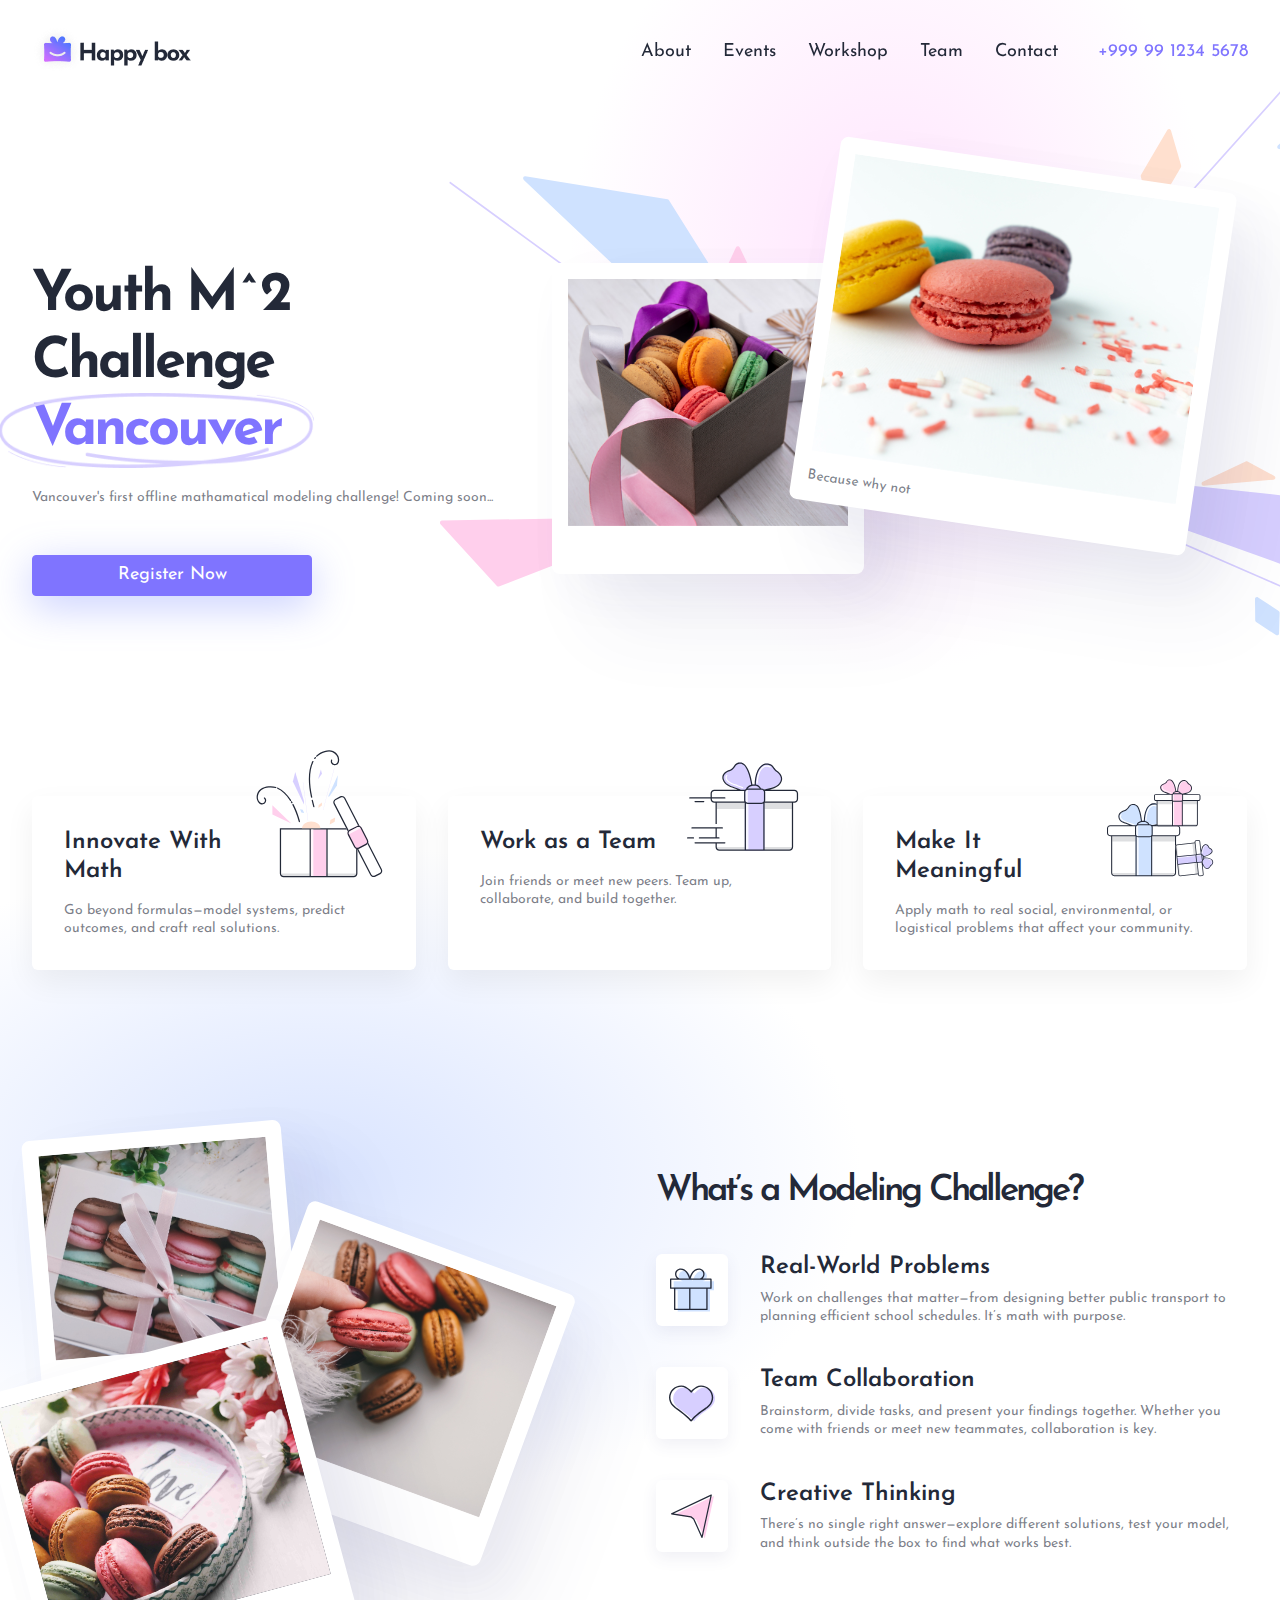
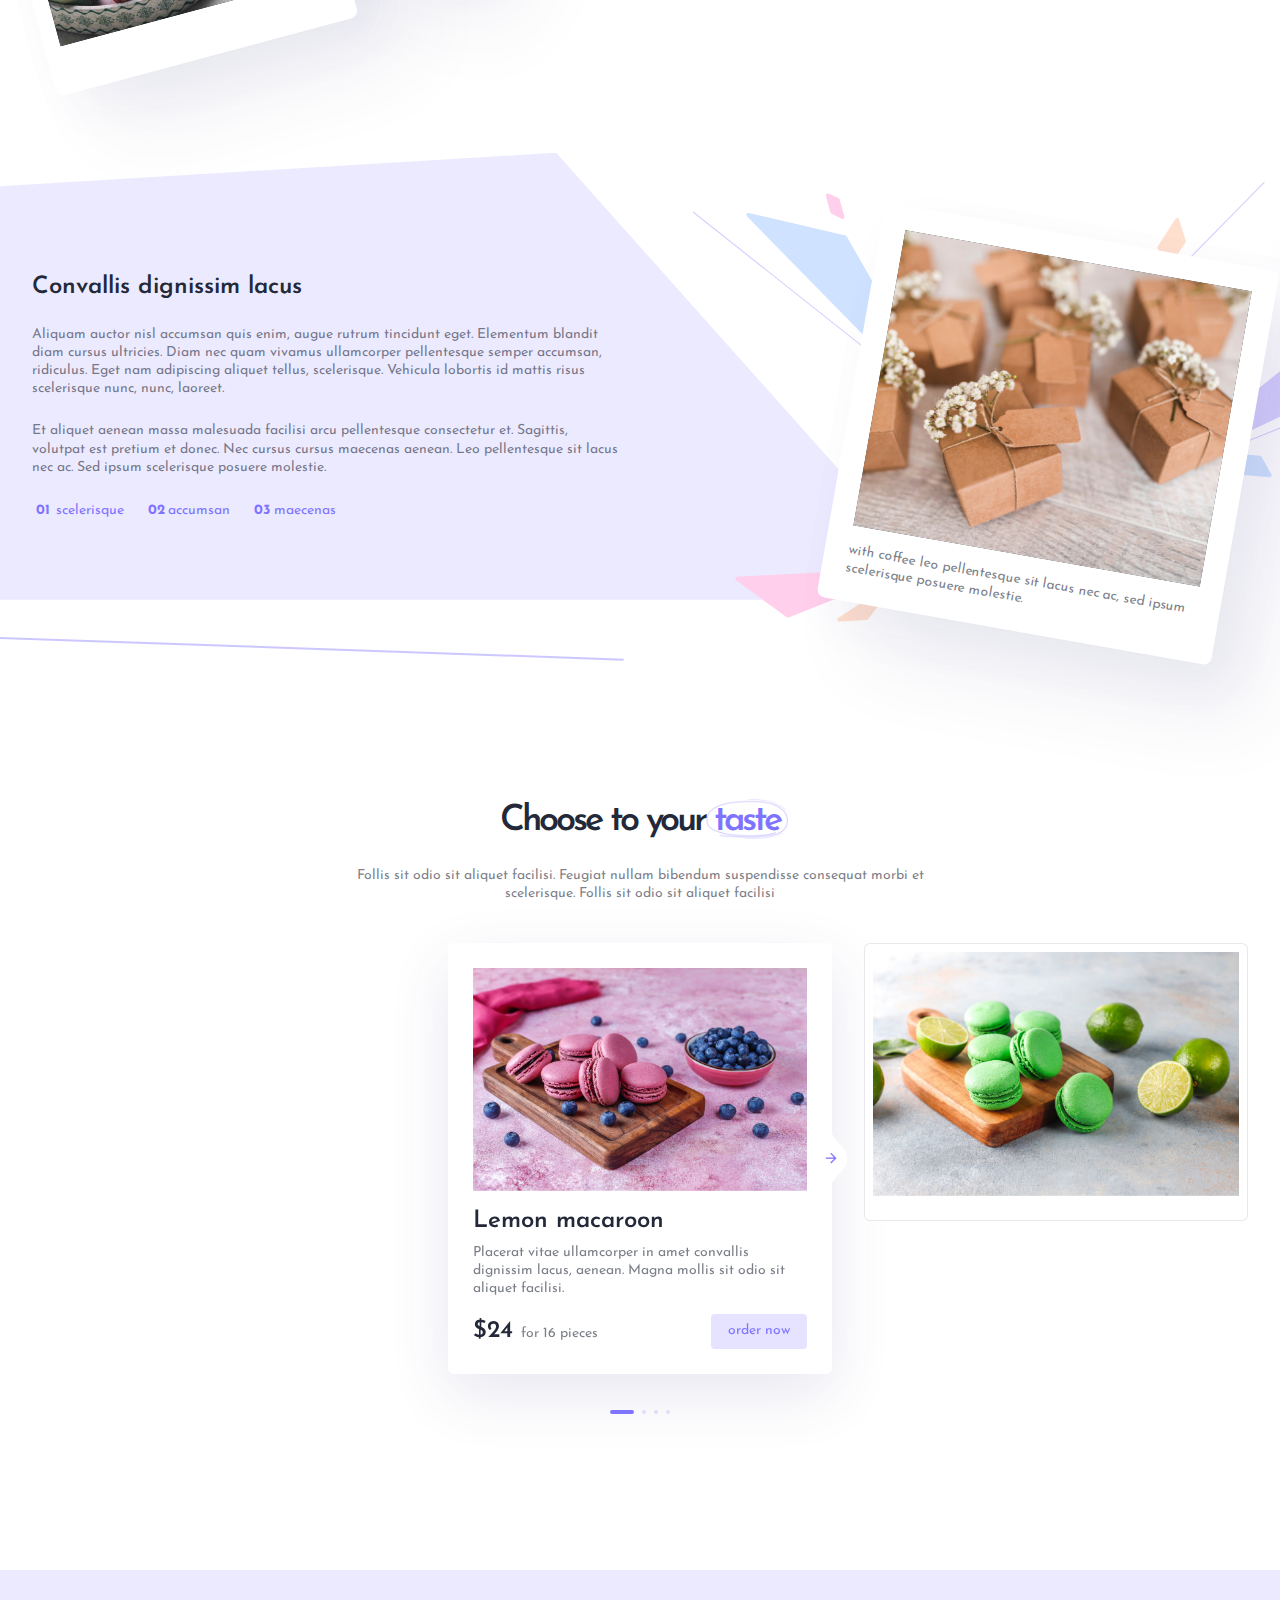
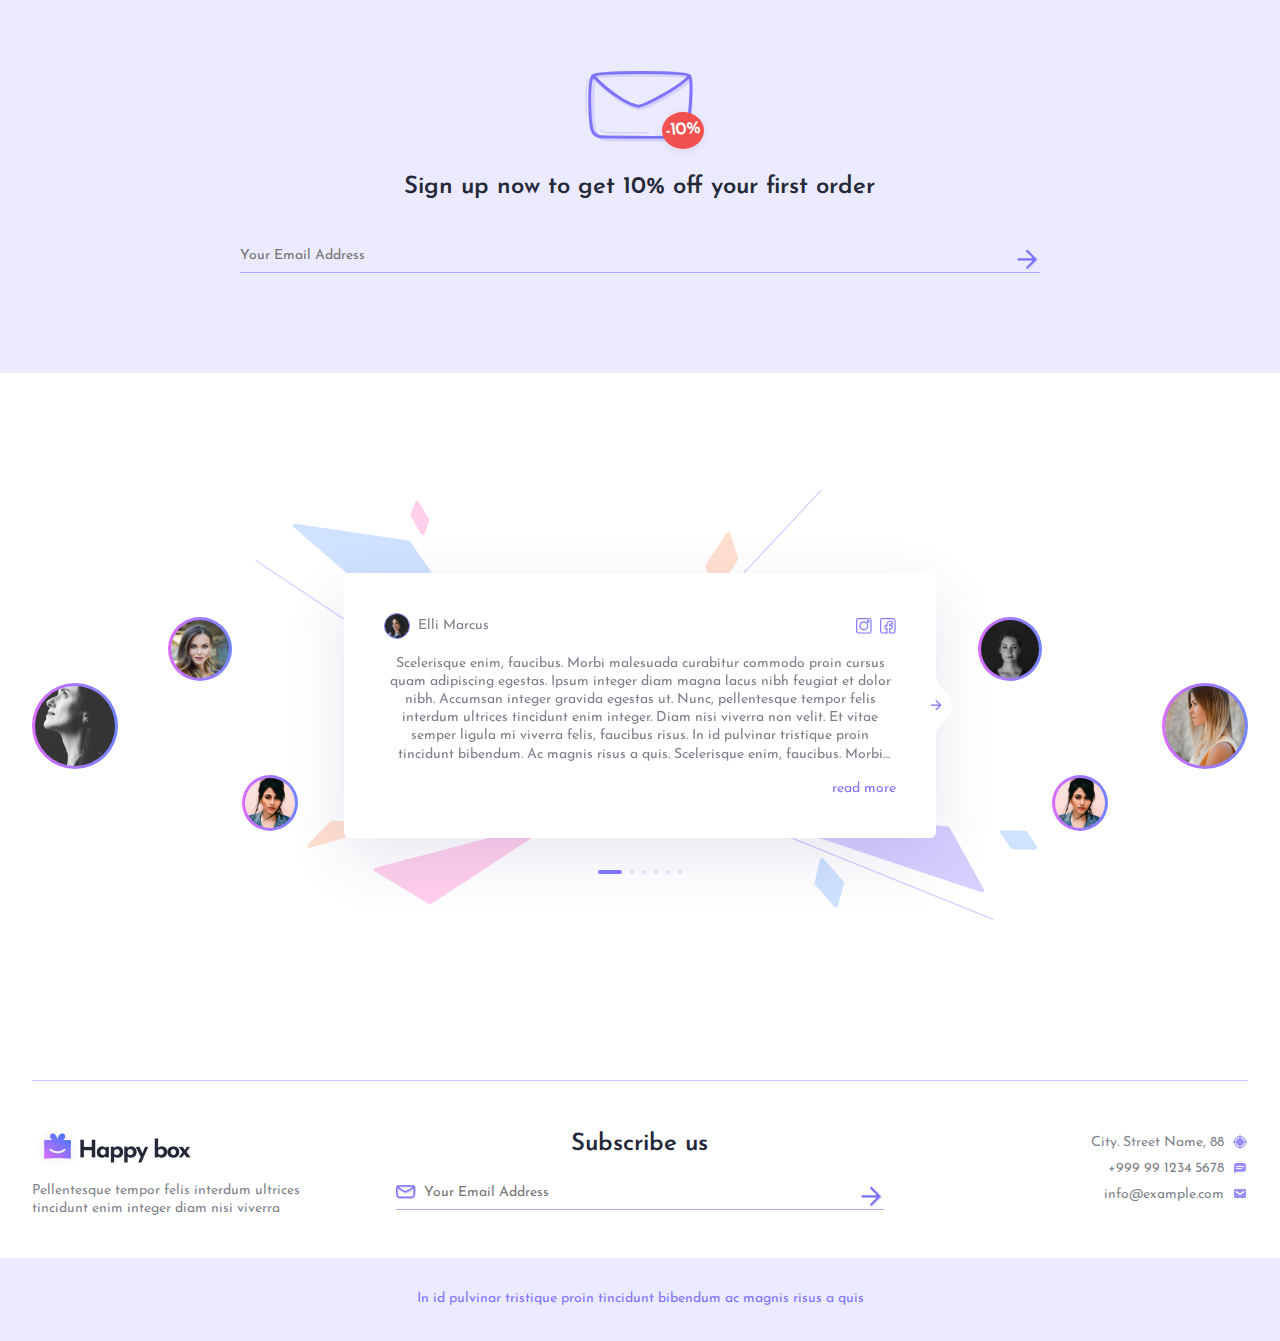
<file: HappyBox_LP_HTML/index.html>
<!DOCTYPE html>
<html lang="ru">

<head>
    <!-- partial:parts/_head.html -->
    <meta charset="utf-8">
    <title>Happy Box</title>
    <meta name="viewport" content="width=device-width, initial-scale=1 , maximum-scale=1, user-scalable=0">
    <meta http-equiv="x-ua-compatible" content="ie=edge">
    <link rel="stylesheet" href="css/libs.min.css" />
    <link rel="stylesheet" href="css/main.css" />
    <link href="images/favicon.ico" rel="shortcut icon" type="image/x-icon" />
    <link href="https://fonts.googleapis.com/css2?family=Josefin+Sans:wght@400;600;700&display=swap" rel="stylesheet">
    <!-- partial -->
</head>

<body>
    <div id="wrapper" class="wrapper">
        <!-- partial:parts/_header.html -->
        <header id="header" class="header">
            <div class="container">
                <!-- logo -->
                <div class="site-logo">
                    <a href="index.html" class="site-logo__link">
                        <picture>
                            <source media="(max-width: 767px)" srcset="images/logo-mob.png">
                            <source srcset="images/logo.png">
                            <img class="site-logo__img" src="images/logo.png" alt="logo" />
                        </picture>
                    </a>
                </div>
                <div class="header-mobile">

                    <div class="header-nav">
                        <div class="nav-toggle"><span class="nav-toggle__link"></span><span
                                class="nav-toggle__link"></span><span class="nav-toggle__link"></span></div>
                        <div class="header-nav__container">
                            <div class="header-nav__menu">
                                <nav class="nav">
                                    <ul class="nav__list">
                                        <li class="nav__item"><a href="#advantage" class="nav__link">About</a></li>
                                        <li class="nav__item"><a href="#experiences" class="nav__link">Events</a>
                                        </li>
                                        <li class="nav__item"><a href="#delivery" class="nav__link">Workshop</a></li>
                                        <li class="nav__item"><a href="#tastes" class="nav__link">Team</a></li>
                                        <li class="nav__item"><a href="#reviews" class="nav__link">Contact</a></li>
                                    </ul><!-- //nav__list -->
                                </nav><!-- //nav -->
                            </div>
                            <div class="header-nav__info">
                                <a href="tel:9999912345678">+999 99 1234 5678</a>
                            </div>
                        </div>
                    </div>
                </div>


            </div><!-- //container -->
        </header><!-- //site-header -->

        <!-- partial -->
        <main id="main" class="main">
            <section class="section main-section">
                <div class="container">
                    <div class="row">
                        <div class="col col_7 col_desktop-12 order-desktop-2">
                            <div class="photo-list main-photo">
                                <div class="main-photo__fon">
                                    <svg class="main-photo__fon_icon" width="927" height="615" viewBox="0 0 927 615"
                                        fill="none" xmlns="http://www.w3.org/2000/svg">
                                        <path
                                            d="M64.9452 549.713L9.1822 488.577C7.99173 487.272 8.81637 485.039 10.4997 485.01L233.372 481.131C235.53 481.094 236.074 484.399 234.04 485.19L66.9304 550.204C66.2376 550.474 65.4651 550.282 64.9452 549.713Z"
                                            fill="#FFCFEC" />
                                        <path
                                            d="M857.306 461.85L632.955 438.033C631.065 437.833 629.872 440.001 631.146 441.32L648.217 458.999C648.425 459.215 648.683 459.38 648.972 459.484L892.449 546.734C894.136 547.338 895.809 545.674 895.104 544.093L858.907 462.981C858.628 462.355 858.02 461.926 857.306 461.85Z"
                                            fill="#D7CFFF" />
                                        <path
                                            d="M235.062 168.41L349.396 350.256C349.674 350.699 349.789 351.23 349.716 351.743L345.101 384.316C344.877 385.901 343.09 386.533 341.932 385.436L91.5545 148.212C90.0978 146.832 91.1195 144.354 93.0183 144.662L233.677 167.467C234.237 167.558 234.742 167.902 235.062 168.41Z"
                                            fill="#CFE2FF" />
                                        <path fill-rule="evenodd" clip-rule="evenodd"
                                            d="M306.693 361.45C306.95 361.064 306.847 360.514 306.465 360.235L19.2685 150.296C18.9017 150.028 18.4132 150.11 18.1665 150.481C17.9097 150.867 18.0128 151.416 18.3945 151.695L305.591 361.634C305.958 361.903 306.447 361.821 306.693 361.45Z"
                                            fill="#D7CFFF" />
                                        <path fill-rule="evenodd" clip-rule="evenodd"
                                            d="M627.65 297.936C627.952 298.289 628.458 298.302 628.76 297.964L870.733 27.9001C871.016 27.5841 871.017 27.0759 870.735 26.7456C870.433 26.3923 869.927 26.3795 869.625 26.7175L627.652 296.781C627.369 297.097 627.368 297.606 627.65 297.936Z"
                                            fill="#D7CFFF" />
                                        <path
                                            d="M763.86 450.557L832.763 444.682C834.754 444.512 835.361 441.86 833.623 440.925L807.078 426.637C806.523 426.338 805.853 426.325 805.272 426.601L762.914 446.764C760.889 447.728 761.642 450.746 763.86 450.557Z"
                                            fill="#FFE0CF" />
                                        <path
                                            d="M837.832 117.53L860.471 125.155C861.055 125.351 861.697 125.226 862.197 124.819L885.54 105.753C886.772 104.746 886.522 102.676 885.102 102.127L863.403 93.7336C862.802 93.5012 862.126 93.6177 861.604 94.0435L837.321 113.877C836.06 114.907 836.357 117.033 837.832 117.53Z"
                                            fill="#CFE2FF" />
                                        <path
                                            d="M710.589 181.177L701.608 144.762C701.47 144.203 701.551 143.615 701.832 143.138L727.968 98.7494C728.836 97.2766 730.94 97.6407 731.434 99.3491L741.456 133.995C741.625 134.579 741.552 135.204 741.255 135.707L714.078 181.863C713.19 183.371 711.025 182.945 710.589 181.177Z"
                                            fill="#FFE0CF" />
                                        <path
                                            d="M310.413 258.955L317.319 242.204C317.519 241.717 317.501 241.166 317.268 240.676L305.088 215.013C304.349 213.455 302.068 213.387 301.361 214.902L293.992 230.676C293.757 231.179 293.763 231.763 294.008 232.28L306.652 258.921C307.409 260.516 309.761 260.537 310.413 258.955Z"
                                            fill="#FFCFEC" />
                                        <path
                                            d="M814.504 562.741L814.724 583.62C814.731 584.297 815.073 584.927 815.634 585.297L835.245 598.228C836.546 599.085 838.262 598.179 838.307 596.612L838.882 576.256C838.901 575.552 838.556 574.886 837.972 574.5L817.566 561.045C816.236 560.169 814.487 561.137 814.504 562.741Z"
                                            fill="#CFE2FF" />
                                        <path fill-rule="evenodd" clip-rule="evenodd"
                                            d="M581.397 437.351C581.165 437.763 581.324 438.257 581.75 438.442L902.686 578.094C903.095 578.272 903.598 578.098 903.821 577.702C904.054 577.29 903.894 576.796 903.468 576.611L582.532 436.959C582.123 436.781 581.62 436.955 581.397 437.351Z"
                                            fill="#D7CFFF" />
                                    </svg>
                                </div>
                                <div class="photo-item main-photo-item main-photo-item-1">
                                    <div class="photo-img">
                                        <div class="photo-img__block">
                                            <img src="images/content/main-page-1.jpg" alt="main-page-1">
                                        </div>
                                    </div>
                                    <div class="photo-info wysiwyg"></div>
                                </div>
                                <div class="photo-item main-photo-item main-photo-item-2">
                                    <div class="photo-img">
                                        <div class="photo-img__block">
                                            <img src="images/content/main-page-2.jpg" alt="main-page-2">
                                        </div>
                                    </div>
                                    <div class="photo-info wysiwyg">
                                        <p>Because why not</p>
                                    </div>

                                </div>

                            </div>
                        </div>
                        <div class="col col_5 col_desktop-12 order-desktop-1">
                            <div class="main-container">
                                <h1 class="h1 main-title">Youth M^2 Challenge<br><span
                                        class="round-border round-border-1">Vancouver</span></h1>
                                <div class="wysiwyg main-description">Vancouver's first offline mathamatical modeling
                                    challenge! Coming soon...
                                </div>
                                <button type="button" class="btn popup-init" data-popupname="location-popup">Register
                                    Now</button>
                            </div>
                        </div>
                    </div>
                </div>
            </section>
            <section id="advantage" class="section">
                <div class="container">
                    <div class="row">
                        <div class="dignity-item col col_4 col_mob-12">
                            <div class="dignity-block">
                                <div class="dignity-title">
                                    <h3 class="h3 title">Innovate With Math</h3>
                                    <div class="dignity-image">
                                        <img src="images/content/icon/present-1.svg" alt="present-1">
                                    </div>
                                </div>
                                <div class="dignity-description wysiwyg">
                                    <p>Go beyond formulas—model systems, predict outcomes, and craft real solutions.</p>
                                </div>
                            </div>
                        </div>
                        <div class="dignity-item col col_4 col_mob-12">
                            <div class="dignity-block">
                                <div class="dignity-title">
                                    <h3 class="h3 title">Work as a Team</h3>
                                    <div class="dignity-image">
                                        <img src="images/content/icon/present-2.svg" alt="present-2">
                                    </div>
                                </div>
                                <div class="dignity-description wysiwyg">
                                    <p>Join friends or meet new peers. Team up, collaborate, and build together.</p>
                                </div>
                            </div>
                        </div>
                        <div class="dignity-item col col_4 col_mob-12">
                            <div class="dignity-block">
                                <div class="dignity-title">
                                    <h3 class="h3 title">Make It Meaningful</h3>
                                    <div class="dignity-image">
                                        <img src="images/content/icon/present-3.svg" alt="present-3">
                                    </div>
                                </div>
                                <div class="dignity-description wysiwyg">
                                    <p>Apply math to real social, environmental, or logistical problems that affect your
                                        community.</p>
                                </div>
                            </div>
                        </div>

                    </div>
                </div><!-- //content -->
            </section>
            <section id="experiences" class="section">
                <div class="container">
                    <div class="row">
                        <div class="col col_6 col_desktop-12">
                            <div class="photo-list emotional-photo">
                                <div class="photo-item emotional-photo__item emotional-photo__item-1">
                                    <div class="photo-img">
                                        <div class="photo-img__block">
                                            <img src="images/content/main-page-3.jpg" alt="main-page-3">
                                        </div>
                                    </div>
                                    <div class="photo-info wysiwyg"></div>
                                </div>
                                <div class="photo-item emotional-photo__item emotional-photo__item-2">
                                    <div class="photo-img">
                                        <div class="photo-img__block">
                                            <img src="images/content/main-page-4.jpg" alt="main-page-4">
                                        </div>
                                    </div>
                                    <div class="photo-info wysiwyg"></div>

                                </div>
                                <div class="photo-item emotional-photo__item emotional-photo__item-3">
                                    <div class="photo-img">
                                        <div class="photo-img__block">
                                            <img src="images/content/main-page-5.jpg" alt="main-page-5">
                                        </div>
                                    </div>
                                    <div class="photo-info wysiwyg"></div>
                                </div>

                            </div>
                        </div>
                        <div class="col col_6 col_desktop-12">
                            <h2 class="h2 emotional-title">What’s a Modeling Challenge?</h2>
                            <div class="emotional-list">
                                <div class="emotional-item">
                                    <div class="emotional-block">
                                        <div class="emotional-icon">
                                            <img src="images/content/icon/present-4.svg" alt="present-4">
                                        </div>
                                        <div class="emotional-info">
                                            <h3 class="h3 emotional-subtitle">Real-World Problems</h3>
                                            <div class="emotional-description wysiwyg">
                                                <p>Work on challenges that matter—from designing better public transport
                                                    to planning efficient school schedules. It’s math
                                                    with purpose.</p>
                                            </div>
                                        </div>
                                    </div>
                                </div>
                                <div class="emotional-item">
                                    <div class="emotional-block">
                                        <div class="emotional-icon">
                                            <img src="images/content/icon/present-5.svg" alt="present-5">
                                        </div>
                                        <div class="emotional-info">
                                            <h3 class="h3 emotional-subtitle">Team Collaboration</h3>
                                            <div class="emotional-description wysiwyg">
                                                <p>Brainstorm, divide tasks, and present your findings together. Whether
                                                    you come with friends or meet new teammates,
                                                    collaboration is key.</p>
                                            </div>
                                        </div>
                                    </div>
                                </div>
                                <div class="emotional-item">
                                    <div class="emotional-block">
                                        <div class="emotional-icon">
                                            <img src="images/content/icon/present-6.svg" alt="present-6">
                                        </div>
                                        <div class="emotional-info">
                                            <h3 class="h3 emotional-subtitle">Creative Thinking</h3>
                                            <div class="emotional-description wysiwyg">
                                                <p>There’s no single right answer—explore different solutions, test your
                                                    model, and think outside the box to find what
                                                    works best.</p>
                                            </div>
                                        </div>
                                    </div>
                                </div>
                            </div>
                        </div>
                    </div>
                </div>
            </section>
            <section id="delivery" class="section">
                <div class="container">
                    <div class="row">
                        <div class="col col_6 col_desktop-12">
                            <div class="description-container">
                                <div class="wysiwyg">
                                    <h3>Convallis dignissim lacus</h3>
                                    <p>Aliquam auctor nisl accumsan quis enim, augue rutrum tincidunt eget. Elementum
                                        blandit diam cursus ultricies. Diam nec quam vivamus ullamcorper pellentesque
                                        semper accumsan, ridiculus. Eget nam adipiscing aliquet tellus, scelerisque.
                                        Vehicula lobortis id mattis risus scelerisque nunc, nunc, laoreet. </p>
                                    <p>Et aliquet aenean massa malesuada facilisi arcu pellentesque consectetur et.
                                        Sagittis, volutpat est pretium et donec. Nec cursus cursus maecenas aenean. Leo
                                        pellentesque sit lacus nec ac. Sed ipsum scelerisque posuere molestie.</p>
                                    <ol>
                                        <li>scelerisque</li>
                                        <li>accumsan</li>
                                        <li>maecenas</li>
                                    </ol>
                                </div>
                            </div>
                        </div>
                        <div class="col col_1 col_desktop-12"></div>
                        <div class="col col_5 col_desktop-12">
                            <div class="description-photo">
                                <div class="description-photo-item">
                                    <div class="description-photo-fon">
                                        <svg class="description-photo-fon__icon" width="730" height="521"
                                            viewBox="0 0 730 521" fill="none" xmlns="http://www.w3.org/2000/svg">
                                            <path
                                                d="M113.437 472.426L60.5453 433.833C59.0248 432.724 59.7391 430.319 61.6187 430.22L233.889 421.123C236.148 421.003 236.838 424.138 234.737 424.977L115.358 472.668C114.719 472.923 113.993 472.832 113.437 472.426Z"
                                                fill="#FFCFEC" />
                                            <path
                                                d="M642.663 204.072L517.834 303.902C516.341 305.096 517.213 307.503 519.124 307.464L535.472 307.125C535.756 307.119 536.035 307.053 536.291 306.931L705.695 226.192C707.34 225.408 707.164 223.011 705.422 222.475L644.501 203.723C643.868 203.528 643.18 203.659 642.663 204.072Z"
                                                fill="#D7CFFF" />
                                            <path
                                                d="M175.909 75.4038L250.43 205.314C250.685 205.758 250.76 206.282 250.64 206.779L245.698 227.254C245.33 228.781 243.425 229.307 242.326 228.185L71.7965 54.2124C70.3953 52.7828 71.7305 50.4094 73.6798 50.8649L174.629 74.4514C175.17 74.5776 175.633 74.9226 175.909 75.4038Z"
                                                fill="#CFE2FF" />
                                            <path fill-rule="evenodd" clip-rule="evenodd"
                                                d="M218.177 210.476C218.392 210.228 218.356 209.851 218.099 209.647L16.4488 49.6296C16.2068 49.4375 15.8563 49.4704 15.6542 49.7042C15.4398 49.9523 15.4751 50.329 15.732 50.5329L217.383 210.551C217.625 210.743 217.975 210.71 218.177 210.476Z"
                                                fill="#D7CFFF" />
                                            <path fill-rule="evenodd" clip-rule="evenodd"
                                                d="M430.486 203.027C430.711 203.267 431.089 203.271 431.319 203.037L611.715 19.3916C611.932 19.1711 611.936 18.8192 611.725 18.5935C611.501 18.3541 611.122 18.3495 610.892 18.5835L430.496 202.229C430.28 202.45 430.275 202.802 430.486 203.027Z"
                                                fill="#D7CFFF" />
                                            <path
                                                d="M221.678 437.247L167.08 473.158C165.376 474.278 166.245 476.931 168.281 476.826L196.589 475.378C197.176 475.348 197.72 475.061 198.077 474.594L224.367 440.131C225.732 438.342 223.559 436.01 221.678 437.247Z"
                                                fill="#FFE0CF" />
                                            <path
                                                d="M679.835 173.535L695.82 176.737C696.449 176.863 697.101 176.68 697.572 176.243L712.328 162.563C713.498 161.479 712.99 159.529 711.441 159.153L696.04 155.41C695.388 155.251 694.7 155.43 694.208 155.886L678.869 170.107C677.672 171.217 678.236 173.215 679.835 173.535Z"
                                                fill="#CFE2FF" />
                                            <path
                                                d="M506.272 110.843L499.963 87.5114C499.816 86.9646 499.907 86.3806 500.214 85.9047L518.889 56.9746C519.807 55.5533 521.965 55.8422 522.476 57.4547L529.516 79.6532C529.696 80.2219 529.613 80.8413 529.29 81.3425L509.883 111.405C508.943 112.861 506.724 112.515 506.272 110.843Z"
                                                fill="#FFE0CF" />
                                            <path
                                                d="M170.79 56.8224L160.104 51.5616C159.595 51.3114 159.217 50.8574 159.063 50.3124L154.151 32.9732C153.69 31.3455 155.332 29.9162 156.881 30.5974L167.386 35.2188C167.932 35.459 168.342 35.9304 168.505 36.5044L173.598 54.4829C174.07 56.1495 172.344 57.5874 170.79 56.8224Z"
                                                fill="#FFCFEC" />
                                            <path
                                                d="M577.777 304.754L588.988 323.282C589.32 323.832 589.896 324.188 590.536 324.24L616.841 326.385C618.43 326.515 619.525 324.823 618.755 323.427L608.597 304.984C608.274 304.396 607.677 304.01 607.008 303.955L579.65 301.725C578.024 301.592 576.932 303.358 577.777 304.754Z"
                                                fill="#CFE2FF" />
                                            <path fill-rule="evenodd" clip-rule="evenodd"
                                                d="M489.728 330.714C489.837 331.023 490.182 331.179 490.487 331.056L729.332 235.027C729.618 234.912 729.763 234.591 729.66 234.3C729.551 233.991 729.206 233.835 728.902 233.957L490.056 329.986C489.77 330.102 489.625 330.422 489.728 330.714Z"
                                                fill="#D7CFFF" />
                                        </svg>
                                    </div>
                                    <div class="photo-item description-photo-item-1">
                                        <div class="photo-img">
                                            <div class="photo-img__block">
                                                <img src="images/content/photo-block-1.jpg" alt="photo-block-1">
                                            </div>
                                        </div>
                                        <div class="photo-info wysiwyg">
                                            <p>with coffee leo pellentesque sit lacus nec ac, sed ipsum scelerisque
                                                posuere molestie.</p>
                                        </div>
                                    </div>
                                </div>
                            </div>
                        </div>
                    </div>
                </div>
            </section>
            <section id="tastes" class="section section-main__post">
                <div class="container">
                    <div class="row">
                        <div class="col col_3 col_desktop-12"></div>
                        <div class="col col_6 col_desktop-12">
                            <div class="post-description text-center text-mob-left">
                                <h2 class="h2 title">Choose to your <span
                                        class="round-border round-border-2">taste</span></h2>
                                <div class="wysiwyg">
                                    <p>Follis sit odio sit aliquet facilisi. Feugiat nullam bibendum suspendisse
                                        consequat morbi et scelerisque. Follis sit odio sit aliquet facilisi</p>
                                </div>
                            </div>
                        </div>
                        <div class="col col_3 col_desktop-12"></div>
                    </div>

                    <div class="post-slider slider" style="margin-bottom: 50px">
                        <div class="swiper-container post-slider__container">
                            <div class="swiper-wrapper post-slider__wrapper">
                                <div class="swiper-slide slider-item post-slider__item">
                                    <div class="post-slider__image">
                                        <img src="images/content/main-page-7.jpg" alt="main-page-7">
                                    </div>
                                    <div class="post-slider__info">
                                        <h3 class="h3 title">Lemon macaroon</h3>
                                        <div class="wysiwyg">
                                            <p>Placerat vitae ullamcorper in amet convallis dignissim lacus, aenean.
                                                Magna mollis sit odio sit aliquet facilisi. </p>
                                        </div>
                                        <div class="display-flex justify-between align-center flex-wrap">
                                            <div class="prise">
                                                $24
                                                <span class="pieces">
                                                    for 16 pieces
                                                </span>
                                            </div>
                                            <button type="button" class="btn btn_secondary">order now</button>
                                        </div>
                                    </div>
                                    <div class="slider-next post-slider__next">
                                        <svg class="icon" width="24" height="24" viewBox="0 0 24 24"
                                            xmlns="http://www.w3.org/2000/svg">
                                            <path opacity="0.2" fill-rule="evenodd" clip-rule="evenodd"
                                                d="M12.2828 2.76273C12.4781 2.56747 12.7947 2.56747 12.9899 2.76273L21.9192 11.692C22.1145 11.8873 22.1145 12.2039 21.9192 12.3991L12.9899 21.3284C12.7947 21.5237 12.4781 21.5237 12.2828 21.3284L11.7172 20.7627C11.5219 20.5675 11.5219 20.2509 11.7172 20.0556L17.9737 13.7991C18.2886 13.4841 18.0656 12.9456 17.6201 12.9456H3.5C3.22386 12.9456 3 12.7217 3 12.4456V11.6456C3 11.3694 3.22386 11.1456 3.5 11.1456H17.6201C18.0656 11.1456 18.2886 10.607 17.9737 10.292L11.7172 4.03553C11.5219 3.84026 11.5219 3.52368 11.7172 3.32842L12.2828 2.76273Z" />
                                            <path fill-rule="evenodd" clip-rule="evenodd"
                                                d="M10.9419 1.85355C11.1372 1.65829 11.4538 1.65829 11.649 1.85355L20.7374 10.9419C20.9327 11.1372 20.9327 11.4538 20.7374 11.649L11.649 20.7374C11.4538 20.9327 11.1372 20.9327 10.9419 20.7374L10.0581 19.8536C9.8628 19.6583 9.86279 19.3417 10.0581 19.1464L15.9305 13.274C16.2454 12.9591 16.0224 12.4205 15.5769 12.4205H2C1.72386 12.4205 1.5 12.1966 1.5 11.9205V10.6705C1.5 10.3944 1.72386 10.1705 2 10.1705H15.5769C16.0224 10.1705 16.2454 9.63192 15.9305 9.31694L10.0581 3.44454C9.86279 3.24928 9.8628 2.9327 10.0581 2.73744L10.9419 1.85355Z" />
                                        </svg>
                                    </div>
                                    <div class="slider-prev post-slider__prev">
                                        <svg class="icon" width="24" height="24" viewBox="0 0 24 24"
                                            xmlns="http://www.w3.org/2000/svg">
                                            <path opacity="0.2" fill-rule="evenodd" clip-rule="evenodd"
                                                d="M11.7172 2.76273C11.5219 2.56747 11.2053 2.56747 11.0101 2.76273L2.08076 11.692C1.8855 11.8873 1.8855 12.2039 2.08076 12.3991L11.0101 21.3284C11.2053 21.5237 11.5219 21.5237 11.7172 21.3284L12.2828 20.7627C12.4781 20.5675 12.4781 20.2509 12.2828 20.0556L6.02634 13.7991C5.71136 13.4841 5.93445 12.9456 6.3799 12.9456H20.5C20.7761 12.9456 21 12.7217 21 12.4456V11.6456C21 11.3694 20.7761 11.1456 20.5 11.1456H6.3799C5.93445 11.1456 5.71136 10.607 6.02634 10.292L12.2828 4.03553C12.4781 3.84026 12.4781 3.52368 12.2828 3.32842L11.7172 2.76273Z" />
                                            <path fill-rule="evenodd" clip-rule="evenodd"
                                                d="M13.0581 1.85355C12.8628 1.65829 12.5462 1.65829 12.351 1.85355L3.26257 10.9419C3.0673 11.1372 3.0673 11.4538 3.26256 11.649L12.351 20.7374C12.5462 20.9327 12.8628 20.9327 13.0581 20.7374L13.9419 19.8536C14.1372 19.6583 14.1372 19.3417 13.9419 19.1464L8.06954 13.274C7.75456 12.9591 7.97765 12.4205 8.4231 12.4205H22C22.2761 12.4205 22.5 12.1966 22.5 11.9205V10.6705C22.5 10.3944 22.2761 10.1705 22 10.1705H8.4231C7.97765 10.1705 7.75456 9.63192 8.06954 9.31694L13.9419 3.44454C14.1372 3.24928 14.1372 2.9327 13.9419 2.73744L13.0581 1.85355Z" />
                                        </svg>
                                    </div>
                                </div>
                                <div class="swiper-slide slider-item post-slider__item">
                                    <div class="post-slider__image">
                                        <img src="images/content/main-page-8.jpg" alt="main-page-8">
                                    </div>
                                    <div class="post-slider__info">
                                        <h3 class="h3 title">Lemon macaroon</h3>
                                        <div class="wysiwyg">
                                            <p>Placerat vitae ullamcorper in amet convallis dignissim lacus, aenean.
                                                Magna mollis sit odio sit aliquet facilisi. </p>
                                        </div>
                                        <div class="display-flex justify-between align-center flex-wrap">
                                            <div class="prise">
                                                $24
                                                <span class="pieces">
                                                    for 16 pieces
                                                </span>
                                            </div>
                                            <button type="button" class="btn btn_secondary">order now</button>
                                        </div>
                                    </div>
                                    <div class="slider-next post-slider__next">
                                        <svg class="icon" width="24" height="24" viewBox="0 0 24 24"
                                            xmlns="http://www.w3.org/2000/svg">
                                            <path opacity="0.2" fill-rule="evenodd" clip-rule="evenodd"
                                                d="M12.2828 2.76273C12.4781 2.56747 12.7947 2.56747 12.9899 2.76273L21.9192 11.692C22.1145 11.8873 22.1145 12.2039 21.9192 12.3991L12.9899 21.3284C12.7947 21.5237 12.4781 21.5237 12.2828 21.3284L11.7172 20.7627C11.5219 20.5675 11.5219 20.2509 11.7172 20.0556L17.9737 13.7991C18.2886 13.4841 18.0656 12.9456 17.6201 12.9456H3.5C3.22386 12.9456 3 12.7217 3 12.4456V11.6456C3 11.3694 3.22386 11.1456 3.5 11.1456H17.6201C18.0656 11.1456 18.2886 10.607 17.9737 10.292L11.7172 4.03553C11.5219 3.84026 11.5219 3.52368 11.7172 3.32842L12.2828 2.76273Z" />
                                            <path fill-rule="evenodd" clip-rule="evenodd"
                                                d="M10.9419 1.85355C11.1372 1.65829 11.4538 1.65829 11.649 1.85355L20.7374 10.9419C20.9327 11.1372 20.9327 11.4538 20.7374 11.649L11.649 20.7374C11.4538 20.9327 11.1372 20.9327 10.9419 20.7374L10.0581 19.8536C9.8628 19.6583 9.86279 19.3417 10.0581 19.1464L15.9305 13.274C16.2454 12.9591 16.0224 12.4205 15.5769 12.4205H2C1.72386 12.4205 1.5 12.1966 1.5 11.9205V10.6705C1.5 10.3944 1.72386 10.1705 2 10.1705H15.5769C16.0224 10.1705 16.2454 9.63192 15.9305 9.31694L10.0581 3.44454C9.86279 3.24928 9.8628 2.9327 10.0581 2.73744L10.9419 1.85355Z" />
                                        </svg>
                                    </div>
                                    <div class="slider-prev post-slider__prev">
                                        <svg class="icon" width="24" height="24" viewBox="0 0 24 24"
                                            xmlns="http://www.w3.org/2000/svg">
                                            <path opacity="0.2" fill-rule="evenodd" clip-rule="evenodd"
                                                d="M11.7172 2.76273C11.5219 2.56747 11.2053 2.56747 11.0101 2.76273L2.08076 11.692C1.8855 11.8873 1.8855 12.2039 2.08076 12.3991L11.0101 21.3284C11.2053 21.5237 11.5219 21.5237 11.7172 21.3284L12.2828 20.7627C12.4781 20.5675 12.4781 20.2509 12.2828 20.0556L6.02634 13.7991C5.71136 13.4841 5.93445 12.9456 6.3799 12.9456H20.5C20.7761 12.9456 21 12.7217 21 12.4456V11.6456C21 11.3694 20.7761 11.1456 20.5 11.1456H6.3799C5.93445 11.1456 5.71136 10.607 6.02634 10.292L12.2828 4.03553C12.4781 3.84026 12.4781 3.52368 12.2828 3.32842L11.7172 2.76273Z" />
                                            <path fill-rule="evenodd" clip-rule="evenodd"
                                                d="M13.0581 1.85355C12.8628 1.65829 12.5462 1.65829 12.351 1.85355L3.26257 10.9419C3.0673 11.1372 3.0673 11.4538 3.26256 11.649L12.351 20.7374C12.5462 20.9327 12.8628 20.9327 13.0581 20.7374L13.9419 19.8536C14.1372 19.6583 14.1372 19.3417 13.9419 19.1464L8.06954 13.274C7.75456 12.9591 7.97765 12.4205 8.4231 12.4205H22C22.2761 12.4205 22.5 12.1966 22.5 11.9205V10.6705C22.5 10.3944 22.2761 10.1705 22 10.1705H8.4231C7.97765 10.1705 7.75456 9.63192 8.06954 9.31694L13.9419 3.44454C14.1372 3.24928 14.1372 2.9327 13.9419 2.73744L13.0581 1.85355Z" />
                                        </svg>
                                    </div>
                                </div>
                                <div class="swiper-slide slider-item post-slider__item">
                                    <div class="post-slider__image">
                                        <img src="images/content/main-page-9.jpg" alt="main-page-9">
                                    </div>
                                    <div class="post-slider__info">
                                        <h3 class="h3 title">Lemon macaroon</h3>
                                        <div class="wysiwyg">
                                            <p>Placerat vitae ullamcorper in amet convallis dignissim lacus, aenean.
                                                Magna mollis sit odio sit aliquet facilisi. </p>
                                        </div>
                                        <div class="display-flex justify-between align-center flex-wrap">
                                            <div class="prise">
                                                $24
                                                <span class="pieces">
                                                    for 16 pieces
                                                </span>
                                            </div>
                                            <button type="button" class="btn btn_secondary">order now</button>
                                        </div>
                                    </div>
                                    <div class="slider-next post-slider__next">
                                        <svg class="icon" width="24" height="24" viewBox="0 0 24 24"
                                            xmlns="http://www.w3.org/2000/svg">
                                            <path opacity="0.2" fill-rule="evenodd" clip-rule="evenodd"
                                                d="M12.2828 2.76273C12.4781 2.56747 12.7947 2.56747 12.9899 2.76273L21.9192 11.692C22.1145 11.8873 22.1145 12.2039 21.9192 12.3991L12.9899 21.3284C12.7947 21.5237 12.4781 21.5237 12.2828 21.3284L11.7172 20.7627C11.5219 20.5675 11.5219 20.2509 11.7172 20.0556L17.9737 13.7991C18.2886 13.4841 18.0656 12.9456 17.6201 12.9456H3.5C3.22386 12.9456 3 12.7217 3 12.4456V11.6456C3 11.3694 3.22386 11.1456 3.5 11.1456H17.6201C18.0656 11.1456 18.2886 10.607 17.9737 10.292L11.7172 4.03553C11.5219 3.84026 11.5219 3.52368 11.7172 3.32842L12.2828 2.76273Z" />
                                            <path fill-rule="evenodd" clip-rule="evenodd"
                                                d="M10.9419 1.85355C11.1372 1.65829 11.4538 1.65829 11.649 1.85355L20.7374 10.9419C20.9327 11.1372 20.9327 11.4538 20.7374 11.649L11.649 20.7374C11.4538 20.9327 11.1372 20.9327 10.9419 20.7374L10.0581 19.8536C9.8628 19.6583 9.86279 19.3417 10.0581 19.1464L15.9305 13.274C16.2454 12.9591 16.0224 12.4205 15.5769 12.4205H2C1.72386 12.4205 1.5 12.1966 1.5 11.9205V10.6705C1.5 10.3944 1.72386 10.1705 2 10.1705H15.5769C16.0224 10.1705 16.2454 9.63192 15.9305 9.31694L10.0581 3.44454C9.86279 3.24928 9.8628 2.9327 10.0581 2.73744L10.9419 1.85355Z" />
                                        </svg>
                                    </div>
                                    <div class="slider-prev post-slider__prev">
                                        <svg class="icon" width="24" height="24" viewBox="0 0 24 24"
                                            xmlns="http://www.w3.org/2000/svg">
                                            <path opacity="0.2" fill-rule="evenodd" clip-rule="evenodd"
                                                d="M11.7172 2.76273C11.5219 2.56747 11.2053 2.56747 11.0101 2.76273L2.08076 11.692C1.8855 11.8873 1.8855 12.2039 2.08076 12.3991L11.0101 21.3284C11.2053 21.5237 11.5219 21.5237 11.7172 21.3284L12.2828 20.7627C12.4781 20.5675 12.4781 20.2509 12.2828 20.0556L6.02634 13.7991C5.71136 13.4841 5.93445 12.9456 6.3799 12.9456H20.5C20.7761 12.9456 21 12.7217 21 12.4456V11.6456C21 11.3694 20.7761 11.1456 20.5 11.1456H6.3799C5.93445 11.1456 5.71136 10.607 6.02634 10.292L12.2828 4.03553C12.4781 3.84026 12.4781 3.52368 12.2828 3.32842L11.7172 2.76273Z" />
                                            <path fill-rule="evenodd" clip-rule="evenodd"
                                                d="M13.0581 1.85355C12.8628 1.65829 12.5462 1.65829 12.351 1.85355L3.26257 10.9419C3.0673 11.1372 3.0673 11.4538 3.26256 11.649L12.351 20.7374C12.5462 20.9327 12.8628 20.9327 13.0581 20.7374L13.9419 19.8536C14.1372 19.6583 14.1372 19.3417 13.9419 19.1464L8.06954 13.274C7.75456 12.9591 7.97765 12.4205 8.4231 12.4205H22C22.2761 12.4205 22.5 12.1966 22.5 11.9205V10.6705C22.5 10.3944 22.2761 10.1705 22 10.1705H8.4231C7.97765 10.1705 7.75456 9.63192 8.06954 9.31694L13.9419 3.44454C14.1372 3.24928 14.1372 2.9327 13.9419 2.73744L13.0581 1.85355Z" />
                                        </svg>
                                    </div>
                                </div>
                                <div class="swiper-slide slider-item post-slider__item">
                                    <div class="post-slider__image">
                                        <img src="images/content/main-page-10.jpg" alt="main-page-10">
                                    </div>
                                    <div class="post-slider__info">
                                        <h3 class="h3 title">Lemon macaroon</h3>
                                        <div class="wysiwyg">
                                            <p>Placerat vitae ullamcorper in amet convallis dignissim lacus, aenean.
                                                Magna mollis sit odio sit aliquet facilisi. </p>
                                        </div>
                                        <div class="display-flex justify-between align-center flex-wrap">
                                            <div class="prise">
                                                $24
                                                <span class="pieces">
                                                    for 16 pieces
                                                </span>
                                            </div>
                                            <button type="button" class="btn btn_secondary">order now</button>
                                        </div>
                                    </div>
                                    <div class="slider-next post-slider__next">
                                        <svg class="icon" width="24" height="24" viewBox="0 0 24 24"
                                            xmlns="http://www.w3.org/2000/svg">
                                            <path opacity="0.2" fill-rule="evenodd" clip-rule="evenodd"
                                                d="M12.2828 2.76273C12.4781 2.56747 12.7947 2.56747 12.9899 2.76273L21.9192 11.692C22.1145 11.8873 22.1145 12.2039 21.9192 12.3991L12.9899 21.3284C12.7947 21.5237 12.4781 21.5237 12.2828 21.3284L11.7172 20.7627C11.5219 20.5675 11.5219 20.2509 11.7172 20.0556L17.9737 13.7991C18.2886 13.4841 18.0656 12.9456 17.6201 12.9456H3.5C3.22386 12.9456 3 12.7217 3 12.4456V11.6456C3 11.3694 3.22386 11.1456 3.5 11.1456H17.6201C18.0656 11.1456 18.2886 10.607 17.9737 10.292L11.7172 4.03553C11.5219 3.84026 11.5219 3.52368 11.7172 3.32842L12.2828 2.76273Z" />
                                            <path fill-rule="evenodd" clip-rule="evenodd"
                                                d="M10.9419 1.85355C11.1372 1.65829 11.4538 1.65829 11.649 1.85355L20.7374 10.9419C20.9327 11.1372 20.9327 11.4538 20.7374 11.649L11.649 20.7374C11.4538 20.9327 11.1372 20.9327 10.9419 20.7374L10.0581 19.8536C9.8628 19.6583 9.86279 19.3417 10.0581 19.1464L15.9305 13.274C16.2454 12.9591 16.0224 12.4205 15.5769 12.4205H2C1.72386 12.4205 1.5 12.1966 1.5 11.9205V10.6705C1.5 10.3944 1.72386 10.1705 2 10.1705H15.5769C16.0224 10.1705 16.2454 9.63192 15.9305 9.31694L10.0581 3.44454C9.86279 3.24928 9.8628 2.9327 10.0581 2.73744L10.9419 1.85355Z" />
                                        </svg>
                                    </div>
                                    <div class="slider-prev post-slider__prev">
                                        <svg class="icon" width="24" height="24" viewBox="0 0 24 24"
                                            xmlns="http://www.w3.org/2000/svg">
                                            <path opacity="0.2" fill-rule="evenodd" clip-rule="evenodd"
                                                d="M11.7172 2.76273C11.5219 2.56747 11.2053 2.56747 11.0101 2.76273L2.08076 11.692C1.8855 11.8873 1.8855 12.2039 2.08076 12.3991L11.0101 21.3284C11.2053 21.5237 11.5219 21.5237 11.7172 21.3284L12.2828 20.7627C12.4781 20.5675 12.4781 20.2509 12.2828 20.0556L6.02634 13.7991C5.71136 13.4841 5.93445 12.9456 6.3799 12.9456H20.5C20.7761 12.9456 21 12.7217 21 12.4456V11.6456C21 11.3694 20.7761 11.1456 20.5 11.1456H6.3799C5.93445 11.1456 5.71136 10.607 6.02634 10.292L12.2828 4.03553C12.4781 3.84026 12.4781 3.52368 12.2828 3.32842L11.7172 2.76273Z" />
                                            <path fill-rule="evenodd" clip-rule="evenodd"
                                                d="M13.0581 1.85355C12.8628 1.65829 12.5462 1.65829 12.351 1.85355L3.26257 10.9419C3.0673 11.1372 3.0673 11.4538 3.26256 11.649L12.351 20.7374C12.5462 20.9327 12.8628 20.9327 13.0581 20.7374L13.9419 19.8536C14.1372 19.6583 14.1372 19.3417 13.9419 19.1464L8.06954 13.274C7.75456 12.9591 7.97765 12.4205 8.4231 12.4205H22C22.2761 12.4205 22.5 12.1966 22.5 11.9205V10.6705C22.5 10.3944 22.2761 10.1705 22 10.1705H8.4231C7.97765 10.1705 7.75456 9.63192 8.06954 9.31694L13.9419 3.44454C14.1372 3.24928 14.1372 2.9327 13.9419 2.73744L13.0581 1.85355Z" />
                                        </svg>
                                    </div>
                                </div>
                            </div>
                            <div class="swiper-pagination slider-pagination  post-slider__pagination"></div>
                        </div>
                    </div>

                </div>
            </section>
            <section class="section section_secondary-bg">
                <div class="container">
                    <div class="row">
                        <div class="col col_2 col_desktop-12"></div>
                        <div class="col col_8 col_desktop-12">
                            <div class="subscript-title text-center">
                                <div class="subscript-icon">
                                    <svg class="icon" width="109" height="72" viewBox="0 0 109 72" fill="none"
                                        xmlns="http://www.w3.org/2000/svg">
                                        <path
                                            d="M7.97237 5.62128C28.4725 27.6213 47.9725 35.6213 52.9725 36.1213C57.9725 36.6213 95.9725 17.1213 104.472 5.62128M7.97237 5.62128C12.9726 1.33522 99.4722 1.33522 104.472 5.62128M7.97237 5.62128C2.97242 10.6213 4.88435 48.6213 6.47253 57.6213C8.23717 67.6213 16.4726 67.0762 21.4725 67.1213C39.9725 67.2879 80.5724 67.5213 90.9724 67.1213C101.372 66.7213 103.472 53.6213 103.472 53.6213C103.472 53.6213 108.472 12.1213 104.472 5.62128"
                                            stroke="#7F74FF" stroke-width="3" />
                                        <path opacity="0.2"
                                            d="M9.29177 8.33612C29.7919 30.3362 49.2919 38.3362 54.2919 38.8362C59.2919 39.3362 97.2919 19.8362 105.792 8.33612M9.29177 8.33612C14.292 4.05007 100.792 4.05007 105.792 8.33612M9.29177 8.33612C7.29174 26.3362 7.7918 49.8362 9.29176 58.3362C11.0564 68.3362 18.7919 69.7911 23.7918 69.8361C42.2918 70.0028 81.8917 70.2361 92.2917 69.8361C102.692 69.4361 103.792 59.3362 103.792 59.3362C103.792 59.3362 108.292 31.8362 105.792 8.33612"
                                            stroke="#7F74FF" stroke-width="3" />
                                        <path opacity="0.3"
                                            d="M14.9727 60.1216C14.9727 60.1216 16.4727 62.1216 21.4727 62.6216C26.4727 63.1216 63.4727 62.6216 63.4727 62.6216"
                                            stroke="#7F74FF" stroke-linecap="round" />
                                        <path opacity="0.3"
                                            d="M2.47241 9.62158C1.63906 15.4549 0.272362 30.4216 1.47241 43.6216"
                                            stroke="#7F74FF" stroke-linecap="round" />
                                    </svg>
                                    <span class="sale"><span>-10%</span></span>
                                </div>
                                <h3 class="h3 title">Sign up now to get 10% off your first order</h3>
                            </div>
                            <form id="subscription-form-post" class="form subscription-form"
                                name="subscription_form_post" method="post">
                                <div class="form-field ">
                                    <div class="form-group">
                                        <label class="label-wrap" for="subscription_email">
                                            <input id="subscription_email" type="email" placeholder="Your Email Address"
                                                name="subscription_email" required>
                                        </label>
                                        <button type="submit" class="btn btn_link icon-btn form-group-btn">
                                            <svg class="icon" width="24" height="24" viewBox="0 0 24 24"
                                                xmlns="http://www.w3.org/2000/svg">
                                                <path opacity="0.2" fill-rule="evenodd" clip-rule="evenodd"
                                                    d="M12.2828 2.76273C12.4781 2.56747 12.7947 2.56747 12.9899 2.76273L21.9192 11.692C22.1145 11.8873 22.1145 12.2039 21.9192 12.3991L12.9899 21.3284C12.7947 21.5237 12.4781 21.5237 12.2828 21.3284L11.7172 20.7627C11.5219 20.5675 11.5219 20.2509 11.7172 20.0556L17.9737 13.7991C18.2886 13.4841 18.0656 12.9456 17.6201 12.9456H3.5C3.22386 12.9456 3 12.7217 3 12.4456V11.6456C3 11.3694 3.22386 11.1456 3.5 11.1456H17.6201C18.0656 11.1456 18.2886 10.607 17.9737 10.292L11.7172 4.03553C11.5219 3.84026 11.5219 3.52368 11.7172 3.32842L12.2828 2.76273Z" />
                                                <path fill-rule="evenodd" clip-rule="evenodd"
                                                    d="M10.9419 1.85355C11.1372 1.65829 11.4538 1.65829 11.649 1.85355L20.7374 10.9419C20.9327 11.1372 20.9327 11.4538 20.7374 11.649L11.649 20.7374C11.4538 20.9327 11.1372 20.9327 10.9419 20.7374L10.0581 19.8536C9.8628 19.6583 9.86279 19.3417 10.0581 19.1464L15.9305 13.274C16.2454 12.9591 16.0224 12.4205 15.5769 12.4205H2C1.72386 12.4205 1.5 12.1966 1.5 11.9205V10.6705C1.5 10.3944 1.72386 10.1705 2 10.1705H15.5769C16.0224 10.1705 16.2454 9.63192 15.9305 9.31694L10.0581 3.44454C9.86279 3.24928 9.8628 2.9327 10.0581 2.73744L10.9419 1.85355Z" />
                                            </svg>
                                        </button>
                                    </div>

                                </div>
                            </form>
                        </div>
                        <div class="col col_2 col_desktop-12"></div>
                    </div>
                </div>
            </section>
            <section id="reviews" class="section reviews-section">
                <div class="container">
                    <div class="slider reviews-slider">
                        <div class="row">
                            <div class="col col_3 col_desktop-12">
                                <div class="reviews-slider__bubbles bubbles-prev">
                                    <ul class="bubbles-list"></ul>
                                </div>
                            </div>
                            <div class="col col_6 col_desktop-12">
                                <div class="reviews-slider__container" data-count="3">
                                    <div class="reviews-container__fon">
                                        <svg class="reviews-icon" width="800" height="471" viewBox="0 0 800 471"
                                            fill="none" xmlns="http://www.w3.org/2000/svg">
                                            <path
                                                d="M188.477 434.988L134.244 402.127C132.733 401.211 133.067 398.931 134.778 398.484L308.239 353.163C310.432 352.59 311.737 355.525 309.842 356.768L190.613 434.95C189.968 435.373 189.137 435.388 188.477 434.988Z"
                                                fill="#FFCFEC" />
                                            <path
                                                d="M708.694 357.302L532.751 341.064C530.847 340.889 529.803 343.228 531.208 344.524L544.895 357.156C545.103 357.348 545.35 357.494 545.619 357.583L742.159 423.054C743.889 423.63 745.427 421.782 744.543 420.188L710.259 358.323C709.938 357.745 709.352 357.362 708.694 357.302Z"
                                                fill="#D7CFFF" />
                                            <path
                                                d="M169.602 71.5647L263.289 207.29C263.58 207.711 263.698 208.226 263.619 208.731L259.991 232.052C259.75 233.604 257.895 234.286 256.706 233.26L52.9595 57.4245C51.4441 56.1167 52.5805 53.6411 54.5619 53.9338L168.249 70.7227C168.797 70.8037 169.287 71.1086 169.602 71.5647Z"
                                                fill="#CFE2FF" />
                                            <path fill-rule="evenodd" clip-rule="evenodd"
                                                d="M251.776 248.32C251.989 248.029 251.916 247.619 251.616 247.419L15.7836 90.389C15.5007 90.2007 15.1195 90.2687 14.919 90.5432C14.7062 90.8346 14.7791 91.2442 15.0794 91.4441L250.912 248.474C251.195 248.663 251.576 248.595 251.776 248.32Z"
                                                fill="#D7CFFF" />
                                            <path fill-rule="evenodd" clip-rule="evenodd"
                                                d="M387.817 227.655C388.07 227.911 388.487 227.905 388.733 227.642L582.033 20.6157C582.265 20.3671 582.26 19.9799 582.021 19.738C581.767 19.4812 581.351 19.4871 581.104 19.7509L387.805 226.777C387.573 227.025 387.578 227.413 387.817 227.655Z"
                                                fill="#D7CFFF" />
                                            <path
                                                d="M140.344 358.014L69.3782 378.481C67.4187 379.046 65.967 376.661 67.3709 375.183L89.4195 351.969C89.8239 351.544 90.3952 351.317 90.9818 351.35L139.899 354.097C142.147 354.223 142.507 357.391 140.344 358.014Z"
                                                fill="#FFE0CF" />
                                            <path
                                                d="M761.169 364.147L771.679 379.281C772.045 379.808 772.642 380.127 773.283 380.14L795.912 380.572C797.507 380.602 798.494 378.845 797.639 377.499L788.029 362.383C787.669 361.817 787.05 361.469 786.379 361.457L762.85 361.007C761.219 360.976 760.238 362.807 761.169 364.147Z"
                                                fill="#CFE2FF" />
                                            <path
                                                d="M472.847 122.902L465.76 96.725C465.612 96.1784 465.703 95.5945 466.011 95.1186L486.853 62.8756C487.772 61.4551 489.93 61.7429 490.442 63.354L498.351 88.26C498.532 88.8284 498.449 89.4477 498.125 89.9489L476.46 123.463C475.52 124.917 473.3 124.573 472.847 122.902Z"
                                                fill="#FFE0CF" />
                                            <path
                                                d="M184.297 64.0105L188.566 51.0554C188.743 50.5174 188.683 49.9294 188.402 49.4376L178.297 31.7884C177.456 30.3206 175.286 30.4918 174.688 32.073L170.041 44.3676C169.83 44.9255 169.879 45.5485 170.176 46.0664L180.659 64.3761C181.52 65.8791 183.755 65.6544 184.297 64.0105Z"
                                                fill="#FFCFEC" />
                                            <path
                                                d="M580.307 390.137L574.933 413.845C574.792 414.471 574.959 415.127 575.385 415.609L594.92 437.73C595.976 438.926 597.938 438.467 598.354 436.929L604.513 414.11C604.688 413.463 604.526 412.771 604.081 412.268L583.76 389.257C582.68 388.034 580.667 388.547 580.307 390.137Z"
                                                fill="#CFE2FF" />
                                            <path fill-rule="evenodd" clip-rule="evenodd"
                                                d="M490.568 343.909C490.418 344.238 490.573 344.624 490.907 344.759L753.666 450.92C753.981 451.047 754.341 450.904 754.482 450.595C754.631 450.266 754.477 449.88 754.142 449.745L491.383 343.584C491.068 343.456 490.708 343.6 490.568 343.909Z"
                                                fill="#D7CFFF" />
                                        </svg>
                                    </div>
                                    <div class="swiper-container">
                                        <div class="swiper-wrapper">
                                            <div class="swiper-slide slider-item">
                                                <div class="reviews-slider__item readMore-block">
                                                    <div class="reviews-item__top">
                                                        <div class="reviews-item__column">
                                                            <div class="reviews-item__column_left">
                                                                <div class="reviews-slider__image">
                                                                    <img src="images/content/reviews-1.jpg"
                                                                        alt="reviews-1">
                                                                </div>
                                                                <h5 class="h5 reviews-slider__name">Elli Marcus</h5>
                                                            </div>
                                                            <div class="reviews-item__column_right">
                                                                <div class="soc">
                                                                    <ul class="soc-list">
                                                                        <li class="soc-item">
                                                                            <a href="#" class="soc-link"
                                                                                target="_blank">
                                                                                <svg class="soc-icon" width="24"
                                                                                    height="24" viewBox="0 0 24 24"
                                                                                    xmlns="http://www.w3.org/2000/svg">
                                                                                    <path opacity="0.4"
                                                                                        d="M4.36914 24H20.6309C22.4886 24 24 22.4886 24 20.6309V4.36914C24 2.51138 22.4886 1 20.6309 1H4.36914C2.51138 1 1 2.51138 1 4.36914V20.6309C1 22.4886 2.51138 24 4.36914 24ZM2.34766 4.36914C2.34766 3.25452 3.25452 2.34766 4.36914 2.34766H20.6309C21.7455 2.34766 22.6523 3.25452 22.6523 4.36914V20.6309C22.6523 21.7455 21.7455 22.6523 20.6309 22.6523H4.36914C3.25452 22.6523 2.34766 21.7455 2.34766 20.6309V4.36914Z" />
                                                                                    <path opacity="0.4"
                                                                                        d="M12.5 19C16.084 19 19 16.084 19 12.5C19 8.91597 16.084 6 12.5 6C8.91597 6 6 8.91597 6 12.5C6 16.084 8.91597 19 12.5 19ZM12.5 7.44444C15.2877 7.44444 17.5556 9.7123 17.5556 12.5C17.5556 15.2877 15.2877 17.5556 12.5 17.5556C9.7123 17.5556 7.44444 15.2877 7.44444 12.5C7.44444 9.7123 9.7123 7.44444 12.5 7.44444Z" />
                                                                                    <path opacity="0.4"
                                                                                        d="M19 8C20.1028 8 21 7.10278 21 6C21 4.89722 20.1028 4 19 4C17.8972 4 17 4.89722 17 6C17 7.10278 17.8972 8 19 8ZM19 5.33333C19.3675 5.33333 19.6667 5.63247 19.6667 6C19.6667 6.36753 19.3675 6.66667 19 6.66667C18.6325 6.66667 18.3333 6.36753 18.3333 6C18.3333 5.63247 18.6325 5.33333 19 5.33333Z" />
                                                                                    <path
                                                                                        d="M3.36914 23H19.6309C21.4886 23 23 21.4886 23 19.6309V3.36914C23 1.51138 21.4886 0 19.6309 0H3.36914C1.51138 0 0 1.51138 0 3.36914V19.6309C0 21.4886 1.51138 23 3.36914 23ZM1.34766 3.36914C1.34766 2.25452 2.25452 1.34766 3.36914 1.34766H19.6309C20.7455 1.34766 21.6523 2.25452 21.6523 3.36914V19.6309C21.6523 20.7455 20.7455 21.6523 19.6309 21.6523H3.36914C2.25452 21.6523 1.34766 20.7455 1.34766 19.6309V3.36914Z" />
                                                                                    <path
                                                                                        d="M11.5 18C15.084 18 18 15.084 18 11.5C18 7.91597 15.084 5 11.5 5C7.91597 5 5 7.91597 5 11.5C5 15.084 7.91597 18 11.5 18ZM11.5 6.44444C14.2877 6.44444 16.5556 8.7123 16.5556 11.5C16.5556 14.2877 14.2877 16.5556 11.5 16.5556C8.7123 16.5556 6.44444 14.2877 6.44444 11.5C6.44444 8.7123 8.7123 6.44444 11.5 6.44444Z" />
                                                                                    <path
                                                                                        d="M18 7C19.1028 7 20 6.10278 20 5C20 3.89722 19.1028 3 18 3C16.8972 3 16 3.89722 16 5C16 6.10278 16.8972 7 18 7ZM18 4.33333C18.3675 4.33333 18.6667 4.63247 18.6667 5C18.6667 5.36753 18.3675 5.66667 18 5.66667C17.6325 5.66667 17.3333 5.36753 17.3333 5C17.3333 4.63247 17.6325 4.33333 18 4.33333Z" />
                                                                                </svg>
                                                                            </a>
                                                                        </li>
                                                                        <li class="soc-item">
                                                                            <a href="#" class="soc-link"
                                                                                target="_blank">
                                                                                <svg class="soc-icon" width="24"
                                                                                    height="24" viewBox="0 0 24 24"
                                                                                    xmlns="http://www.w3.org/2000/svg">
                                                                                    <path opacity="0.4"
                                                                                        d="M4.36914 24H11.3711C11.6472 24 11.8711 23.7761 11.8711 23.5V16.3242C11.8711 16.0481 11.6472 15.8242 11.3711 15.8242H9.67578C9.39964 15.8242 9.17578 15.6004 9.17578 15.3242V13.6289C9.17578 13.3528 9.39964 13.1289 9.67578 13.1289H11.3711C11.6472 13.1289 11.8711 12.905 11.8711 12.6289V9.75977C11.8711 7.902 13.3825 6.39062 15.2402 6.39062H18.1094C18.3855 6.39062 18.6094 6.61448 18.6094 6.89062V8.58594C18.6094 8.86208 18.3855 9.08594 18.1094 9.08594H15.9141C15.1709 9.08594 14.5664 9.69045 14.5664 10.4336V12.6289C14.5664 12.905 14.7903 13.1289 15.0664 13.1289H17.8975C18.2065 13.1289 18.4415 13.4063 18.3907 13.7111L18.1082 15.4064C18.068 15.6475 17.8594 15.8242 17.615 15.8242H15.0664C14.7903 15.8242 14.5664 16.0481 14.5664 16.3242V23.5C14.5664 23.7761 14.7903 24 15.0664 24H20.6309C22.4886 24 24 22.4886 24 20.6309V4.36914C24 2.51138 22.4886 1 20.6309 1H4.36914C2.51138 1 1 2.51138 1 4.36914V20.6309C1 22.4886 2.51138 24 4.36914 24ZM2.34766 4.36914C2.34766 3.25452 3.25452 2.34766 4.36914 2.34766H20.6309C21.7455 2.34766 22.6523 3.25452 22.6523 4.36914V20.6309C22.6523 21.7455 21.7455 22.6523 20.6309 22.6523H16.4141C16.1379 22.6523 15.9141 22.4285 15.9141 22.1523V17.6719C15.9141 17.3957 16.1379 17.1719 16.4141 17.1719H18.7566C19.0011 17.1719 19.2097 16.9952 19.2498 16.7541L19.9816 12.3635C20.0324 12.0587 19.7974 11.7812 19.4884 11.7812H16.4141C16.1379 11.7812 15.9141 11.5574 15.9141 11.2812V10.9336C15.9141 10.6575 16.1379 10.4336 16.4141 10.4336H19.457C19.7332 10.4336 19.957 10.2097 19.957 9.93359V5.54297C19.957 5.26683 19.7332 5.04297 19.457 5.04297H15.2402C12.6393 5.04297 10.5234 7.15886 10.5234 9.75977V11.2812C10.5234 11.5574 10.2996 11.7812 10.0234 11.7812H8.32812C8.05198 11.7812 7.82812 12.0051 7.82812 12.2812V16.6719C7.82812 16.948 8.05198 17.1719 8.32812 17.1719H10.0234C10.2996 17.1719 10.5234 17.3957 10.5234 17.6719V22.1523C10.5234 22.4285 10.2996 22.6523 10.0234 22.6523H4.36914C3.25452 22.6523 2.34766 21.7455 2.34766 20.6309V4.36914Z" />
                                                                                    <path
                                                                                        d="M3.36914 23H10.3711C10.6472 23 10.8711 22.7761 10.8711 22.5V15.3242C10.8711 15.0481 10.6472 14.8242 10.3711 14.8242H8.67578C8.39964 14.8242 8.17578 14.6004 8.17578 14.3242V12.6289C8.17578 12.3528 8.39964 12.1289 8.67578 12.1289H10.3711C10.6472 12.1289 10.8711 11.905 10.8711 11.6289V8.75977C10.8711 6.902 12.3825 5.39062 14.2402 5.39062H17.1094C17.3855 5.39062 17.6094 5.61448 17.6094 5.89062V7.58594C17.6094 7.86208 17.3855 8.08594 17.1094 8.08594H14.9141C14.1709 8.08594 13.5664 8.69045 13.5664 9.43359V11.6289C13.5664 11.905 13.7903 12.1289 14.0664 12.1289H16.8975C17.2065 12.1289 17.4415 12.4063 17.3907 12.7111L17.1082 14.4064C17.068 14.6475 16.8594 14.8242 16.615 14.8242H14.0664C13.7903 14.8242 13.5664 15.0481 13.5664 15.3242V22.5C13.5664 22.7761 13.7903 23 14.0664 23H19.6309C21.4886 23 23 21.4886 23 19.6309V3.36914C23 1.51138 21.4886 0 19.6309 0H3.36914C1.51138 0 0 1.51138 0 3.36914V19.6309C0 21.4886 1.51138 23 3.36914 23ZM1.34766 3.36914C1.34766 2.25452 2.25452 1.34766 3.36914 1.34766H19.6309C20.7455 1.34766 21.6523 2.25452 21.6523 3.36914V19.6309C21.6523 20.7455 20.7455 21.6523 19.6309 21.6523H15.4141C15.1379 21.6523 14.9141 21.4285 14.9141 21.1523V16.6719C14.9141 16.3957 15.1379 16.1719 15.4141 16.1719H17.7566C18.0011 16.1719 18.2097 15.9952 18.2498 15.7541L18.9816 11.3635C19.0324 11.0587 18.7974 10.7812 18.4884 10.7812H15.4141C15.1379 10.7812 14.9141 10.5574 14.9141 10.2812V9.93359C14.9141 9.65745 15.1379 9.43359 15.4141 9.43359H18.457C18.7332 9.43359 18.957 9.20974 18.957 8.93359V4.54297C18.957 4.26683 18.7332 4.04297 18.457 4.04297H14.2402C11.6393 4.04297 9.52344 6.15886 9.52344 8.75977V10.2812C9.52344 10.5574 9.29958 10.7812 9.02344 10.7812H7.32812C7.05198 10.7812 6.82812 11.0051 6.82812 11.2812V15.6719C6.82812 15.948 7.05198 16.1719 7.32812 16.1719H9.02344C9.29958 16.1719 9.52344 16.3957 9.52344 16.6719V21.1523C9.52344 21.4285 9.29958 21.6523 9.02344 21.6523H3.36914C2.25452 21.6523 1.34766 20.7455 1.34766 19.6309V3.36914Z" />
                                                                                </svg>
                                                                            </a>
                                                                        </li>

                                                                    </ul>
                                                                </div>
                                                            </div>
                                                        </div>
                                                    </div>
                                                    <div class="reviews-item__middle">
                                                        <div class="wysiwyg text-center readMore-container">
                                                            <p>
                                                                Scelerisque enim, faucibus. Morbi malesuada curabitur
                                                                commodo proin cursus quam adipiscing egestas. Ipsum
                                                                integer diam magna lacus nibh feugiat et dolor nibh.
                                                                Accumsan integer gravida egestas ut. Nunc, pellentesque
                                                                tempor felis interdum ultrices tincidunt enim integer.
                                                                Diam nisi viverra non velit. Et vitae semper ligula mi
                                                                viverra felis, faucibus risus. In id pulvinar tristique
                                                                proin tincidunt bibendum. Ac magnis risus a quis.
                                                                Scelerisque enim, faucibus. Morbi malesuada curabitur
                                                                commodo proin cursus quam adipiscing egestas. Ipsum
                                                                integer diam magna lacus nibh feugiat et dolor nibh.
                                                                Accumsan integer gravida egestas ut. Nunc, pellentesque
                                                                tempor felis interdum ultrices tincidunt enim integer.
                                                                Diam nisi viverra non velit. Et vitae semper ligula mi
                                                                viverra felis, faucibus risus. In id pulvinar tristique
                                                                proin tincidunt bibendum. Ac magnis risus a quis.
                                                            </p>
                                                        </div>
                                                    </div>
                                                    <div class="reviews-item__bottom text-right">
                                                        <a href="#" class="btn-readMore readMore-slider btn_link"
                                                            data-open="hide" data-close="read more">read more</a>
                                                    </div>
                                                </div>
                                            </div>
                                            <div class="swiper-slide slider-item">
                                                <div class="reviews-slider__item readMore-block">
                                                    <div class="reviews-item__top">
                                                        <div class="reviews-item__column">
                                                            <div class="reviews-item__column_left">
                                                                <div class="reviews-slider__image">
                                                                    <img src="images/content/reviews-2.jpg"
                                                                        alt="reviews-2">
                                                                </div>
                                                                <h5 class="h5 reviews-slider__name">Elli Marcus</h5>
                                                            </div>
                                                            <div class="reviews-item__column_right">
                                                                <div class="soc">
                                                                    <ul class="soc-list">
                                                                        <li class="soc-item">
                                                                            <a href="#" class="soc-link"
                                                                                target="_blank">
                                                                                <svg class="soc-icon" width="24"
                                                                                    height="24" viewBox="0 0 24 24"
                                                                                    xmlns="http://www.w3.org/2000/svg">
                                                                                    <path opacity="0.4"
                                                                                        d="M4.36914 24H20.6309C22.4886 24 24 22.4886 24 20.6309V4.36914C24 2.51138 22.4886 1 20.6309 1H4.36914C2.51138 1 1 2.51138 1 4.36914V20.6309C1 22.4886 2.51138 24 4.36914 24ZM2.34766 4.36914C2.34766 3.25452 3.25452 2.34766 4.36914 2.34766H20.6309C21.7455 2.34766 22.6523 3.25452 22.6523 4.36914V20.6309C22.6523 21.7455 21.7455 22.6523 20.6309 22.6523H4.36914C3.25452 22.6523 2.34766 21.7455 2.34766 20.6309V4.36914Z" />
                                                                                    <path opacity="0.4"
                                                                                        d="M12.5 19C16.084 19 19 16.084 19 12.5C19 8.91597 16.084 6 12.5 6C8.91597 6 6 8.91597 6 12.5C6 16.084 8.91597 19 12.5 19ZM12.5 7.44444C15.2877 7.44444 17.5556 9.7123 17.5556 12.5C17.5556 15.2877 15.2877 17.5556 12.5 17.5556C9.7123 17.5556 7.44444 15.2877 7.44444 12.5C7.44444 9.7123 9.7123 7.44444 12.5 7.44444Z" />
                                                                                    <path opacity="0.4"
                                                                                        d="M19 8C20.1028 8 21 7.10278 21 6C21 4.89722 20.1028 4 19 4C17.8972 4 17 4.89722 17 6C17 7.10278 17.8972 8 19 8ZM19 5.33333C19.3675 5.33333 19.6667 5.63247 19.6667 6C19.6667 6.36753 19.3675 6.66667 19 6.66667C18.6325 6.66667 18.3333 6.36753 18.3333 6C18.3333 5.63247 18.6325 5.33333 19 5.33333Z" />
                                                                                    <path
                                                                                        d="M3.36914 23H19.6309C21.4886 23 23 21.4886 23 19.6309V3.36914C23 1.51138 21.4886 0 19.6309 0H3.36914C1.51138 0 0 1.51138 0 3.36914V19.6309C0 21.4886 1.51138 23 3.36914 23ZM1.34766 3.36914C1.34766 2.25452 2.25452 1.34766 3.36914 1.34766H19.6309C20.7455 1.34766 21.6523 2.25452 21.6523 3.36914V19.6309C21.6523 20.7455 20.7455 21.6523 19.6309 21.6523H3.36914C2.25452 21.6523 1.34766 20.7455 1.34766 19.6309V3.36914Z" />
                                                                                    <path
                                                                                        d="M11.5 18C15.084 18 18 15.084 18 11.5C18 7.91597 15.084 5 11.5 5C7.91597 5 5 7.91597 5 11.5C5 15.084 7.91597 18 11.5 18ZM11.5 6.44444C14.2877 6.44444 16.5556 8.7123 16.5556 11.5C16.5556 14.2877 14.2877 16.5556 11.5 16.5556C8.7123 16.5556 6.44444 14.2877 6.44444 11.5C6.44444 8.7123 8.7123 6.44444 11.5 6.44444Z" />
                                                                                    <path
                                                                                        d="M18 7C19.1028 7 20 6.10278 20 5C20 3.89722 19.1028 3 18 3C16.8972 3 16 3.89722 16 5C16 6.10278 16.8972 7 18 7ZM18 4.33333C18.3675 4.33333 18.6667 4.63247 18.6667 5C18.6667 5.36753 18.3675 5.66667 18 5.66667C17.6325 5.66667 17.3333 5.36753 17.3333 5C17.3333 4.63247 17.6325 4.33333 18 4.33333Z" />
                                                                                </svg>
                                                                            </a>
                                                                        </li>
                                                                        <li class="soc-item">
                                                                            <a href="#" class="soc-link"
                                                                                target="_blank">
                                                                                <svg class="soc-icon" width="24"
                                                                                    height="24" viewBox="0 0 24 24"
                                                                                    xmlns="http://www.w3.org/2000/svg">
                                                                                    <path opacity="0.4"
                                                                                        d="M4.36914 24H11.3711C11.6472 24 11.8711 23.7761 11.8711 23.5V16.3242C11.8711 16.0481 11.6472 15.8242 11.3711 15.8242H9.67578C9.39964 15.8242 9.17578 15.6004 9.17578 15.3242V13.6289C9.17578 13.3528 9.39964 13.1289 9.67578 13.1289H11.3711C11.6472 13.1289 11.8711 12.905 11.8711 12.6289V9.75977C11.8711 7.902 13.3825 6.39062 15.2402 6.39062H18.1094C18.3855 6.39062 18.6094 6.61448 18.6094 6.89062V8.58594C18.6094 8.86208 18.3855 9.08594 18.1094 9.08594H15.9141C15.1709 9.08594 14.5664 9.69045 14.5664 10.4336V12.6289C14.5664 12.905 14.7903 13.1289 15.0664 13.1289H17.8975C18.2065 13.1289 18.4415 13.4063 18.3907 13.7111L18.1082 15.4064C18.068 15.6475 17.8594 15.8242 17.615 15.8242H15.0664C14.7903 15.8242 14.5664 16.0481 14.5664 16.3242V23.5C14.5664 23.7761 14.7903 24 15.0664 24H20.6309C22.4886 24 24 22.4886 24 20.6309V4.36914C24 2.51138 22.4886 1 20.6309 1H4.36914C2.51138 1 1 2.51138 1 4.36914V20.6309C1 22.4886 2.51138 24 4.36914 24ZM2.34766 4.36914C2.34766 3.25452 3.25452 2.34766 4.36914 2.34766H20.6309C21.7455 2.34766 22.6523 3.25452 22.6523 4.36914V20.6309C22.6523 21.7455 21.7455 22.6523 20.6309 22.6523H16.4141C16.1379 22.6523 15.9141 22.4285 15.9141 22.1523V17.6719C15.9141 17.3957 16.1379 17.1719 16.4141 17.1719H18.7566C19.0011 17.1719 19.2097 16.9952 19.2498 16.7541L19.9816 12.3635C20.0324 12.0587 19.7974 11.7812 19.4884 11.7812H16.4141C16.1379 11.7812 15.9141 11.5574 15.9141 11.2812V10.9336C15.9141 10.6575 16.1379 10.4336 16.4141 10.4336H19.457C19.7332 10.4336 19.957 10.2097 19.957 9.93359V5.54297C19.957 5.26683 19.7332 5.04297 19.457 5.04297H15.2402C12.6393 5.04297 10.5234 7.15886 10.5234 9.75977V11.2812C10.5234 11.5574 10.2996 11.7812 10.0234 11.7812H8.32812C8.05198 11.7812 7.82812 12.0051 7.82812 12.2812V16.6719C7.82812 16.948 8.05198 17.1719 8.32812 17.1719H10.0234C10.2996 17.1719 10.5234 17.3957 10.5234 17.6719V22.1523C10.5234 22.4285 10.2996 22.6523 10.0234 22.6523H4.36914C3.25452 22.6523 2.34766 21.7455 2.34766 20.6309V4.36914Z" />
                                                                                    <path
                                                                                        d="M3.36914 23H10.3711C10.6472 23 10.8711 22.7761 10.8711 22.5V15.3242C10.8711 15.0481 10.6472 14.8242 10.3711 14.8242H8.67578C8.39964 14.8242 8.17578 14.6004 8.17578 14.3242V12.6289C8.17578 12.3528 8.39964 12.1289 8.67578 12.1289H10.3711C10.6472 12.1289 10.8711 11.905 10.8711 11.6289V8.75977C10.8711 6.902 12.3825 5.39062 14.2402 5.39062H17.1094C17.3855 5.39062 17.6094 5.61448 17.6094 5.89062V7.58594C17.6094 7.86208 17.3855 8.08594 17.1094 8.08594H14.9141C14.1709 8.08594 13.5664 8.69045 13.5664 9.43359V11.6289C13.5664 11.905 13.7903 12.1289 14.0664 12.1289H16.8975C17.2065 12.1289 17.4415 12.4063 17.3907 12.7111L17.1082 14.4064C17.068 14.6475 16.8594 14.8242 16.615 14.8242H14.0664C13.7903 14.8242 13.5664 15.0481 13.5664 15.3242V22.5C13.5664 22.7761 13.7903 23 14.0664 23H19.6309C21.4886 23 23 21.4886 23 19.6309V3.36914C23 1.51138 21.4886 0 19.6309 0H3.36914C1.51138 0 0 1.51138 0 3.36914V19.6309C0 21.4886 1.51138 23 3.36914 23ZM1.34766 3.36914C1.34766 2.25452 2.25452 1.34766 3.36914 1.34766H19.6309C20.7455 1.34766 21.6523 2.25452 21.6523 3.36914V19.6309C21.6523 20.7455 20.7455 21.6523 19.6309 21.6523H15.4141C15.1379 21.6523 14.9141 21.4285 14.9141 21.1523V16.6719C14.9141 16.3957 15.1379 16.1719 15.4141 16.1719H17.7566C18.0011 16.1719 18.2097 15.9952 18.2498 15.7541L18.9816 11.3635C19.0324 11.0587 18.7974 10.7812 18.4884 10.7812H15.4141C15.1379 10.7812 14.9141 10.5574 14.9141 10.2812V9.93359C14.9141 9.65745 15.1379 9.43359 15.4141 9.43359H18.457C18.7332 9.43359 18.957 9.20974 18.957 8.93359V4.54297C18.957 4.26683 18.7332 4.04297 18.457 4.04297H14.2402C11.6393 4.04297 9.52344 6.15886 9.52344 8.75977V10.2812C9.52344 10.5574 9.29958 10.7812 9.02344 10.7812H7.32812C7.05198 10.7812 6.82812 11.0051 6.82812 11.2812V15.6719C6.82812 15.948 7.05198 16.1719 7.32812 16.1719H9.02344C9.29958 16.1719 9.52344 16.3957 9.52344 16.6719V21.1523C9.52344 21.4285 9.29958 21.6523 9.02344 21.6523H3.36914C2.25452 21.6523 1.34766 20.7455 1.34766 19.6309V3.36914Z" />
                                                                                </svg>
                                                                            </a>
                                                                        </li>

                                                                    </ul>
                                                                </div>
                                                            </div>
                                                        </div>
                                                    </div>
                                                    <div class="reviews-item__middle">
                                                        <div class="wysiwyg text-center readMore-container">
                                                            <p>
                                                                Scelerisque enim, faucibus. Morbi malesuada curabitur
                                                                commodo proin cursus quam adipiscing egestas. Ipsum
                                                                integer diam magna lacus nibh feugiat et dolor nibh.
                                                                Accumsan integer gravida egestas ut. Nunc, pellentesque
                                                                tempor felis interdum ultrices tincidunt enim integer.
                                                                Diam nisi viverra non velit. Et vitae semper ligula mi
                                                                viverra felis, faucibus risus. In id pulvinar tristique
                                                                proin tincidunt bibendum. Ac magnis risus a quis.
                                                                Scelerisque enim, faucibus. Morbi malesuada curabitur
                                                                commodo proin cursus quam adipiscing egestas. Ipsum
                                                                integer diam magna lacus nibh feugiat et dolor nibh.
                                                                Accumsan integer gravida egestas ut. Nunc, pellentesque
                                                                tempor felis interdum ultrices tincidunt enim integer.
                                                                Diam nisi viverra non velit. Et vitae semper ligula mi
                                                                viverra felis, faucibus risus. In id pulvinar tristique
                                                                proin tincidunt bibendum. Ac magnis risus a quis.
                                                            </p>
                                                        </div>
                                                    </div>
                                                    <div class="reviews-item__bottom text-right">
                                                        <a href="#" class="btn-readMore readMore-slider btn_link"
                                                            data-open="hide" data-close="read more">read more</a>
                                                    </div>
                                                </div>
                                            </div>
                                            <div class="swiper-slide slider-item">
                                                <div class="reviews-slider__item readMore-block">
                                                    <div class="reviews-item__top">
                                                        <div class="reviews-item__column">
                                                            <div class="reviews-item__column_left">
                                                                <div class="reviews-slider__image">
                                                                    <img src="images/content/reviews-3.jpg"
                                                                        alt="reviews-3">
                                                                </div>
                                                                <h5 class="h5 reviews-slider__name">Elli Marcus</h5>
                                                            </div>
                                                            <div class="reviews-item__column_right">
                                                                <div class="soc">
                                                                    <ul class="soc-list">
                                                                        <li class="soc-item">
                                                                            <a href="#" class="soc-link"
                                                                                target="_blank">
                                                                                <svg class="soc-icon" width="24"
                                                                                    height="24" viewBox="0 0 24 24"
                                                                                    xmlns="http://www.w3.org/2000/svg">
                                                                                    <path opacity="0.4"
                                                                                        d="M4.36914 24H20.6309C22.4886 24 24 22.4886 24 20.6309V4.36914C24 2.51138 22.4886 1 20.6309 1H4.36914C2.51138 1 1 2.51138 1 4.36914V20.6309C1 22.4886 2.51138 24 4.36914 24ZM2.34766 4.36914C2.34766 3.25452 3.25452 2.34766 4.36914 2.34766H20.6309C21.7455 2.34766 22.6523 3.25452 22.6523 4.36914V20.6309C22.6523 21.7455 21.7455 22.6523 20.6309 22.6523H4.36914C3.25452 22.6523 2.34766 21.7455 2.34766 20.6309V4.36914Z" />
                                                                                    <path opacity="0.4"
                                                                                        d="M12.5 19C16.084 19 19 16.084 19 12.5C19 8.91597 16.084 6 12.5 6C8.91597 6 6 8.91597 6 12.5C6 16.084 8.91597 19 12.5 19ZM12.5 7.44444C15.2877 7.44444 17.5556 9.7123 17.5556 12.5C17.5556 15.2877 15.2877 17.5556 12.5 17.5556C9.7123 17.5556 7.44444 15.2877 7.44444 12.5C7.44444 9.7123 9.7123 7.44444 12.5 7.44444Z" />
                                                                                    <path opacity="0.4"
                                                                                        d="M19 8C20.1028 8 21 7.10278 21 6C21 4.89722 20.1028 4 19 4C17.8972 4 17 4.89722 17 6C17 7.10278 17.8972 8 19 8ZM19 5.33333C19.3675 5.33333 19.6667 5.63247 19.6667 6C19.6667 6.36753 19.3675 6.66667 19 6.66667C18.6325 6.66667 18.3333 6.36753 18.3333 6C18.3333 5.63247 18.6325 5.33333 19 5.33333Z" />
                                                                                    <path
                                                                                        d="M3.36914 23H19.6309C21.4886 23 23 21.4886 23 19.6309V3.36914C23 1.51138 21.4886 0 19.6309 0H3.36914C1.51138 0 0 1.51138 0 3.36914V19.6309C0 21.4886 1.51138 23 3.36914 23ZM1.34766 3.36914C1.34766 2.25452 2.25452 1.34766 3.36914 1.34766H19.6309C20.7455 1.34766 21.6523 2.25452 21.6523 3.36914V19.6309C21.6523 20.7455 20.7455 21.6523 19.6309 21.6523H3.36914C2.25452 21.6523 1.34766 20.7455 1.34766 19.6309V3.36914Z" />
                                                                                    <path
                                                                                        d="M11.5 18C15.084 18 18 15.084 18 11.5C18 7.91597 15.084 5 11.5 5C7.91597 5 5 7.91597 5 11.5C5 15.084 7.91597 18 11.5 18ZM11.5 6.44444C14.2877 6.44444 16.5556 8.7123 16.5556 11.5C16.5556 14.2877 14.2877 16.5556 11.5 16.5556C8.7123 16.5556 6.44444 14.2877 6.44444 11.5C6.44444 8.7123 8.7123 6.44444 11.5 6.44444Z" />
                                                                                    <path
                                                                                        d="M18 7C19.1028 7 20 6.10278 20 5C20 3.89722 19.1028 3 18 3C16.8972 3 16 3.89722 16 5C16 6.10278 16.8972 7 18 7ZM18 4.33333C18.3675 4.33333 18.6667 4.63247 18.6667 5C18.6667 5.36753 18.3675 5.66667 18 5.66667C17.6325 5.66667 17.3333 5.36753 17.3333 5C17.3333 4.63247 17.6325 4.33333 18 4.33333Z" />
                                                                                </svg>
                                                                            </a>
                                                                        </li>
                                                                        <li class="soc-item">
                                                                            <a href="#" class="soc-link"
                                                                                target="_blank">
                                                                                <svg class="soc-icon" width="24"
                                                                                    height="24" viewBox="0 0 24 24"
                                                                                    xmlns="http://www.w3.org/2000/svg">
                                                                                    <path opacity="0.4"
                                                                                        d="M4.36914 24H11.3711C11.6472 24 11.8711 23.7761 11.8711 23.5V16.3242C11.8711 16.0481 11.6472 15.8242 11.3711 15.8242H9.67578C9.39964 15.8242 9.17578 15.6004 9.17578 15.3242V13.6289C9.17578 13.3528 9.39964 13.1289 9.67578 13.1289H11.3711C11.6472 13.1289 11.8711 12.905 11.8711 12.6289V9.75977C11.8711 7.902 13.3825 6.39062 15.2402 6.39062H18.1094C18.3855 6.39062 18.6094 6.61448 18.6094 6.89062V8.58594C18.6094 8.86208 18.3855 9.08594 18.1094 9.08594H15.9141C15.1709 9.08594 14.5664 9.69045 14.5664 10.4336V12.6289C14.5664 12.905 14.7903 13.1289 15.0664 13.1289H17.8975C18.2065 13.1289 18.4415 13.4063 18.3907 13.7111L18.1082 15.4064C18.068 15.6475 17.8594 15.8242 17.615 15.8242H15.0664C14.7903 15.8242 14.5664 16.0481 14.5664 16.3242V23.5C14.5664 23.7761 14.7903 24 15.0664 24H20.6309C22.4886 24 24 22.4886 24 20.6309V4.36914C24 2.51138 22.4886 1 20.6309 1H4.36914C2.51138 1 1 2.51138 1 4.36914V20.6309C1 22.4886 2.51138 24 4.36914 24ZM2.34766 4.36914C2.34766 3.25452 3.25452 2.34766 4.36914 2.34766H20.6309C21.7455 2.34766 22.6523 3.25452 22.6523 4.36914V20.6309C22.6523 21.7455 21.7455 22.6523 20.6309 22.6523H16.4141C16.1379 22.6523 15.9141 22.4285 15.9141 22.1523V17.6719C15.9141 17.3957 16.1379 17.1719 16.4141 17.1719H18.7566C19.0011 17.1719 19.2097 16.9952 19.2498 16.7541L19.9816 12.3635C20.0324 12.0587 19.7974 11.7812 19.4884 11.7812H16.4141C16.1379 11.7812 15.9141 11.5574 15.9141 11.2812V10.9336C15.9141 10.6575 16.1379 10.4336 16.4141 10.4336H19.457C19.7332 10.4336 19.957 10.2097 19.957 9.93359V5.54297C19.957 5.26683 19.7332 5.04297 19.457 5.04297H15.2402C12.6393 5.04297 10.5234 7.15886 10.5234 9.75977V11.2812C10.5234 11.5574 10.2996 11.7812 10.0234 11.7812H8.32812C8.05198 11.7812 7.82812 12.0051 7.82812 12.2812V16.6719C7.82812 16.948 8.05198 17.1719 8.32812 17.1719H10.0234C10.2996 17.1719 10.5234 17.3957 10.5234 17.6719V22.1523C10.5234 22.4285 10.2996 22.6523 10.0234 22.6523H4.36914C3.25452 22.6523 2.34766 21.7455 2.34766 20.6309V4.36914Z" />
                                                                                    <path
                                                                                        d="M3.36914 23H10.3711C10.6472 23 10.8711 22.7761 10.8711 22.5V15.3242C10.8711 15.0481 10.6472 14.8242 10.3711 14.8242H8.67578C8.39964 14.8242 8.17578 14.6004 8.17578 14.3242V12.6289C8.17578 12.3528 8.39964 12.1289 8.67578 12.1289H10.3711C10.6472 12.1289 10.8711 11.905 10.8711 11.6289V8.75977C10.8711 6.902 12.3825 5.39062 14.2402 5.39062H17.1094C17.3855 5.39062 17.6094 5.61448 17.6094 5.89062V7.58594C17.6094 7.86208 17.3855 8.08594 17.1094 8.08594H14.9141C14.1709 8.08594 13.5664 8.69045 13.5664 9.43359V11.6289C13.5664 11.905 13.7903 12.1289 14.0664 12.1289H16.8975C17.2065 12.1289 17.4415 12.4063 17.3907 12.7111L17.1082 14.4064C17.068 14.6475 16.8594 14.8242 16.615 14.8242H14.0664C13.7903 14.8242 13.5664 15.0481 13.5664 15.3242V22.5C13.5664 22.7761 13.7903 23 14.0664 23H19.6309C21.4886 23 23 21.4886 23 19.6309V3.36914C23 1.51138 21.4886 0 19.6309 0H3.36914C1.51138 0 0 1.51138 0 3.36914V19.6309C0 21.4886 1.51138 23 3.36914 23ZM1.34766 3.36914C1.34766 2.25452 2.25452 1.34766 3.36914 1.34766H19.6309C20.7455 1.34766 21.6523 2.25452 21.6523 3.36914V19.6309C21.6523 20.7455 20.7455 21.6523 19.6309 21.6523H15.4141C15.1379 21.6523 14.9141 21.4285 14.9141 21.1523V16.6719C14.9141 16.3957 15.1379 16.1719 15.4141 16.1719H17.7566C18.0011 16.1719 18.2097 15.9952 18.2498 15.7541L18.9816 11.3635C19.0324 11.0587 18.7974 10.7812 18.4884 10.7812H15.4141C15.1379 10.7812 14.9141 10.5574 14.9141 10.2812V9.93359C14.9141 9.65745 15.1379 9.43359 15.4141 9.43359H18.457C18.7332 9.43359 18.957 9.20974 18.957 8.93359V4.54297C18.957 4.26683 18.7332 4.04297 18.457 4.04297H14.2402C11.6393 4.04297 9.52344 6.15886 9.52344 8.75977V10.2812C9.52344 10.5574 9.29958 10.7812 9.02344 10.7812H7.32812C7.05198 10.7812 6.82812 11.0051 6.82812 11.2812V15.6719C6.82812 15.948 7.05198 16.1719 7.32812 16.1719H9.02344C9.29958 16.1719 9.52344 16.3957 9.52344 16.6719V21.1523C9.52344 21.4285 9.29958 21.6523 9.02344 21.6523H3.36914C2.25452 21.6523 1.34766 20.7455 1.34766 19.6309V3.36914Z" />
                                                                                </svg>
                                                                            </a>
                                                                        </li>

                                                                    </ul>
                                                                </div>
                                                            </div>
                                                        </div>
                                                    </div>
                                                    <div class="reviews-item__middle">
                                                        <div class="wysiwyg text-center readMore-container">
                                                            <p>
                                                                Scelerisque enim, faucibus. Morbi malesuada curabitur
                                                                commodo proin cursus quam adipiscing egestas. Ipsum
                                                                integer diam magna lacus nibh feugiat et dolor nibh.
                                                                Accumsan integer gravida egestas ut. Nunc, pellentesque
                                                                tempor felis interdum ultrices tincidunt enim integer.
                                                                Diam nisi viverra non velit. Et vitae semper ligula mi
                                                                viverra felis, faucibus risus. In id pulvinar tristique
                                                                proin tincidunt bibendum. Ac magnis risus a quis.
                                                                Scelerisque enim, faucibus. Morbi malesuada curabitur
                                                                commodo proin cursus quam adipiscing egestas. Ipsum
                                                                integer diam magna lacus nibh feugiat et dolor nibh.
                                                                Accumsan integer gravida egestas ut. Nunc, pellentesque
                                                                tempor felis interdum ultrices tincidunt enim integer.
                                                                Diam nisi viverra non velit. Et vitae semper ligula mi
                                                                viverra felis, faucibus risus. In id pulvinar tristique
                                                                proin tincidunt bibendum. Ac magnis risus a quis.
                                                            </p>
                                                        </div>
                                                    </div>
                                                    <div class="reviews-item__bottom text-right">
                                                        <a href="#" class="btn-readMore readMore-slider btn_link"
                                                            data-open="hide" data-close="read more">read more</a>
                                                    </div>
                                                </div>
                                            </div>
                                            <div class="swiper-slide slider-item">
                                                <div class="reviews-slider__item readMore-block">
                                                    <div class="reviews-item__top">
                                                        <div class="reviews-item__column">
                                                            <div class="reviews-item__column_left">
                                                                <div class="reviews-slider__image">
                                                                    <img src="images/content/reviews-4.jpg"
                                                                        alt="reviews-4">
                                                                </div>
                                                                <h5 class="h5 reviews-slider__name">Elli Marcus</h5>
                                                            </div>
                                                            <div class="reviews-item__column_right">
                                                                <div class="soc">
                                                                    <ul class="soc-list">
                                                                        <li class="soc-item">
                                                                            <a href="#" class="soc-link"
                                                                                target="_blank">
                                                                                <svg class="soc-icon" width="24"
                                                                                    height="24" viewBox="0 0 24 24"
                                                                                    xmlns="http://www.w3.org/2000/svg">
                                                                                    <path opacity="0.4"
                                                                                        d="M4.36914 24H20.6309C22.4886 24 24 22.4886 24 20.6309V4.36914C24 2.51138 22.4886 1 20.6309 1H4.36914C2.51138 1 1 2.51138 1 4.36914V20.6309C1 22.4886 2.51138 24 4.36914 24ZM2.34766 4.36914C2.34766 3.25452 3.25452 2.34766 4.36914 2.34766H20.6309C21.7455 2.34766 22.6523 3.25452 22.6523 4.36914V20.6309C22.6523 21.7455 21.7455 22.6523 20.6309 22.6523H4.36914C3.25452 22.6523 2.34766 21.7455 2.34766 20.6309V4.36914Z" />
                                                                                    <path opacity="0.4"
                                                                                        d="M12.5 19C16.084 19 19 16.084 19 12.5C19 8.91597 16.084 6 12.5 6C8.91597 6 6 8.91597 6 12.5C6 16.084 8.91597 19 12.5 19ZM12.5 7.44444C15.2877 7.44444 17.5556 9.7123 17.5556 12.5C17.5556 15.2877 15.2877 17.5556 12.5 17.5556C9.7123 17.5556 7.44444 15.2877 7.44444 12.5C7.44444 9.7123 9.7123 7.44444 12.5 7.44444Z" />
                                                                                    <path opacity="0.4"
                                                                                        d="M19 8C20.1028 8 21 7.10278 21 6C21 4.89722 20.1028 4 19 4C17.8972 4 17 4.89722 17 6C17 7.10278 17.8972 8 19 8ZM19 5.33333C19.3675 5.33333 19.6667 5.63247 19.6667 6C19.6667 6.36753 19.3675 6.66667 19 6.66667C18.6325 6.66667 18.3333 6.36753 18.3333 6C18.3333 5.63247 18.6325 5.33333 19 5.33333Z" />
                                                                                    <path
                                                                                        d="M3.36914 23H19.6309C21.4886 23 23 21.4886 23 19.6309V3.36914C23 1.51138 21.4886 0 19.6309 0H3.36914C1.51138 0 0 1.51138 0 3.36914V19.6309C0 21.4886 1.51138 23 3.36914 23ZM1.34766 3.36914C1.34766 2.25452 2.25452 1.34766 3.36914 1.34766H19.6309C20.7455 1.34766 21.6523 2.25452 21.6523 3.36914V19.6309C21.6523 20.7455 20.7455 21.6523 19.6309 21.6523H3.36914C2.25452 21.6523 1.34766 20.7455 1.34766 19.6309V3.36914Z" />
                                                                                    <path
                                                                                        d="M11.5 18C15.084 18 18 15.084 18 11.5C18 7.91597 15.084 5 11.5 5C7.91597 5 5 7.91597 5 11.5C5 15.084 7.91597 18 11.5 18ZM11.5 6.44444C14.2877 6.44444 16.5556 8.7123 16.5556 11.5C16.5556 14.2877 14.2877 16.5556 11.5 16.5556C8.7123 16.5556 6.44444 14.2877 6.44444 11.5C6.44444 8.7123 8.7123 6.44444 11.5 6.44444Z" />
                                                                                    <path
                                                                                        d="M18 7C19.1028 7 20 6.10278 20 5C20 3.89722 19.1028 3 18 3C16.8972 3 16 3.89722 16 5C16 6.10278 16.8972 7 18 7ZM18 4.33333C18.3675 4.33333 18.6667 4.63247 18.6667 5C18.6667 5.36753 18.3675 5.66667 18 5.66667C17.6325 5.66667 17.3333 5.36753 17.3333 5C17.3333 4.63247 17.6325 4.33333 18 4.33333Z" />
                                                                                </svg>
                                                                            </a>
                                                                        </li>
                                                                        <li class="soc-item">
                                                                            <a href="#" class="soc-link"
                                                                                target="_blank">
                                                                                <svg class="soc-icon" width="24"
                                                                                    height="24" viewBox="0 0 24 24"
                                                                                    xmlns="http://www.w3.org/2000/svg">
                                                                                    <path opacity="0.4"
                                                                                        d="M4.36914 24H11.3711C11.6472 24 11.8711 23.7761 11.8711 23.5V16.3242C11.8711 16.0481 11.6472 15.8242 11.3711 15.8242H9.67578C9.39964 15.8242 9.17578 15.6004 9.17578 15.3242V13.6289C9.17578 13.3528 9.39964 13.1289 9.67578 13.1289H11.3711C11.6472 13.1289 11.8711 12.905 11.8711 12.6289V9.75977C11.8711 7.902 13.3825 6.39062 15.2402 6.39062H18.1094C18.3855 6.39062 18.6094 6.61448 18.6094 6.89062V8.58594C18.6094 8.86208 18.3855 9.08594 18.1094 9.08594H15.9141C15.1709 9.08594 14.5664 9.69045 14.5664 10.4336V12.6289C14.5664 12.905 14.7903 13.1289 15.0664 13.1289H17.8975C18.2065 13.1289 18.4415 13.4063 18.3907 13.7111L18.1082 15.4064C18.068 15.6475 17.8594 15.8242 17.615 15.8242H15.0664C14.7903 15.8242 14.5664 16.0481 14.5664 16.3242V23.5C14.5664 23.7761 14.7903 24 15.0664 24H20.6309C22.4886 24 24 22.4886 24 20.6309V4.36914C24 2.51138 22.4886 1 20.6309 1H4.36914C2.51138 1 1 2.51138 1 4.36914V20.6309C1 22.4886 2.51138 24 4.36914 24ZM2.34766 4.36914C2.34766 3.25452 3.25452 2.34766 4.36914 2.34766H20.6309C21.7455 2.34766 22.6523 3.25452 22.6523 4.36914V20.6309C22.6523 21.7455 21.7455 22.6523 20.6309 22.6523H16.4141C16.1379 22.6523 15.9141 22.4285 15.9141 22.1523V17.6719C15.9141 17.3957 16.1379 17.1719 16.4141 17.1719H18.7566C19.0011 17.1719 19.2097 16.9952 19.2498 16.7541L19.9816 12.3635C20.0324 12.0587 19.7974 11.7812 19.4884 11.7812H16.4141C16.1379 11.7812 15.9141 11.5574 15.9141 11.2812V10.9336C15.9141 10.6575 16.1379 10.4336 16.4141 10.4336H19.457C19.7332 10.4336 19.957 10.2097 19.957 9.93359V5.54297C19.957 5.26683 19.7332 5.04297 19.457 5.04297H15.2402C12.6393 5.04297 10.5234 7.15886 10.5234 9.75977V11.2812C10.5234 11.5574 10.2996 11.7812 10.0234 11.7812H8.32812C8.05198 11.7812 7.82812 12.0051 7.82812 12.2812V16.6719C7.82812 16.948 8.05198 17.1719 8.32812 17.1719H10.0234C10.2996 17.1719 10.5234 17.3957 10.5234 17.6719V22.1523C10.5234 22.4285 10.2996 22.6523 10.0234 22.6523H4.36914C3.25452 22.6523 2.34766 21.7455 2.34766 20.6309V4.36914Z" />
                                                                                    <path
                                                                                        d="M3.36914 23H10.3711C10.6472 23 10.8711 22.7761 10.8711 22.5V15.3242C10.8711 15.0481 10.6472 14.8242 10.3711 14.8242H8.67578C8.39964 14.8242 8.17578 14.6004 8.17578 14.3242V12.6289C8.17578 12.3528 8.39964 12.1289 8.67578 12.1289H10.3711C10.6472 12.1289 10.8711 11.905 10.8711 11.6289V8.75977C10.8711 6.902 12.3825 5.39062 14.2402 5.39062H17.1094C17.3855 5.39062 17.6094 5.61448 17.6094 5.89062V7.58594C17.6094 7.86208 17.3855 8.08594 17.1094 8.08594H14.9141C14.1709 8.08594 13.5664 8.69045 13.5664 9.43359V11.6289C13.5664 11.905 13.7903 12.1289 14.0664 12.1289H16.8975C17.2065 12.1289 17.4415 12.4063 17.3907 12.7111L17.1082 14.4064C17.068 14.6475 16.8594 14.8242 16.615 14.8242H14.0664C13.7903 14.8242 13.5664 15.0481 13.5664 15.3242V22.5C13.5664 22.7761 13.7903 23 14.0664 23H19.6309C21.4886 23 23 21.4886 23 19.6309V3.36914C23 1.51138 21.4886 0 19.6309 0H3.36914C1.51138 0 0 1.51138 0 3.36914V19.6309C0 21.4886 1.51138 23 3.36914 23ZM1.34766 3.36914C1.34766 2.25452 2.25452 1.34766 3.36914 1.34766H19.6309C20.7455 1.34766 21.6523 2.25452 21.6523 3.36914V19.6309C21.6523 20.7455 20.7455 21.6523 19.6309 21.6523H15.4141C15.1379 21.6523 14.9141 21.4285 14.9141 21.1523V16.6719C14.9141 16.3957 15.1379 16.1719 15.4141 16.1719H17.7566C18.0011 16.1719 18.2097 15.9952 18.2498 15.7541L18.9816 11.3635C19.0324 11.0587 18.7974 10.7812 18.4884 10.7812H15.4141C15.1379 10.7812 14.9141 10.5574 14.9141 10.2812V9.93359C14.9141 9.65745 15.1379 9.43359 15.4141 9.43359H18.457C18.7332 9.43359 18.957 9.20974 18.957 8.93359V4.54297C18.957 4.26683 18.7332 4.04297 18.457 4.04297H14.2402C11.6393 4.04297 9.52344 6.15886 9.52344 8.75977V10.2812C9.52344 10.5574 9.29958 10.7812 9.02344 10.7812H7.32812C7.05198 10.7812 6.82812 11.0051 6.82812 11.2812V15.6719C6.82812 15.948 7.05198 16.1719 7.32812 16.1719H9.02344C9.29958 16.1719 9.52344 16.3957 9.52344 16.6719V21.1523C9.52344 21.4285 9.29958 21.6523 9.02344 21.6523H3.36914C2.25452 21.6523 1.34766 20.7455 1.34766 19.6309V3.36914Z" />
                                                                                </svg>
                                                                            </a>
                                                                        </li>

                                                                    </ul>
                                                                </div>
                                                            </div>
                                                        </div>
                                                    </div>
                                                    <div class="reviews-item__middle">
                                                        <div class="wysiwyg text-center readMore-container">
                                                            <p>
                                                                Scelerisque enim, faucibus. Morbi malesuada curabitur
                                                                commodo proin cursus quam adipiscing egestas. Ipsum
                                                                integer diam magna lacus nibh feugiat et dolor nibh.
                                                                Accumsan integer gravida egestas ut. Nunc, pellentesque
                                                                tempor felis interdum ultrices tincidunt enim integer.
                                                                Diam nisi viverra non velit. Et vitae semper ligula mi
                                                                viverra felis, faucibus risus. In id pulvinar tristique
                                                                proin tincidunt bibendum. Ac magnis risus a quis.
                                                                Scelerisque enim, faucibus. Morbi malesuada curabitur
                                                                commodo proin cursus quam adipiscing egestas. Ipsum
                                                                integer diam magna lacus nibh feugiat et dolor nibh.
                                                                Accumsan integer gravida egestas ut. Nunc, pellentesque
                                                                tempor felis interdum ultrices tincidunt enim integer.
                                                                Diam nisi viverra non velit. Et vitae semper ligula mi
                                                                viverra felis, faucibus risus. In id pulvinar tristique
                                                                proin tincidunt bibendum. Ac magnis risus a quis.
                                                            </p>
                                                        </div>
                                                    </div>
                                                    <div class="reviews-item__bottom text-right">
                                                        <a href="#" class="btn-readMore readMore-slider btn_link"
                                                            data-open="hide" data-close="read more">read more</a>
                                                    </div>
                                                </div>
                                            </div>
                                            <div class="swiper-slide slider-item">
                                                <div class="reviews-slider__item readMore-block">
                                                    <div class="reviews-item__top">
                                                        <div class="reviews-item__column">
                                                            <div class="reviews-item__column_left">
                                                                <div class="reviews-slider__image">
                                                                    <img src="images/content/reviews-5.jpg"
                                                                        alt="reviews-5">
                                                                </div>
                                                                <h5 class="h5 reviews-slider__name">Elli Marcus</h5>
                                                            </div>
                                                            <div class="reviews-item__column_right">
                                                                <div class="soc">
                                                                    <ul class="soc-list">
                                                                        <li class="soc-item">
                                                                            <a href="#" class="soc-link"
                                                                                target="_blank">
                                                                                <svg class="soc-icon" width="24"
                                                                                    height="24" viewBox="0 0 24 24"
                                                                                    xmlns="http://www.w3.org/2000/svg">
                                                                                    <path opacity="0.4"
                                                                                        d="M4.36914 24H20.6309C22.4886 24 24 22.4886 24 20.6309V4.36914C24 2.51138 22.4886 1 20.6309 1H4.36914C2.51138 1 1 2.51138 1 4.36914V20.6309C1 22.4886 2.51138 24 4.36914 24ZM2.34766 4.36914C2.34766 3.25452 3.25452 2.34766 4.36914 2.34766H20.6309C21.7455 2.34766 22.6523 3.25452 22.6523 4.36914V20.6309C22.6523 21.7455 21.7455 22.6523 20.6309 22.6523H4.36914C3.25452 22.6523 2.34766 21.7455 2.34766 20.6309V4.36914Z" />
                                                                                    <path opacity="0.4"
                                                                                        d="M12.5 19C16.084 19 19 16.084 19 12.5C19 8.91597 16.084 6 12.5 6C8.91597 6 6 8.91597 6 12.5C6 16.084 8.91597 19 12.5 19ZM12.5 7.44444C15.2877 7.44444 17.5556 9.7123 17.5556 12.5C17.5556 15.2877 15.2877 17.5556 12.5 17.5556C9.7123 17.5556 7.44444 15.2877 7.44444 12.5C7.44444 9.7123 9.7123 7.44444 12.5 7.44444Z" />
                                                                                    <path opacity="0.4"
                                                                                        d="M19 8C20.1028 8 21 7.10278 21 6C21 4.89722 20.1028 4 19 4C17.8972 4 17 4.89722 17 6C17 7.10278 17.8972 8 19 8ZM19 5.33333C19.3675 5.33333 19.6667 5.63247 19.6667 6C19.6667 6.36753 19.3675 6.66667 19 6.66667C18.6325 6.66667 18.3333 6.36753 18.3333 6C18.3333 5.63247 18.6325 5.33333 19 5.33333Z" />
                                                                                    <path
                                                                                        d="M3.36914 23H19.6309C21.4886 23 23 21.4886 23 19.6309V3.36914C23 1.51138 21.4886 0 19.6309 0H3.36914C1.51138 0 0 1.51138 0 3.36914V19.6309C0 21.4886 1.51138 23 3.36914 23ZM1.34766 3.36914C1.34766 2.25452 2.25452 1.34766 3.36914 1.34766H19.6309C20.7455 1.34766 21.6523 2.25452 21.6523 3.36914V19.6309C21.6523 20.7455 20.7455 21.6523 19.6309 21.6523H3.36914C2.25452 21.6523 1.34766 20.7455 1.34766 19.6309V3.36914Z" />
                                                                                    <path
                                                                                        d="M11.5 18C15.084 18 18 15.084 18 11.5C18 7.91597 15.084 5 11.5 5C7.91597 5 5 7.91597 5 11.5C5 15.084 7.91597 18 11.5 18ZM11.5 6.44444C14.2877 6.44444 16.5556 8.7123 16.5556 11.5C16.5556 14.2877 14.2877 16.5556 11.5 16.5556C8.7123 16.5556 6.44444 14.2877 6.44444 11.5C6.44444 8.7123 8.7123 6.44444 11.5 6.44444Z" />
                                                                                    <path
                                                                                        d="M18 7C19.1028 7 20 6.10278 20 5C20 3.89722 19.1028 3 18 3C16.8972 3 16 3.89722 16 5C16 6.10278 16.8972 7 18 7ZM18 4.33333C18.3675 4.33333 18.6667 4.63247 18.6667 5C18.6667 5.36753 18.3675 5.66667 18 5.66667C17.6325 5.66667 17.3333 5.36753 17.3333 5C17.3333 4.63247 17.6325 4.33333 18 4.33333Z" />
                                                                                </svg>
                                                                            </a>
                                                                        </li>
                                                                        <li class="soc-item">
                                                                            <a href="#" class="soc-link"
                                                                                target="_blank">
                                                                                <svg class="soc-icon" width="24"
                                                                                    height="24" viewBox="0 0 24 24"
                                                                                    xmlns="http://www.w3.org/2000/svg">
                                                                                    <path opacity="0.4"
                                                                                        d="M4.36914 24H11.3711C11.6472 24 11.8711 23.7761 11.8711 23.5V16.3242C11.8711 16.0481 11.6472 15.8242 11.3711 15.8242H9.67578C9.39964 15.8242 9.17578 15.6004 9.17578 15.3242V13.6289C9.17578 13.3528 9.39964 13.1289 9.67578 13.1289H11.3711C11.6472 13.1289 11.8711 12.905 11.8711 12.6289V9.75977C11.8711 7.902 13.3825 6.39062 15.2402 6.39062H18.1094C18.3855 6.39062 18.6094 6.61448 18.6094 6.89062V8.58594C18.6094 8.86208 18.3855 9.08594 18.1094 9.08594H15.9141C15.1709 9.08594 14.5664 9.69045 14.5664 10.4336V12.6289C14.5664 12.905 14.7903 13.1289 15.0664 13.1289H17.8975C18.2065 13.1289 18.4415 13.4063 18.3907 13.7111L18.1082 15.4064C18.068 15.6475 17.8594 15.8242 17.615 15.8242H15.0664C14.7903 15.8242 14.5664 16.0481 14.5664 16.3242V23.5C14.5664 23.7761 14.7903 24 15.0664 24H20.6309C22.4886 24 24 22.4886 24 20.6309V4.36914C24 2.51138 22.4886 1 20.6309 1H4.36914C2.51138 1 1 2.51138 1 4.36914V20.6309C1 22.4886 2.51138 24 4.36914 24ZM2.34766 4.36914C2.34766 3.25452 3.25452 2.34766 4.36914 2.34766H20.6309C21.7455 2.34766 22.6523 3.25452 22.6523 4.36914V20.6309C22.6523 21.7455 21.7455 22.6523 20.6309 22.6523H16.4141C16.1379 22.6523 15.9141 22.4285 15.9141 22.1523V17.6719C15.9141 17.3957 16.1379 17.1719 16.4141 17.1719H18.7566C19.0011 17.1719 19.2097 16.9952 19.2498 16.7541L19.9816 12.3635C20.0324 12.0587 19.7974 11.7812 19.4884 11.7812H16.4141C16.1379 11.7812 15.9141 11.5574 15.9141 11.2812V10.9336C15.9141 10.6575 16.1379 10.4336 16.4141 10.4336H19.457C19.7332 10.4336 19.957 10.2097 19.957 9.93359V5.54297C19.957 5.26683 19.7332 5.04297 19.457 5.04297H15.2402C12.6393 5.04297 10.5234 7.15886 10.5234 9.75977V11.2812C10.5234 11.5574 10.2996 11.7812 10.0234 11.7812H8.32812C8.05198 11.7812 7.82812 12.0051 7.82812 12.2812V16.6719C7.82812 16.948 8.05198 17.1719 8.32812 17.1719H10.0234C10.2996 17.1719 10.5234 17.3957 10.5234 17.6719V22.1523C10.5234 22.4285 10.2996 22.6523 10.0234 22.6523H4.36914C3.25452 22.6523 2.34766 21.7455 2.34766 20.6309V4.36914Z" />
                                                                                    <path
                                                                                        d="M3.36914 23H10.3711C10.6472 23 10.8711 22.7761 10.8711 22.5V15.3242C10.8711 15.0481 10.6472 14.8242 10.3711 14.8242H8.67578C8.39964 14.8242 8.17578 14.6004 8.17578 14.3242V12.6289C8.17578 12.3528 8.39964 12.1289 8.67578 12.1289H10.3711C10.6472 12.1289 10.8711 11.905 10.8711 11.6289V8.75977C10.8711 6.902 12.3825 5.39062 14.2402 5.39062H17.1094C17.3855 5.39062 17.6094 5.61448 17.6094 5.89062V7.58594C17.6094 7.86208 17.3855 8.08594 17.1094 8.08594H14.9141C14.1709 8.08594 13.5664 8.69045 13.5664 9.43359V11.6289C13.5664 11.905 13.7903 12.1289 14.0664 12.1289H16.8975C17.2065 12.1289 17.4415 12.4063 17.3907 12.7111L17.1082 14.4064C17.068 14.6475 16.8594 14.8242 16.615 14.8242H14.0664C13.7903 14.8242 13.5664 15.0481 13.5664 15.3242V22.5C13.5664 22.7761 13.7903 23 14.0664 23H19.6309C21.4886 23 23 21.4886 23 19.6309V3.36914C23 1.51138 21.4886 0 19.6309 0H3.36914C1.51138 0 0 1.51138 0 3.36914V19.6309C0 21.4886 1.51138 23 3.36914 23ZM1.34766 3.36914C1.34766 2.25452 2.25452 1.34766 3.36914 1.34766H19.6309C20.7455 1.34766 21.6523 2.25452 21.6523 3.36914V19.6309C21.6523 20.7455 20.7455 21.6523 19.6309 21.6523H15.4141C15.1379 21.6523 14.9141 21.4285 14.9141 21.1523V16.6719C14.9141 16.3957 15.1379 16.1719 15.4141 16.1719H17.7566C18.0011 16.1719 18.2097 15.9952 18.2498 15.7541L18.9816 11.3635C19.0324 11.0587 18.7974 10.7812 18.4884 10.7812H15.4141C15.1379 10.7812 14.9141 10.5574 14.9141 10.2812V9.93359C14.9141 9.65745 15.1379 9.43359 15.4141 9.43359H18.457C18.7332 9.43359 18.957 9.20974 18.957 8.93359V4.54297C18.957 4.26683 18.7332 4.04297 18.457 4.04297H14.2402C11.6393 4.04297 9.52344 6.15886 9.52344 8.75977V10.2812C9.52344 10.5574 9.29958 10.7812 9.02344 10.7812H7.32812C7.05198 10.7812 6.82812 11.0051 6.82812 11.2812V15.6719C6.82812 15.948 7.05198 16.1719 7.32812 16.1719H9.02344C9.29958 16.1719 9.52344 16.3957 9.52344 16.6719V21.1523C9.52344 21.4285 9.29958 21.6523 9.02344 21.6523H3.36914C2.25452 21.6523 1.34766 20.7455 1.34766 19.6309V3.36914Z" />
                                                                                </svg>
                                                                            </a>
                                                                        </li>

                                                                    </ul>
                                                                </div>
                                                            </div>
                                                        </div>
                                                    </div>
                                                    <div class="reviews-item__middle">
                                                        <div class="wysiwyg text-center readMore-container">
                                                            <p>
                                                                Scelerisque enim, faucibus. Morbi malesuada curabitur
                                                                commodo proin cursus quam adipiscing egestas. Ipsum
                                                                integer diam magna lacus nibh feugiat et dolor nibh.
                                                                Accumsan integer gravida egestas ut. Nunc, pellentesque
                                                                tempor felis interdum ultrices tincidunt enim integer.
                                                                Diam nisi viverra non velit. Et vitae semper ligula mi
                                                                viverra felis, faucibus risus. In id pulvinar tristique
                                                                proin tincidunt bibendum. Ac magnis risus a quis.
                                                                Scelerisque enim, faucibus. Morbi malesuada curabitur
                                                                commodo proin cursus quam adipiscing egestas. Ipsum
                                                                integer diam magna lacus nibh feugiat et dolor nibh.
                                                                Accumsan integer gravida egestas ut. Nunc, pellentesque
                                                                tempor felis interdum ultrices tincidunt enim integer.
                                                                Diam nisi viverra non velit. Et vitae semper ligula mi
                                                                viverra felis, faucibus risus. In id pulvinar tristique
                                                                proin tincidunt bibendum. Ac magnis risus a quis.
                                                            </p>
                                                        </div>
                                                    </div>
                                                    <div class="reviews-item__bottom text-right">
                                                        <a href="#" class="btn-readMore readMore-slider btn_link"
                                                            data-open="hide" data-close="read more">read more</a>
                                                    </div>
                                                </div>
                                            </div>
                                            <div class="swiper-slide slider-item">
                                                <div class="reviews-slider__item readMore-block">
                                                    <div class="reviews-item__top">
                                                        <div class="reviews-item__column">
                                                            <div class="reviews-item__column_left">
                                                                <div class="reviews-slider__image">
                                                                    <img src="images/content/reviews-6.jpg"
                                                                        alt="reviews-6">
                                                                </div>
                                                                <h5 class="h5 reviews-slider__name">Elli Marcus</h5>
                                                            </div>
                                                            <div class="reviews-item__column_right">
                                                                <div class="soc">
                                                                    <ul class="soc-list">
                                                                        <li class="soc-item">
                                                                            <a href="#" class="soc-link"
                                                                                target="_blank">
                                                                                <svg class="soc-icon" width="24"
                                                                                    height="24" viewBox="0 0 24 24"
                                                                                    xmlns="http://www.w3.org/2000/svg">
                                                                                    <path opacity="0.4"
                                                                                        d="M4.36914 24H20.6309C22.4886 24 24 22.4886 24 20.6309V4.36914C24 2.51138 22.4886 1 20.6309 1H4.36914C2.51138 1 1 2.51138 1 4.36914V20.6309C1 22.4886 2.51138 24 4.36914 24ZM2.34766 4.36914C2.34766 3.25452 3.25452 2.34766 4.36914 2.34766H20.6309C21.7455 2.34766 22.6523 3.25452 22.6523 4.36914V20.6309C22.6523 21.7455 21.7455 22.6523 20.6309 22.6523H4.36914C3.25452 22.6523 2.34766 21.7455 2.34766 20.6309V4.36914Z" />
                                                                                    <path opacity="0.4"
                                                                                        d="M12.5 19C16.084 19 19 16.084 19 12.5C19 8.91597 16.084 6 12.5 6C8.91597 6 6 8.91597 6 12.5C6 16.084 8.91597 19 12.5 19ZM12.5 7.44444C15.2877 7.44444 17.5556 9.7123 17.5556 12.5C17.5556 15.2877 15.2877 17.5556 12.5 17.5556C9.7123 17.5556 7.44444 15.2877 7.44444 12.5C7.44444 9.7123 9.7123 7.44444 12.5 7.44444Z" />
                                                                                    <path opacity="0.4"
                                                                                        d="M19 8C20.1028 8 21 7.10278 21 6C21 4.89722 20.1028 4 19 4C17.8972 4 17 4.89722 17 6C17 7.10278 17.8972 8 19 8ZM19 5.33333C19.3675 5.33333 19.6667 5.63247 19.6667 6C19.6667 6.36753 19.3675 6.66667 19 6.66667C18.6325 6.66667 18.3333 6.36753 18.3333 6C18.3333 5.63247 18.6325 5.33333 19 5.33333Z" />
                                                                                    <path
                                                                                        d="M3.36914 23H19.6309C21.4886 23 23 21.4886 23 19.6309V3.36914C23 1.51138 21.4886 0 19.6309 0H3.36914C1.51138 0 0 1.51138 0 3.36914V19.6309C0 21.4886 1.51138 23 3.36914 23ZM1.34766 3.36914C1.34766 2.25452 2.25452 1.34766 3.36914 1.34766H19.6309C20.7455 1.34766 21.6523 2.25452 21.6523 3.36914V19.6309C21.6523 20.7455 20.7455 21.6523 19.6309 21.6523H3.36914C2.25452 21.6523 1.34766 20.7455 1.34766 19.6309V3.36914Z" />
                                                                                    <path
                                                                                        d="M11.5 18C15.084 18 18 15.084 18 11.5C18 7.91597 15.084 5 11.5 5C7.91597 5 5 7.91597 5 11.5C5 15.084 7.91597 18 11.5 18ZM11.5 6.44444C14.2877 6.44444 16.5556 8.7123 16.5556 11.5C16.5556 14.2877 14.2877 16.5556 11.5 16.5556C8.7123 16.5556 6.44444 14.2877 6.44444 11.5C6.44444 8.7123 8.7123 6.44444 11.5 6.44444Z" />
                                                                                    <path
                                                                                        d="M18 7C19.1028 7 20 6.10278 20 5C20 3.89722 19.1028 3 18 3C16.8972 3 16 3.89722 16 5C16 6.10278 16.8972 7 18 7ZM18 4.33333C18.3675 4.33333 18.6667 4.63247 18.6667 5C18.6667 5.36753 18.3675 5.66667 18 5.66667C17.6325 5.66667 17.3333 5.36753 17.3333 5C17.3333 4.63247 17.6325 4.33333 18 4.33333Z" />
                                                                                </svg>
                                                                            </a>
                                                                        </li>
                                                                        <li class="soc-item">
                                                                            <a href="#" class="soc-link"
                                                                                target="_blank">
                                                                                <svg class="soc-icon" width="24"
                                                                                    height="24" viewBox="0 0 24 24"
                                                                                    xmlns="http://www.w3.org/2000/svg">
                                                                                    <path opacity="0.4"
                                                                                        d="M4.36914 24H11.3711C11.6472 24 11.8711 23.7761 11.8711 23.5V16.3242C11.8711 16.0481 11.6472 15.8242 11.3711 15.8242H9.67578C9.39964 15.8242 9.17578 15.6004 9.17578 15.3242V13.6289C9.17578 13.3528 9.39964 13.1289 9.67578 13.1289H11.3711C11.6472 13.1289 11.8711 12.905 11.8711 12.6289V9.75977C11.8711 7.902 13.3825 6.39062 15.2402 6.39062H18.1094C18.3855 6.39062 18.6094 6.61448 18.6094 6.89062V8.58594C18.6094 8.86208 18.3855 9.08594 18.1094 9.08594H15.9141C15.1709 9.08594 14.5664 9.69045 14.5664 10.4336V12.6289C14.5664 12.905 14.7903 13.1289 15.0664 13.1289H17.8975C18.2065 13.1289 18.4415 13.4063 18.3907 13.7111L18.1082 15.4064C18.068 15.6475 17.8594 15.8242 17.615 15.8242H15.0664C14.7903 15.8242 14.5664 16.0481 14.5664 16.3242V23.5C14.5664 23.7761 14.7903 24 15.0664 24H20.6309C22.4886 24 24 22.4886 24 20.6309V4.36914C24 2.51138 22.4886 1 20.6309 1H4.36914C2.51138 1 1 2.51138 1 4.36914V20.6309C1 22.4886 2.51138 24 4.36914 24ZM2.34766 4.36914C2.34766 3.25452 3.25452 2.34766 4.36914 2.34766H20.6309C21.7455 2.34766 22.6523 3.25452 22.6523 4.36914V20.6309C22.6523 21.7455 21.7455 22.6523 20.6309 22.6523H16.4141C16.1379 22.6523 15.9141 22.4285 15.9141 22.1523V17.6719C15.9141 17.3957 16.1379 17.1719 16.4141 17.1719H18.7566C19.0011 17.1719 19.2097 16.9952 19.2498 16.7541L19.9816 12.3635C20.0324 12.0587 19.7974 11.7812 19.4884 11.7812H16.4141C16.1379 11.7812 15.9141 11.5574 15.9141 11.2812V10.9336C15.9141 10.6575 16.1379 10.4336 16.4141 10.4336H19.457C19.7332 10.4336 19.957 10.2097 19.957 9.93359V5.54297C19.957 5.26683 19.7332 5.04297 19.457 5.04297H15.2402C12.6393 5.04297 10.5234 7.15886 10.5234 9.75977V11.2812C10.5234 11.5574 10.2996 11.7812 10.0234 11.7812H8.32812C8.05198 11.7812 7.82812 12.0051 7.82812 12.2812V16.6719C7.82812 16.948 8.05198 17.1719 8.32812 17.1719H10.0234C10.2996 17.1719 10.5234 17.3957 10.5234 17.6719V22.1523C10.5234 22.4285 10.2996 22.6523 10.0234 22.6523H4.36914C3.25452 22.6523 2.34766 21.7455 2.34766 20.6309V4.36914Z" />
                                                                                    <path
                                                                                        d="M3.36914 23H10.3711C10.6472 23 10.8711 22.7761 10.8711 22.5V15.3242C10.8711 15.0481 10.6472 14.8242 10.3711 14.8242H8.67578C8.39964 14.8242 8.17578 14.6004 8.17578 14.3242V12.6289C8.17578 12.3528 8.39964 12.1289 8.67578 12.1289H10.3711C10.6472 12.1289 10.8711 11.905 10.8711 11.6289V8.75977C10.8711 6.902 12.3825 5.39062 14.2402 5.39062H17.1094C17.3855 5.39062 17.6094 5.61448 17.6094 5.89062V7.58594C17.6094 7.86208 17.3855 8.08594 17.1094 8.08594H14.9141C14.1709 8.08594 13.5664 8.69045 13.5664 9.43359V11.6289C13.5664 11.905 13.7903 12.1289 14.0664 12.1289H16.8975C17.2065 12.1289 17.4415 12.4063 17.3907 12.7111L17.1082 14.4064C17.068 14.6475 16.8594 14.8242 16.615 14.8242H14.0664C13.7903 14.8242 13.5664 15.0481 13.5664 15.3242V22.5C13.5664 22.7761 13.7903 23 14.0664 23H19.6309C21.4886 23 23 21.4886 23 19.6309V3.36914C23 1.51138 21.4886 0 19.6309 0H3.36914C1.51138 0 0 1.51138 0 3.36914V19.6309C0 21.4886 1.51138 23 3.36914 23ZM1.34766 3.36914C1.34766 2.25452 2.25452 1.34766 3.36914 1.34766H19.6309C20.7455 1.34766 21.6523 2.25452 21.6523 3.36914V19.6309C21.6523 20.7455 20.7455 21.6523 19.6309 21.6523H15.4141C15.1379 21.6523 14.9141 21.4285 14.9141 21.1523V16.6719C14.9141 16.3957 15.1379 16.1719 15.4141 16.1719H17.7566C18.0011 16.1719 18.2097 15.9952 18.2498 15.7541L18.9816 11.3635C19.0324 11.0587 18.7974 10.7812 18.4884 10.7812H15.4141C15.1379 10.7812 14.9141 10.5574 14.9141 10.2812V9.93359C14.9141 9.65745 15.1379 9.43359 15.4141 9.43359H18.457C18.7332 9.43359 18.957 9.20974 18.957 8.93359V4.54297C18.957 4.26683 18.7332 4.04297 18.457 4.04297H14.2402C11.6393 4.04297 9.52344 6.15886 9.52344 8.75977V10.2812C9.52344 10.5574 9.29958 10.7812 9.02344 10.7812H7.32812C7.05198 10.7812 6.82812 11.0051 6.82812 11.2812V15.6719C6.82812 15.948 7.05198 16.1719 7.32812 16.1719H9.02344C9.29958 16.1719 9.52344 16.3957 9.52344 16.6719V21.1523C9.52344 21.4285 9.29958 21.6523 9.02344 21.6523H3.36914C2.25452 21.6523 1.34766 20.7455 1.34766 19.6309V3.36914Z" />
                                                                                </svg>
                                                                            </a>
                                                                        </li>

                                                                    </ul>
                                                                </div>
                                                            </div>
                                                        </div>
                                                    </div>
                                                    <div class="reviews-item__middle">
                                                        <div class="wysiwyg text-center readMore-container">
                                                            <p>
                                                                Scelerisque enim, faucibus. Morbi malesuada curabitur
                                                                commodo proin cursus quam adipiscing egestas. Ipsum
                                                                integer diam magna lacus nibh feugiat et dolor nibh.
                                                                Accumsan integer gravida egestas ut. Nunc, pellentesque
                                                                tempor felis interdum ultrices tincidunt enim integer.
                                                                Diam nisi viverra non velit. Et vitae semper ligula mi
                                                                viverra felis, faucibus risus. In id pulvinar tristique
                                                                proin tincidunt bibendum. Ac magnis risus a quis.
                                                                Scelerisque enim, faucibus. Morbi malesuada curabitur
                                                                commodo proin cursus quam adipiscing egestas. Ipsum
                                                                integer diam magna lacus nibh feugiat et dolor nibh.
                                                                Accumsan integer gravida egestas ut. Nunc, pellentesque
                                                                tempor felis interdum ultrices tincidunt enim integer.
                                                                Diam nisi viverra non velit. Et vitae semper ligula mi
                                                                viverra felis, faucibus risus. In id pulvinar tristique
                                                                proin tincidunt bibendum. Ac magnis risus a quis.
                                                            </p>
                                                        </div>
                                                    </div>
                                                    <div class="reviews-item__bottom text-right">
                                                        <a href="#" class="btn-readMore readMore-slider btn_link"
                                                            data-open="hide" data-close="read more">read more</a>
                                                    </div>
                                                </div>
                                            </div>
                                        </div>
                                    </div>
                                    <div class="slider-next reviews-slider__next">
                                        <svg class="icon" width="24" height="24" viewBox="0 0 24 24"
                                            xmlns="http://www.w3.org/2000/svg">
                                            <path opacity="0.2" fill-rule="evenodd" clip-rule="evenodd"
                                                d="M12.2828 2.76273C12.4781 2.56747 12.7947 2.56747 12.9899 2.76273L21.9192 11.692C22.1145 11.8873 22.1145 12.2039 21.9192 12.3991L12.9899 21.3284C12.7947 21.5237 12.4781 21.5237 12.2828 21.3284L11.7172 20.7627C11.5219 20.5675 11.5219 20.2509 11.7172 20.0556L17.9737 13.7991C18.2886 13.4841 18.0656 12.9456 17.6201 12.9456H3.5C3.22386 12.9456 3 12.7217 3 12.4456V11.6456C3 11.3694 3.22386 11.1456 3.5 11.1456H17.6201C18.0656 11.1456 18.2886 10.607 17.9737 10.292L11.7172 4.03553C11.5219 3.84026 11.5219 3.52368 11.7172 3.32842L12.2828 2.76273Z" />
                                            <path fill-rule="evenodd" clip-rule="evenodd"
                                                d="M10.9419 1.85355C11.1372 1.65829 11.4538 1.65829 11.649 1.85355L20.7374 10.9419C20.9327 11.1372 20.9327 11.4538 20.7374 11.649L11.649 20.7374C11.4538 20.9327 11.1372 20.9327 10.9419 20.7374L10.0581 19.8536C9.8628 19.6583 9.86279 19.3417 10.0581 19.1464L15.9305 13.274C16.2454 12.9591 16.0224 12.4205 15.5769 12.4205H2C1.72386 12.4205 1.5 12.1966 1.5 11.9205V10.6705C1.5 10.3944 1.72386 10.1705 2 10.1705H15.5769C16.0224 10.1705 16.2454 9.63192 15.9305 9.31694L10.0581 3.44454C9.86279 3.24928 9.8628 2.9327 10.0581 2.73744L10.9419 1.85355Z" />
                                        </svg>
                                    </div>
                                    <div class="slider-prev reviews-slider__prev">
                                        <svg class="icon" width="24" height="24" viewBox="0 0 24 24"
                                            xmlns="http://www.w3.org/2000/svg">
                                            <path opacity="0.2" fill-rule="evenodd" clip-rule="evenodd"
                                                d="M11.7172 2.76273C11.5219 2.56747 11.2053 2.56747 11.0101 2.76273L2.08076 11.692C1.8855 11.8873 1.8855 12.2039 2.08076 12.3991L11.0101 21.3284C11.2053 21.5237 11.5219 21.5237 11.7172 21.3284L12.2828 20.7627C12.4781 20.5675 12.4781 20.2509 12.2828 20.0556L6.02634 13.7991C5.71136 13.4841 5.93445 12.9456 6.3799 12.9456H20.5C20.7761 12.9456 21 12.7217 21 12.4456V11.6456C21 11.3694 20.7761 11.1456 20.5 11.1456H6.3799C5.93445 11.1456 5.71136 10.607 6.02634 10.292L12.2828 4.03553C12.4781 3.84026 12.4781 3.52368 12.2828 3.32842L11.7172 2.76273Z" />
                                            <path fill-rule="evenodd" clip-rule="evenodd"
                                                d="M13.0581 1.85355C12.8628 1.65829 12.5462 1.65829 12.351 1.85355L3.26257 10.9419C3.0673 11.1372 3.0673 11.4538 3.26256 11.649L12.351 20.7374C12.5462 20.9327 12.8628 20.9327 13.0581 20.7374L13.9419 19.8536C14.1372 19.6583 14.1372 19.3417 13.9419 19.1464L8.06954 13.274C7.75456 12.9591 7.97765 12.4205 8.4231 12.4205H22C22.2761 12.4205 22.5 12.1966 22.5 11.9205V10.6705C22.5 10.3944 22.2761 10.1705 22 10.1705H8.4231C7.97765 10.1705 7.75456 9.63192 8.06954 9.31694L13.9419 3.44454C14.1372 3.24928 14.1372 2.9327 13.9419 2.73744L13.0581 1.85355Z" />
                                        </svg>
                                    </div>
                                </div>
                                <div class="swiper-pagination slider-pagination"></div>
                            </div>
                            <div class="col col_3 col_desktop-12">
                                <div class="reviews-slider__bubbles bubbles-next">
                                    <ul class="bubbles-list"></ul>
                                </div>
                            </div>
                        </div>
                    </div>
                </div>
            </section>
        </main><!-- //middle -->
        <!-- partial:parts/_footer.html -->
        <footer id="footer" class="footer">
            <div class="footer-top">
                <div class="container">
                    <div class="footer-top__container">
                        <div class="row align-center">
                            <div class="col col_3 col_desktop-12">
                                <div class="row">
                                    <div class="col col_12 col_desktop-3 col_mob-2 col_mob-p-12"></div>
                                    <div class="col col_12 col_desktop-6 col_mob-8 col_mob-p-12">
                                        <div class="footer-logo text-desktop-center">
                                            <a href="index.html" class="site-logo site-logo__link">
                                                <picture>
                                                    <source media="(max-width: 767px)" srcset="images/logo.png">
                                                    <source srcset="images/logo.png">
                                                    <img class="site-logo__img" src="images/logo.png" alt="logo" />
                                                </picture>
                                            </a>
                                            <div class="wysiwyg">
                                                <p>Pellentesque tempor felis interdum ultrices tincidunt enim integer
                                                    diam nisi viverra </p>
                                            </div>
                                        </div>
                                    </div>
                                    <div class="col col_12 col_desktop-3 col_mob-2 col_mob-p-12"></div>
                                </div>
                            </div>

                            <div class="col col_6 col_desktop-6 col_mob-12">
                                <div class="row">
                                    <div class="col col_1 col_desktop-12"></div>
                                    <div class="col col_10 col_desktop-12">
                                        <div class="subscript">
                                            <h3
                                                class="subscript-title h3 text-center text-desktop-left text-mob-center">
                                                Subscribe us</h3>
                                            <form id="subscription-form-footer" class="form subscription-form"
                                                name="subscription_form" method="post">
                                                <div class="form-field ">
                                                    <div class="form-group">
                                                        <label class="label-wrap label-icon label-icon-position-left"
                                                            for="subscription_email-footer">
                                                            <input id="subscription_email-footer" type="email"
                                                                placeholder="Your Email Address"
                                                                name="subscription_email-footer" required>
                                                            <svg class="icon icon-label" width="24" height="24"
                                                                viewBox="0 0 24 24" xmlns="http://www.w3.org/2000/svg">
                                                                <path opacity="0.4" fill-rule="evenodd"
                                                                    clip-rule="evenodd"
                                                                    d="M22.6426 5.35515C22.8288 5.40444 23.148 5.49817 23.3842 5.70617L23.4859 5.79581L23.5554 5.91174C23.7557 6.24636 23.8466 6.68802 23.8995 7.07642C23.9569 7.49777 23.9856 7.99452 23.9957 8.52409C24.0158 9.58546 23.9622 10.8509 23.8836 12.0546C23.8049 13.2617 23.7 14.423 23.615 15.2814C23.5725 15.7109 23.5348 16.0655 23.5078 16.313C23.4942 16.4367 23.4833 16.5338 23.4758 16.6002L23.4671 16.6762L23.4648 16.696L23.4641 16.7026L23.4621 16.7193L23.4595 16.7361L23.4591 16.7385L23.4585 16.7425L23.4566 16.7537L23.4506 16.7879C23.4455 16.8158 23.4383 16.8538 23.4284 16.9005C23.4088 16.9936 23.3787 17.1224 23.3354 17.2755C23.2495 17.5785 23.107 17.9924 22.88 18.4174C22.4344 19.2517 21.5626 20.2917 20.0303 20.3522C17.8414 20.4387 9.37518 20.3883 5.54393 20.3529C5.49595 20.3524 5.44274 20.3525 5.385 20.3526C4.90856 20.3531 4.12343 20.354 3.41524 20.0736C2.99084 19.9055 2.57573 19.6341 2.23885 19.2067C1.9045 18.7826 1.68126 18.2483 1.57038 17.6026C1.3935 16.5726 1.21124 14.0086 1.20046 11.5889C1.19504 10.3732 1.23256 9.16201 1.3414 8.17456C1.39564 7.68243 1.47001 7.22266 1.57373 6.83597C1.66761 6.48595 1.81988 6.05524 2.11458 5.7524L2.13798 5.72836L2.16317 5.70617C2.39932 5.49817 2.71858 5.40444 2.90468 5.35515C3.14034 5.29274 3.42473 5.24051 3.73701 5.19532C4.36491 5.10446 5.18391 5.03117 6.11749 4.97336C7.98921 4.85746 10.3855 4.80005 12.7737 4.80005C15.1618 4.80005 17.5581 4.85746 19.4298 4.97336C20.3634 5.03117 21.1824 5.10446 21.8103 5.19532C22.1226 5.24051 22.407 5.29274 22.6426 5.35515ZM21.7244 16.4816L21.7246 16.4797L21.7329 16.4069C21.7402 16.3427 21.7508 16.248 21.7641 16.1268C21.7906 15.8842 21.8276 15.5355 21.8695 15.1126C21.9534 14.2659 22.0563 13.1249 22.1334 11.943C22.2108 10.7576 22.261 9.54729 22.2422 8.55662C22.2397 8.42954 22.2362 8.30725 22.2315 8.19011C21.8677 8.50261 21.4673 8.8145 21.0506 9.11887C20.0127 9.87694 18.7989 10.6417 17.6172 11.3201C16.4353 11.9986 15.2702 12.5994 14.3257 13.027C13.8548 13.2401 13.4256 13.4162 13.0694 13.5373C12.8918 13.5977 12.7189 13.6491 12.5598 13.6839C12.4189 13.7148 12.2158 13.7498 12.0076 13.7284C11.6166 13.6882 11.0725 13.521 10.4552 13.262C9.81697 12.9943 9.03995 12.6027 8.16797 12.0678C6.69922 11.167 4.94874 9.85224 3.12734 8.02056C3.11231 8.12828 3.09816 8.24226 3.08493 8.36227C2.98634 9.2567 2.949 10.3945 2.95429 11.5812C2.96491 13.9663 3.14634 16.4206 3.2995 17.3126C3.37198 17.7346 3.50019 17.9865 3.62235 18.1414C3.74197 18.2932 3.88842 18.3936 4.0676 18.4646C4.44103 18.6125 4.87277 18.6152 5.39179 18.6184C5.44698 18.6187 5.50316 18.6191 5.56036 18.6196C9.41824 18.6553 17.8265 18.7046 19.9602 18.6203C20.589 18.5954 21.0161 18.194 21.329 17.6082C21.4813 17.3231 21.583 17.0323 21.6465 16.8081C21.6778 16.6976 21.6987 16.6072 21.7114 16.547C21.7177 16.5171 21.722 16.4947 21.7244 16.4816ZM4.42674 6.85428C6.13107 8.56041 7.75364 9.7737 9.09281 10.5951C9.89633 11.0879 10.5935 11.437 11.1404 11.6665C11.6544 11.8821 11.9917 11.9733 12.1463 11.9985C12.1552 11.9969 12.1667 11.9947 12.1808 11.9916C12.2524 11.9759 12.3574 11.9464 12.4987 11.8984C12.7801 11.8026 13.1521 11.6517 13.5953 11.4511C14.4789 11.0512 15.5932 10.4775 16.7363 9.8213C17.8795 9.16502 19.036 8.43499 20.0082 7.72493C20.4261 7.41962 20.7974 7.12699 21.1138 6.85349C20.618 6.79651 20.0121 6.74615 19.3202 6.7033C17.4967 6.59039 15.1392 6.53338 12.7737 6.53338C10.4081 6.53338 8.05064 6.59039 6.22717 6.7033C5.53206 6.74634 4.92374 6.79697 4.42674 6.85428Z" />
                                                                <path fill-rule="evenodd" clip-rule="evenodd"
                                                                    d="M21.4427 4.1552C21.6288 4.20449 21.9481 4.29822 22.1842 4.50622L22.286 4.59585L22.3554 4.71179C22.5558 5.0464 22.6466 5.48807 22.6996 5.87647C22.757 6.29782 22.7857 6.79457 22.7957 7.32414C22.8159 8.38551 22.7622 9.65099 22.6837 10.8546C22.6049 12.0618 22.5001 13.2231 22.4151 14.0815C22.3725 14.511 22.3349 14.8655 22.3078 15.113C22.2943 15.2368 22.2834 15.3339 22.2759 15.4002L22.2672 15.4762L22.2649 15.496L22.2641 15.5026C22.2641 15.5027 22.264 15.5032 21.3929 15.4034C22.2596 15.5355 22.2596 15.5358 22.2595 15.5361L22.2592 15.5385L22.2585 15.5426L22.2567 15.5537L22.2507 15.5879C22.2456 15.6159 22.2383 15.6538 22.2285 15.7005C22.2088 15.7937 22.1788 15.9225 22.1354 16.0756C22.0496 16.3786 21.9071 16.7924 21.6801 17.2174C21.2344 18.0517 20.3627 19.0917 18.8303 19.1523C16.6414 19.2388 8.17523 19.1884 4.34398 19.1529C4.296 19.1525 4.24279 19.1525 4.18505 19.1526C3.70861 19.1532 2.92348 19.1541 2.21529 18.8736C1.79089 18.7056 1.37578 18.4341 1.03889 18.0068C0.704546 17.5827 0.481311 17.0483 0.370431 16.4026C0.193551 15.3726 0.0112877 12.8086 0.000505669 10.3889C-0.00491139 9.17323 0.0326081 7.96205 0.141445 6.97461C0.195689 6.48247 0.270057 6.02271 0.37378 5.63602C0.467662 5.286 0.619927 4.85529 0.914633 4.55245L0.938028 4.52841L0.963223 4.50622C1.19937 4.29822 1.51863 4.20449 1.70473 4.1552C1.94039 4.09279 2.22478 4.04056 2.53706 3.99537C3.16496 3.90451 3.98396 3.83122 4.91754 3.77341C6.78926 3.6575 9.18556 3.6001 11.5737 3.6001C13.9619 3.6001 16.3582 3.6575 18.2299 3.77341C19.1635 3.83122 19.9825 3.90451 20.6104 3.99537C20.9227 4.04056 21.207 4.09279 21.4427 4.1552ZM21.3929 15.4034L22.2595 15.5361L22.2621 15.5194L22.2641 15.5026L21.3929 15.4034ZM20.5244 15.2816L20.5246 15.2797L20.533 15.2069C20.5402 15.1428 20.5509 15.0481 20.5641 14.9268C20.5906 14.6843 20.6277 14.3356 20.6696 13.9126C20.7534 13.066 20.8564 11.925 20.9335 10.7431C21.0108 9.55766 21.061 8.34734 21.0422 7.35666C21.0398 7.22959 21.0363 7.1073 21.0316 6.99016C20.6678 7.30266 20.2673 7.61455 19.8506 7.91892C18.8128 8.67699 17.599 9.44179 16.4173 10.1202C15.2354 10.7986 14.0703 11.3995 13.1257 11.827C12.6549 12.0402 12.2257 12.2162 11.8695 12.3374C11.6919 12.3978 11.5189 12.4492 11.3599 12.484C11.219 12.5148 11.0159 12.5498 10.8076 12.5284C10.4166 12.4882 9.87256 12.321 9.25526 12.0621C8.61702 11.7944 7.83999 11.4027 6.96802 10.8679C5.49927 9.96702 3.74879 8.65229 1.92739 6.8206C1.91236 6.92833 1.89821 7.04231 1.88498 7.16232C1.78639 8.05675 1.74905 9.19458 1.75434 10.3813C1.76496 12.7664 1.94639 15.2207 2.09955 16.1126C2.17203 16.5347 2.30024 16.7865 2.4224 16.9415C2.54202 17.0932 2.68846 17.1937 2.86765 17.2647C3.24108 17.4125 3.67282 17.4152 4.19184 17.4184C4.24703 17.4188 4.30321 17.4191 4.36041 17.4197C8.21828 17.4554 16.6266 17.5046 18.7602 17.4203C19.3891 17.3955 19.8162 16.994 20.1291 16.4082C20.2813 16.1232 20.383 15.8323 20.4465 15.6082C20.4779 15.4977 20.4988 15.4073 20.5115 15.3471C20.5178 15.3171 20.522 15.2947 20.5244 15.2816ZM3.22679 5.65433C4.93112 7.36046 6.55369 8.57375 7.89286 9.39514C8.69638 9.88799 9.39354 10.2371 9.94049 10.4665C10.4545 10.6821 10.7917 10.7734 10.9464 10.7986C10.9553 10.7969 10.9667 10.7947 10.9808 10.7916C11.0525 10.776 11.1575 10.7464 11.2987 10.6984C11.5801 10.6027 11.9522 10.4518 12.3954 10.2511C13.2789 9.85121 14.3933 9.27754 15.5363 8.62135C16.6795 7.96507 17.8361 7.23504 18.8082 6.52498C19.2262 6.21967 19.5974 5.92704 19.9138 5.65354C19.4181 5.59656 18.8121 5.5462 18.1202 5.50335C16.2967 5.39044 13.9393 5.33343 11.5737 5.33343C9.20813 5.33343 6.85069 5.39044 5.02722 5.50335C4.33211 5.54639 3.72378 5.59702 3.22679 5.65433Z" />
                                                            </svg>
                                                        </label>
                                                        <button type="submit"
                                                            class="btn btn_link icon-btn form-group-btn">
                                                            <svg class="icon" width="24" height="24" viewBox="0 0 24 24"
                                                                xmlns="http://www.w3.org/2000/svg">
                                                                <path opacity="0.2" fill-rule="evenodd"
                                                                    clip-rule="evenodd"
                                                                    d="M12.2828 2.76273C12.4781 2.56747 12.7947 2.56747 12.9899 2.76273L21.9192 11.692C22.1145 11.8873 22.1145 12.2039 21.9192 12.3991L12.9899 21.3284C12.7947 21.5237 12.4781 21.5237 12.2828 21.3284L11.7172 20.7627C11.5219 20.5675 11.5219 20.2509 11.7172 20.0556L17.9737 13.7991C18.2886 13.4841 18.0656 12.9456 17.6201 12.9456H3.5C3.22386 12.9456 3 12.7217 3 12.4456V11.6456C3 11.3694 3.22386 11.1456 3.5 11.1456H17.6201C18.0656 11.1456 18.2886 10.607 17.9737 10.292L11.7172 4.03553C11.5219 3.84026 11.5219 3.52368 11.7172 3.32842L12.2828 2.76273Z" />
                                                                <path fill-rule="evenodd" clip-rule="evenodd"
                                                                    d="M10.9419 1.85355C11.1372 1.65829 11.4538 1.65829 11.649 1.85355L20.7374 10.9419C20.9327 11.1372 20.9327 11.4538 20.7374 11.649L11.649 20.7374C11.4538 20.9327 11.1372 20.9327 10.9419 20.7374L10.0581 19.8536C9.8628 19.6583 9.86279 19.3417 10.0581 19.1464L15.9305 13.274C16.2454 12.9591 16.0224 12.4205 15.5769 12.4205H2C1.72386 12.4205 1.5 12.1966 1.5 11.9205V10.6705C1.5 10.3944 1.72386 10.1705 2 10.1705H15.5769C16.0224 10.1705 16.2454 9.63192 15.9305 9.31694L10.0581 3.44454C9.86279 3.24928 9.8628 2.9327 10.0581 2.73744L10.9419 1.85355Z" />
                                                            </svg>
                                                        </button>
                                                    </div>
                                                </div>
                                            </form>
                                        </div>
                                    </div>
                                    <div class="col col_1 col_desktop-12"></div>
                                </div>


                            </div>
                            <div class="col col_3 col_desktop-6 col_mob-12">
                                <ul class="contact-list icon-list">
                                    <li class="contact-item icon-text icon-position-right address">
                                        City. Street Name, 88
                                        <svg class="icon" width="24" height="24" viewBox="0 0 24 24"
                                            xmlns="http://www.w3.org/2000/svg">
                                            <g opacity="0.8">
                                                <path fill-rule="evenodd" clip-rule="evenodd"
                                                    d="M12 19.5C16.1421 19.5 19.5 16.1421 19.5 12C19.5 7.85786 16.1421 4.5 12 4.5C7.85786 4.5 4.5 7.85786 4.5 12C4.5 16.1421 7.85786 19.5 12 19.5ZM12 21C16.9706 21 21 16.9706 21 12C21 7.02944 16.9706 3 12 3C7.02944 3 3 7.02944 3 12C3 16.9706 7.02944 21 12 21Z" />
                                                <path
                                                    d="M18 12C18 15.3137 15.3137 18 12 18C8.68629 18 6 15.3137 6 12C6 8.68629 8.68629 6 12 6C15.3137 6 18 8.68629 18 12Z" />
                                                <path fill-rule="evenodd" clip-rule="evenodd"
                                                    d="M12 0.75C12.4142 0.75 12.75 1.08579 12.75 1.5V11.25H22.5C22.9142 11.25 23.25 11.5858 23.25 12C23.25 12.4142 22.9142 12.75 22.5 12.75H12.75V22.5C12.75 22.9142 12.4142 23.25 12 23.25C11.5858 23.25 11.25 22.9142 11.25 22.5V12.75H1.5C1.08579 12.75 0.75 12.4142 0.75 12C0.75 11.5858 1.08579 11.25 1.5 11.25H11.25V1.5C11.25 1.08579 11.5858 0.75 12 0.75Z" />
                                            </g>
                                        </svg>
                                    </li>
                                    <li class="contact-item icon-text icon-position-right">
                                        <a href="tel:9999912345678" class="contact-link">+999 99 1234 5678</a>
                                        <svg class="icon" width="24" height="24" viewBox="0 0 24 24"
                                            xmlns="http://www.w3.org/2000/svg">
                                            <g opacity="0.8">
                                                <path
                                                    d="M3 8.25C3 6.17893 4.61177 4.5 6.6 4.5H17.4C19.3882 4.5 21 6.17893 21 8.25V13.875C21 15.9461 19.3882 17.625 17.4 17.625H8.4L3 19.5V8.25Z" />
                                                <path
                                                    d="M6 9.75C6 9.33579 6.33579 9 6.75 9H17.25C17.6642 9 18 9.33579 18 9.75C18 10.1642 17.6642 10.5 17.25 10.5H6.75C6.33579 10.5 6 10.1642 6 9.75Z"
                                                    fill="white" />
                                                <path
                                                    d="M6 12.75C6 12.3358 6.33579 12 6.75 12H14.25C14.6642 12 15 12.3358 15 12.75C15 13.1642 14.6642 13.5 14.25 13.5H6.75C6.33579 13.5 6 13.1642 6 12.75Z"
                                                    fill="white" />
                                            </g>
                                        </svg>
                                    </li>
                                    <li class="contact-item icon-text icon-position-right">
                                        <a href="mailto:#" class="contact-link">info@example.com</a>
                                        <svg class="icon" width="24" height="24" viewBox="0 0 24 24"
                                            xmlns="http://www.w3.org/2000/svg">
                                            <g opacity="0.8">
                                                <path
                                                    d="M3 6.42857C3 5.36345 3.80589 4.5 4.8 4.5H19.2C20.1941 4.5 21 5.36345 21 6.42857V16.0714C21 17.1365 20.1941 18 19.2 18H4.8C3.80589 18 3 17.1365 3 16.0714V6.42857Z" />
                                                <path fill-rule="evenodd" clip-rule="evenodd"
                                                    d="M5.41205 7.9309C5.70746 7.48634 6.30614 7.36621 6.74925 7.66258L12 11.1746L17.2507 7.66258C17.6939 7.36621 18.2925 7.48634 18.5879 7.9309C18.8834 8.37547 18.7636 8.97612 18.3205 9.2725L12 13.5L5.67949 9.2725C5.23638 8.97612 5.11664 8.37547 5.41205 7.9309Z"
                                                    fill="white" />
                                            </g>
                                        </svg>
                                    </li>
                                </ul>
                            </div>
                        </div>
                    </div>
                </div>
            </div>
            <div class="footer-bottom">
                <div class="container">
                    <span class="copyright text-center">In id pulvinar tristique proin tincidunt bibendum ac magnis
                        risus a quis</span>
                </div>
            </div>
        </footer>
        <script src="https://code.jquery.com/jquery-3.4.1.min.js"></script><!-- jQuery -->
        <script src="js/libs.min.js"></script><!-- скрипты библиотек -->
        <script src="js/main.js"></script><!-- кастомные скрипты -->
        <!-- partial -->
        <!-- partial:parts/_popups.html -->
        <div class="popup-wrap">


            <div class="popup location-popup">
                <div class="container">
                    <div class="popup-remove">
                        <svg class="popup-remove__ico" width="24" height="24" viewBox="0 0 24 24"
                            xmlns="http://www.w3.org/2000/svg">
                            <path opacity="0.4" fill-rule="evenodd" clip-rule="evenodd"
                                d="M6.07172 3.10665C5.87646 2.91139 5.55988 2.91139 5.36462 3.10665L3.9504 4.52087C3.75514 4.71613 3.75514 5.03271 3.9504 5.22797L11.1499 12.4275L3.9516 19.6257C3.75634 19.821 3.75634 20.1376 3.95161 20.3328L5.36582 21.7471C5.56108 21.9423 5.87766 21.9423 6.07292 21.7471L13.2712 14.5488L20.2139 21.4914C20.4091 21.6867 20.7257 21.6867 20.921 21.4914L22.3352 20.0772C22.5304 19.882 22.5304 19.5654 22.3352 19.3701L15.3925 12.4275L22.3364 5.48361C22.5316 5.28834 22.5316 4.97176 22.3364 4.7765L20.9222 3.36228C20.7269 3.16702 20.4103 3.16702 20.2151 3.36228L13.2712 10.3061L6.07172 3.10665Z" />
                            <path fill-rule="evenodd" clip-rule="evenodd"
                                d="M5.07148 3.10665C4.87622 2.91139 4.55963 2.91139 4.36437 3.10665L2.95016 4.52087C2.7549 4.71613 2.7549 5.03271 2.95016 5.22797L10.1496 12.4275L2.95136 19.6257C2.7561 19.821 2.7561 20.1376 2.95136 20.3328L4.36557 21.7471C4.56084 21.9423 4.87742 21.9423 5.07268 21.7471L12.271 14.5488L19.2136 21.4914C19.4089 21.6867 19.7255 21.6867 19.9207 21.4914L21.3349 20.0772C21.5302 19.882 21.5302 19.5654 21.3349 19.3701L14.3923 12.4275L21.3361 5.48361C21.5314 5.28834 21.5314 4.97176 21.3361 4.7765L19.9219 3.36228C19.7267 3.16702 19.4101 3.16702 19.2148 3.36228L12.271 10.3061L5.07148 3.10665Z" />
                        </svg>

                    </div>
                    <div class="popup-content">
                        <div class="row">
                            <div class="col col_5 col_middle-desktop-12">
                                <div class="subscription-icon">
                                    <svg width="592" height="231" viewBox="0 0 592 231" fill="none"
                                        xmlns="http://www.w3.org/2000/svg">
                                        <ellipse cx="296" cy="211.5" rx="296" ry="19.5"
                                            fill="url(#paint0_radial_815_2)" />
                                        <path fill-rule="evenodd" clip-rule="evenodd"
                                            d="M190.4 104.105C186.865 104.105 184 106.971 184 110.505V120.105C184 123.639 186.865 126.504 190.4 126.504H192.533V202.233C192.533 205.768 195.398 208.633 198.933 208.633H319.459C322.994 208.633 325.859 205.768 325.859 202.233V126.504H327.992C331.527 126.504 334.392 123.639 334.392 120.105V110.505C334.392 106.971 331.527 104.105 327.992 104.105H190.4Z"
                                            fill="white" />
                                        <path opacity="0.15"
                                            d="M323.726 126.504L323.726 137.17L194.666 137.17L194.666 126.504L323.726 126.504Z"
                                            fill="#232938" />
                                        <path opacity="0.15"
                                            d="M323.726 202.233L323.726 206.5L194.666 206.5L194.666 202.233L323.726 202.233Z"
                                            fill="#232938" />
                                        <path d="M242.664 124.371H276.796V208.633H242.664V124.371Z" fill="#CFE2FF" />
                                        <path opacity="0.8" d="M244.796 126.504H249.063V206.5H244.796V126.504Z"
                                            fill="white" />
                                        <path
                                            d="M237.864 61.441C250.663 58.8812 253.199 81.5681 254.977 95.2563C256.632 94.967 258.559 94.8671 260.796 95.0392C260.618 81.7066 265.062 55.8947 284.261 59.3078C291.727 60.9077 292.794 68.374 297.594 71.0405C302.393 73.707 310.393 82.7732 302.927 92.3727C296.954 100.052 281.595 103.039 274.662 103.572L269.862 101.972L245.863 102.505C245.33 103.928 242.877 106.345 237.33 104.639C236.05 103.785 226.131 100.017 221.331 98.239C217.243 97.1724 212.692 97.3857 210.132 89.7062C206.932 80.1067 216.532 75.307 220.798 74.2403C224.211 73.3871 227.553 69.6184 228.798 67.8407C231.357 62.721 235.908 61.441 237.864 61.441Z"
                                            fill="#CFE2FF" />
                                        <path fill-rule="evenodd" clip-rule="evenodd"
                                            d="M272.505 65.2942C277.307 61.2199 282.855 61.6784 286.872 63.6868C287.399 63.9503 287.612 64.5909 287.349 65.1178C287.085 65.6447 286.445 65.8583 285.918 65.5948C282.468 63.8702 277.883 63.5288 273.886 66.9208C269.814 70.3752 266.119 77.8831 265.06 92.45C265.017 93.0375 264.506 93.4792 263.919 93.4364C263.331 93.3937 262.889 92.8828 262.932 92.2953C264.006 77.5305 267.777 69.306 272.505 65.2942ZM213.332 81.5357C213.913 81.6325 213.948 82.3675 213.851 82.9485C212.265 85.8021 212.287 87.7362 214.455 90.4229C216.697 93.2003 221.364 96.0576 230.7 98.816L230.718 98.8212L230.735 98.827C232.864 99.5365 237.838 101.3 240.474 102.618C241.001 102.881 241.215 103.522 240.951 104.049C240.688 104.576 240.047 104.789 239.52 104.526C237.044 103.288 232.224 101.573 230.078 100.857C220.653 98.0701 215.459 95.0628 212.795 91.7626C210.057 88.3697 210.132 85.2688 211.747 82.5978C211.844 82.0168 212.751 81.4389 213.332 81.5357Z"
                                            fill="white" />
                                        <path
                                            d="M241.597 108.372C241.597 104.838 244.462 101.972 247.997 101.972H271.462C274.997 101.972 277.862 104.838 277.862 108.372V122.238C277.862 125.772 274.997 128.637 271.462 128.637H247.997C244.462 128.637 241.597 125.772 241.597 122.238V108.372Z"
                                            fill="#CFE2FF" />
                                        <path opacity="0.8"
                                            d="M247.997 104.105V104.105C245.64 104.105 243.73 106.016 243.73 108.372V122.238C243.73 124.594 245.64 126.504 247.997 126.504V126.504V104.105Z"
                                            fill="white" />
                                        <path fill-rule="evenodd" clip-rule="evenodd"
                                            d="M236.516 104.105H243.226C243.717 103.558 244.3 103.095 244.951 102.742C245.612 100.343 248.122 96.7979 253.786 95.477C252.834 88.7271 251.813 79.2404 248.508 71.613C246.771 67.6038 246.866 67.3934 244.546 65.1536C242.252 62.9375 239.765 61.9351 237.006 62.4868L236.903 62.5076L236.797 62.5076C235.177 62.5076 231.035 63.6172 228.685 68.3176L228.65 68.3879L228.605 68.4523C227.94 69.4025 226.74 70.8515 225.256 72.1812C223.789 73.4969 221.945 74.7863 219.99 75.275C217.987 75.7759 214.712 77.1678 212.353 79.5275C210.05 81.8305 208.628 85.0215 210.077 89.3688C211.732 93.2684 211.964 93.0939 213.865 94.8683C216.789 96.8975 219.667 97.7691 221.6 98.2735L221.652 98.2869L221.702 98.3053C224.106 99.1957 227.792 100.585 231.04 101.859C232.664 102.496 234.183 103.106 235.381 103.613C235.787 103.785 236.171 103.95 236.516 104.105ZM230.923 104.105C230.705 104.019 230.484 103.932 230.261 103.845C227.052 102.586 223.406 101.212 221.01 100.324C218.853 99.754 215.538 98.4284 212.417 96.262C210.132 94.335 209.599 93.2684 208.053 90.0434C206.303 84.7912 208.081 80.7826 210.844 78.0191C213.551 75.3125 217.21 73.7712 219.473 73.2055C220.931 72.8409 222.464 71.8194 223.832 70.5929C225.152 69.4103 226.224 68.1212 226.814 67.2906C229.547 61.897 234.364 60.42 236.689 60.3754C240.287 59.693 243.417 61.0972 246.028 63.6191C248.64 66.1409 248.68 66.6448 250.465 70.7648C253.861 78.6002 254.916 88.2506 255.889 95.112C257.058 94.9735 258.334 94.9218 259.725 94.9754C259.765 88.2769 260.91 78.974 264.291 71.5199C266.083 67.5686 268.537 64.0601 271.864 61.7646C275.222 59.4483 279.387 58.4245 284.448 59.3242L284.466 59.3275L284.485 59.3314C288.597 60.2126 290.928 62.7307 292.781 65.2007C293.162 65.7086 293.508 66.1928 293.842 66.6602C294.35 67.3711 294.83 68.0438 295.364 68.7022C296.216 69.7527 297.081 70.6022 298.112 71.1747C300.686 72.6046 304.064 75.7021 305.837 79.7448C307.644 83.8663 307.766 88.9548 303.769 94.094C300.58 98.1937 294.991 100.942 289.484 102.733C287.839 103.268 286.184 103.723 284.577 104.105H327.992C331.527 104.105 334.392 106.971 334.392 110.505V120.105C334.392 123.639 331.527 126.504 327.992 126.504H325.859V202.233C325.859 205.768 322.994 208.633 319.459 208.633H198.933C195.398 208.633 192.533 205.768 192.533 202.233C192.533 176.99 192.533 151.747 192.533 126.504H190.4C186.865 126.504 184 123.639 184 120.105V119.038V116.905V110.505C184 106.971 186.865 104.105 190.4 104.105H230.923ZM186.133 116.905V110.505C186.133 108.149 188.043 106.239 190.4 106.239L236.264 106.239H237.33H239.464L241.961 106.239C241.725 106.906 241.597 107.624 241.597 108.372V122.238C241.597 122.986 241.725 123.704 241.961 124.371L192.533 124.371L190.4 124.371C188.043 124.371 186.133 122.461 186.133 120.105V116.905ZM194.666 126.504H242.663V206.5H198.933C196.576 206.5 194.666 204.59 194.666 202.233C194.666 176.99 194.666 151.747 194.666 126.504ZM274.662 127.781V206.5H244.797V127.781C245.738 128.326 246.831 128.637 247.996 128.637H271.462C272.628 128.637 273.72 128.326 274.662 127.781ZM276.795 206.5V126.504H323.726V202.233C323.726 204.59 321.816 206.5 319.459 206.5H276.795ZM325.859 124.371L327.992 124.371C330.348 124.371 332.259 122.461 332.259 120.105V110.505C332.259 108.149 330.348 106.239 327.992 106.239H277.497C277.733 106.906 277.862 107.624 277.862 108.372V122.238C277.862 122.986 277.733 123.704 277.497 124.371L325.859 124.371ZM247.94 104.106C245.315 104.136 244.301 106.239 244.301 106.239C243.938 106.866 243.73 107.595 243.73 108.372V122.238C243.73 123.015 243.938 123.743 244.301 124.371C244.301 124.371 245.33 126.504 247.996 126.504H259.729H271.462C274.128 126.504 275.158 124.371 275.158 124.371C275.521 123.743 275.728 123.015 275.728 122.238V108.372C275.728 107.595 275.521 106.866 275.158 106.239C275.075 106.095 274.948 105.906 274.777 105.699L274.743 105.702L274.741 105.657C274.154 104.966 273.075 104.105 271.462 104.105H269.71L269.7 104.109L247.94 104.106ZM275.594 103.485C279.008 103.143 283.968 102.284 288.824 100.704C294.224 98.9486 299.3 96.3643 302.085 92.7844C305.554 88.3241 305.409 84.0798 303.883 80.6017C302.323 77.0448 299.302 74.276 297.076 73.0394C295.706 72.2786 294.639 71.1949 293.707 70.0455C293.146 69.3532 292.586 68.5717 292.04 67.8098C291.712 67.352 291.389 66.9008 291.074 66.4807C289.33 64.1552 287.399 62.1433 284.056 61.4212C279.526 60.6202 275.942 61.5431 273.076 63.5205C270.176 65.5214 267.93 68.6592 266.234 72.4009C263 79.5317 261.884 88.5766 261.858 95.1062C264.183 95.3982 266.281 96.6057 267.833 97.9715C268.734 98.7642 269.486 99.64 270.021 100.485C270.322 100.959 270.581 101.466 270.744 101.972H271.462C273.037 101.972 274.479 102.541 275.594 103.485ZM268.423 101.972C268.364 101.863 268.296 101.748 268.219 101.626C267.804 100.971 267.19 100.247 266.424 99.573C264.876 98.2107 262.85 97.1723 260.796 97.1723H260.755L260.714 97.1692C258.555 97.0031 256.718 97.1012 255.16 97.3734C250.793 98.137 248.573 100.276 247.581 101.986C247.718 101.977 247.857 101.972 247.996 101.972H268.423Z"
                                            fill="#232938" />
                                        <path
                                            d="M406.025 129.906H281.205V202.801C281.205 206.11 283.887 208.792 287.196 208.792H400.034C403.342 208.792 406.025 206.11 406.025 202.801V129.906Z"
                                            fill="white" />
                                        <path opacity="0.15"
                                            d="M282.203 202.801L282.203 206.795L403.029 206.795L403.029 202.801L282.203 202.801Z"
                                            fill="#232938" />
                                        <path d="M356.097 131.903H331.133V206.795H356.097V131.903Z" fill="#FFCFEC" />
                                        <path fill-rule="evenodd" clip-rule="evenodd"
                                            d="M329.136 131.903H283.202V202.801C283.202 205.007 284.99 206.795 287.196 206.795H329.136V131.903ZM331.133 131.903H356.097V206.795H331.133V131.903ZM358.094 206.795V131.903H404.028V202.801C404.028 205.007 402.239 206.795 400.034 206.795H358.094ZM358.094 129.906H329.136H281.205V202.801C281.205 206.11 283.887 208.792 287.196 208.792H329.136H358.094H400.034C403.342 208.792 406.025 206.11 406.025 202.801V129.906H358.094Z"
                                            fill="#232938" />
                                        <path opacity="0.8" d="M356.097 131.903H352.103V206.795H356.097V131.903Z"
                                            fill="white" />
                                        <path
                                            d="M308.825 78.7226C305.882 77.2098 302.27 78.3691 300.757 81.3119L241.864 195.876C240.351 198.818 241.511 202.43 244.453 203.943L252.446 208.052C255.389 209.565 259.001 208.406 260.514 205.463L319.407 90.8991C320.92 87.9563 319.76 84.3442 316.817 82.8314L308.825 78.7226Z"
                                            fill="white" />
                                        <path fill-rule="evenodd" clip-rule="evenodd"
                                            d="M243.64 196.789L302.533 82.225C303.542 80.2631 305.95 79.4902 307.912 80.4988L315.904 84.6076C317.866 85.6161 318.639 88.0242 317.631 89.9861L258.738 204.55C257.729 206.512 255.321 207.284 253.359 206.276L245.367 202.167C243.405 201.159 242.632 198.75 243.64 196.789ZM300.757 81.3119C302.27 78.3691 305.882 77.2098 308.825 78.7226L316.817 82.8314C319.76 84.3442 320.92 87.9563 319.407 90.8991L260.514 205.463C259.001 208.406 255.389 209.565 252.446 208.052L244.453 203.943C241.511 202.43 240.351 198.818 241.864 195.875L300.757 81.3119Z"
                                            fill="#232938" />
                                        <path
                                            d="M282.396 126.765C279.453 125.252 275.841 126.411 274.328 129.354L264.284 148.892C262.772 151.835 263.931 155.447 266.874 156.96L278.419 162.895C281.362 164.408 284.974 163.248 286.487 160.306L296.53 140.768C298.043 137.825 296.884 134.213 293.941 132.7L282.396 126.765Z"
                                            fill="#FFCFEC" />
                                        <path fill-rule="evenodd" clip-rule="evenodd"
                                            d="M266.061 149.805L276.104 130.267C277.113 128.305 279.521 127.533 281.483 128.541L293.028 134.476C294.99 135.485 295.763 137.893 294.754 139.855L284.711 159.393C283.702 161.354 281.294 162.127 279.332 161.119L267.787 155.184C265.825 154.175 265.052 151.767 266.061 149.805ZM274.328 129.354C275.841 126.411 279.453 125.252 282.396 126.765L293.941 132.7C296.884 134.213 298.043 137.825 296.53 140.768L286.487 160.306C284.974 163.248 281.362 164.408 278.419 162.895L266.874 156.96C263.931 155.447 262.772 151.835 264.284 148.892L274.328 129.354Z"
                                            fill="#232938" />
                                        <path opacity="0.8"
                                            d="M276.152 130.224V130.224C277.141 128.307 279.531 127.572 281.489 128.582L293.01 134.528C294.968 135.538 295.753 137.912 294.764 139.829V139.829L276.152 130.224Z"
                                            fill="white" />
                                        <path d="M418.008 107.937V92.959L387.552 122.417L418.008 107.937Z"
                                            fill="#FFCFEC" />
                                        <path
                                            d="M385.098 55.0606L367.227 92.0184L367.227 86.3861L381.23 39.4545L385.098 55.0606Z"
                                            fill="#D7CFFF" />
                                        <path d="M344.624 51.3549L339.982 35.6727L338.276 42.5582L344.624 51.3549Z"
                                            fill="#D7CFFF" />
                                        <path
                                            d="M314.09 61.1915L326.065 78.7774L328.532 79.3363L312.761 44.9659L314.09 61.1915Z"
                                            fill="#CFE2FF" />
                                        <path
                                            d="M325.781 123.924L324.688 116.614L317.001 112.64L317.773 119.784L325.781 123.924Z"
                                            fill="#FFE0CF" />
                                        <path
                                            d="M366.932 105.531L371.419 104.575L373.588 99.6595L369.191 100.411L366.932 105.531Z"
                                            fill="#CFE2FF" />
                                        <path
                                            d="M343.968 97.5764L343.574 92.5848L338.255 88.5029L338.428 93.3245L343.968 97.5764Z"
                                            fill="#FFE0CF" />
                                        <path fill-rule="evenodd" clip-rule="evenodd"
                                            d="M427.59 63.0649C422.566 61.9951 416.925 62.0508 412.161 63.6009C411.637 63.7716 411.35 64.335 411.521 64.8594C411.691 65.3839 412.255 65.6707 412.779 65.5C417.148 64.0783 422.425 64.007 427.174 65.0182C431.95 66.0351 436 68.1032 438.073 70.7696C442.382 76.3148 442.485 83.3954 438.401 88.008C437.038 89.4062 435.671 89.9009 434.497 89.8971C433.303 89.8932 432.193 89.3735 431.361 88.5409C430.527 87.7052 430.013 86.5929 429.974 85.4683C429.936 84.369 430.348 83.1943 431.487 82.1687C431.896 81.7996 431.929 81.1682 431.56 80.7584C431.191 80.3487 430.56 80.3157 430.15 80.6849C428.584 82.0956 427.919 83.834 427.978 85.5371C428.036 87.2148 428.792 88.7943 429.948 89.9521C431.107 91.113 432.708 91.8885 434.491 91.8942C436.29 91.9 438.162 91.1223 439.85 89.3833L439.865 89.3675L439.88 89.351C444.73 83.8925 444.444 75.7132 439.649 69.544C437.167 66.3499 432.588 64.1289 427.59 63.0649ZM410.384 65.2989C410.159 64.7952 409.569 64.5691 409.065 64.7938C401.374 68.2249 394.193 74.9647 387.972 84.7294C387.675 85.1945 387.812 85.8118 388.277 86.1081C388.742 86.4045 389.36 86.2677 389.656 85.8025C395.739 76.2554 402.65 69.8424 409.879 66.6176C410.383 66.393 410.609 65.8025 410.384 65.2989ZM387.916 86.6963C387.442 86.4148 386.829 86.5711 386.548 87.0454C386.237 87.5691 385.929 88.1007 385.623 88.6403C385.351 89.1202 385.52 89.7295 386 90.0013C386.48 90.2731 387.089 90.1044 387.361 89.6246C387.66 89.0965 387.961 88.5765 388.265 88.0646C388.547 87.5903 388.39 86.9777 387.916 86.6963ZM385.327 91.2417C384.838 90.987 384.235 91.1771 383.98 91.6662C379.978 99.3534 376.468 108.49 373.603 119.013C373.458 119.545 373.772 120.094 374.304 120.239C374.836 120.384 375.385 120.07 375.53 119.538C378.364 109.127 381.826 100.128 385.751 92.5885C386.006 92.0994 385.816 91.4964 385.327 91.2417Z"
                                            fill="#232938" />
                                        <path fill-rule="evenodd" clip-rule="evenodd"
                                            d="M334.051 5.73596C338.997 7.12272 343.966 9.79272 347.465 13.3784C347.85 13.7732 347.842 14.4054 347.447 14.7905C347.052 15.1756 346.42 15.1678 346.035 14.7731C342.827 11.4845 338.187 8.96982 333.512 7.65893C328.81 6.34065 324.263 6.29063 321.189 7.68908C314.796 10.5974 311.416 16.82 312.889 22.8015C313.447 24.6733 314.427 25.7461 315.469 26.2881C316.528 26.8396 317.753 26.8951 318.876 26.544C320.003 26.1917 320.975 25.4456 321.532 24.4677C322.076 23.5119 322.257 22.2801 321.725 20.843C321.534 20.3258 321.798 19.7514 322.315 19.56C322.833 19.3686 323.407 19.6328 323.598 20.15C324.33 22.1268 324.111 23.9751 323.268 25.456C322.437 26.9147 321.033 27.9621 319.472 28.4502C317.906 28.9397 316.128 28.8829 314.547 28.0596C312.951 27.229 311.655 25.6708 310.968 23.3466L310.962 23.3255L310.956 23.3042C309.197 16.2172 313.25 9.10686 320.362 5.87125C324.044 4.19596 329.131 4.3566 334.051 5.73596ZM348.229 15.6834C348.662 15.3414 349.29 15.4148 349.632 15.8474C349.984 16.2927 350.327 16.7502 350.661 17.2199C350.98 17.6693 350.875 18.2928 350.426 18.6123C349.976 18.9319 349.353 18.8266 349.033 18.3772C348.719 17.9347 348.396 17.5043 348.065 17.0861C347.723 16.6535 347.797 16.0255 348.229 15.6834ZM352.338 21.8316C352.832 21.5861 353.431 21.7874 353.677 22.2812C360.227 35.456 361.381 55.3921 355.867 80.3607C355.748 80.8992 355.215 81.2394 354.676 81.1204C354.138 81.0015 353.798 80.4685 353.917 79.93C359.386 55.1644 358.147 35.7591 351.888 23.1703C351.643 22.6765 351.844 22.0771 352.338 21.8316ZM354.076 84.1654C354.612 84.2953 354.942 84.835 354.812 85.371L352.315 95.6747C352.186 96.2106 351.646 96.5399 351.11 96.41C350.574 96.2802 350.245 95.7404 350.374 95.2044L352.871 84.9008C353.001 84.3648 353.54 84.0355 354.076 84.1654Z"
                                            fill="#232938" />
                                        <path fill-rule="evenodd" clip-rule="evenodd"
                                            d="M360.875 117.489L368.92 56.3411L368.601 56.2991L360.556 117.447L360.875 117.489Z"
                                            fill="#D7CFFF" />
                                        <path fill-rule="evenodd" clip-rule="evenodd"
                                            d="M336.274 100.642L318.266 33.435L318.563 33.3421L336.571 100.549L336.274 100.642Z"
                                            fill="#D7CFFF" />
                                        <path fill-rule="evenodd" clip-rule="evenodd"
                                            d="M340.752 130.127C340.752 124.024 347.382 119.077 355.561 119.077C363.74 119.077 370.37 124.024 370.37 130.127L340.752 130.127Z"
                                            fill="#FFE0CF" />
                                        <defs>
                                            <radialGradient id="paint0_radial_815_2" cx="0" cy="0" r="1"
                                                gradientUnits="userSpaceOnUse"
                                                gradientTransform="translate(296 211.5) rotate(90) scale(19.5 296)">
                                                <stop offset="0" stop-color="#403A80" stop-opacity="0.15" />
                                                <stop offset="1" stop-color="white" stop-opacity="0" />
                                            </radialGradient>
                                        </defs>
                                    </svg>
                                </div>
                            </div>
                            <div class="col col_7 col_middle-desktop-12">
                                <div class="row align-center-desktop">
                                    <div class="col col_8 col_middle-desktop-12 text-desktop-center">
                                        <div class="subscription-description wysiwyg">
                                            <h3 class="h3 title">Vehicula lobortis id mattis facilisi</h3>
                                            <p>Feugiat nullam bibendum. Placerat vitae ullamcorper in amet convallis
                                                dignissim lacus, aenean. Magna mollis sit odio sit aliquet facilisi</p>
                                        </div>
                                        <form id="subscription-form-phone" class="form subscription-form"
                                            name="subscription-form-phone" method="post">
                                            <div class="form-field ">
                                                <div class="form-group">
                                                    <label class="label-wrap  label-icon label-icon-position-left"
                                                        for="subscription_phone">
                                                        <input id="subscription_phone" class="phone_mask" type="tel"
                                                            placeholder="Enter your phone number"
                                                            name="subscription_phone" required>
                                                        <svg class="icon icon-label" width="24" height="24"
                                                            viewBox="0 0 24 24" xmlns="http://www.w3.org/2000/svg">
                                                            <path opacity="0.2" fill-rule="evenodd" clip-rule="evenodd"
                                                                d="M6.58854 2.49686C6.66391 2.46627 6.83694 2.3999 7.04624 2.3999C7.22525 2.3999 7.36604 2.44984 7.43424 2.47703C7.51398 2.50883 7.5828 2.54619 7.63513 2.57723C7.73989 2.63936 7.84397 2.71551 7.93803 2.78943C8.12948 2.93989 8.35528 3.14147 8.59347 3.36642C9.0738 3.82006 9.65914 4.42074 10.2232 5.02878C10.7874 5.6371 11.3422 6.2656 11.7602 6.77708C11.9677 7.03097 12.1518 7.26861 12.2883 7.46673C12.3555 7.56424 12.4229 7.6691 12.4772 7.77168C12.5043 7.82285 12.5362 7.88856 12.5632 7.96304C12.5857 8.02516 12.6292 8.15762 12.6292 8.32436C12.6292 8.57524 12.5367 8.76806 12.4748 8.87412C12.4082 8.98813 12.3299 9.08116 12.2655 9.14995C12.1368 9.28738 11.9798 9.41615 11.8341 9.52669C11.5445 9.74641 11.1709 9.9893 10.8339 10.2085L10.8149 10.2208C10.4849 10.4354 10.1886 10.6286 9.96307 10.7946C10.8337 12.8277 12.1165 14.142 13.2506 14.9597C13.8652 15.4028 14.4347 15.6987 14.867 15.8812C15.0395 15.954 15.1868 16.0074 15.303 16.0444C15.3094 16.0378 15.316 16.031 15.3228 16.0239C15.4988 15.84 15.7091 15.5845 15.9504 15.2903L15.9646 15.2729C16.1881 15.0004 16.4403 14.6929 16.6692 14.4537C16.7853 14.3323 16.9209 14.2013 17.0648 14.0945C17.1681 14.0178 17.446 13.8191 17.817 13.8191C18.0631 13.8191 18.266 13.9155 18.3304 13.9461L18.3328 13.9473C18.4347 13.9957 18.5376 14.0558 18.6323 14.1155C18.8243 14.2364 19.0509 14.3987 19.2902 14.5802C19.7724 14.946 20.3596 15.4311 20.9258 15.9252C21.4916 16.419 22.0507 16.9343 22.4739 17.362C22.6834 17.5739 22.8739 17.7786 23.0177 17.9563C23.0883 18.0436 23.1632 18.1434 23.2251 18.247L23.2273 18.2507C23.265 18.3137 23.3999 18.539 23.3999 18.83C23.3999 19.017 23.3476 19.1746 23.3207 19.2499C23.2867 19.3446 23.2442 19.4376 23.2018 19.5221C23.1163 19.6922 23.0029 19.8838 22.8763 20.0806C22.6214 20.4768 22.2786 20.9472 21.908 21.3991C21.5398 21.8481 21.1241 22.3033 20.7214 22.6552C20.5208 22.8304 20.3033 22.9979 20.0801 23.1262C19.881 23.2406 19.5902 23.3755 19.2544 23.3838C14.91 23.6251 10.6958 21.1423 7.61768 17.8456C4.53673 14.5458 2.3999 10.226 2.3999 6.49728C2.3999 6.23982 2.50133 6.04005 2.54298 5.96208C2.59865 5.85784 2.66552 5.76228 2.72621 5.68275C2.84913 5.52168 3.00808 5.3471 3.17652 5.17517C3.51754 4.82706 3.96468 4.42187 4.41644 4.03998C4.86887 3.65753 5.34342 3.28366 5.74344 3.0006C5.9417 2.8603 6.13625 2.73189 6.30869 2.63464C6.39415 2.58644 6.49005 2.53683 6.58854 2.49686ZM15.155 16.1821C15.1317 16.1994 15.1337 16.1941 15.1576 16.1802C15.1567 16.1808 15.1558 16.1815 15.155 16.1821ZM9.69316 11.0172C9.69315 11.0172 9.6937 11.0165 9.69491 11.0152C9.69378 11.0165 9.69317 11.0172 9.69316 11.0172ZM4.20291 6.71752C4.28666 9.80208 6.11111 13.5945 8.93334 16.6171C11.8141 19.7025 15.5415 21.7822 19.1429 21.5872C19.1529 21.5823 19.1663 21.5753 19.1831 21.5656C19.2673 21.5172 19.3864 21.4313 19.537 21.2997C19.8367 21.0378 20.182 20.6652 20.5162 20.2576C20.848 19.8531 21.1491 19.4385 21.3625 19.1068C21.4053 19.0403 21.4432 18.9792 21.4762 18.924C21.3993 18.8392 21.3051 18.74 21.1942 18.6279C20.8125 18.2421 20.2887 17.7582 19.7423 17.2814C19.1963 16.8049 18.642 16.3478 18.2023 16.0142C18.0859 15.9259 17.9812 15.8491 17.8894 15.7843C17.7309 15.9585 17.5478 16.1811 17.3421 16.4318L17.3279 16.4491C17.1044 16.7217 16.8522 17.0291 16.6233 17.2683C16.5072 17.3897 16.3715 17.5208 16.2277 17.6275C16.1244 17.7043 15.8465 17.903 15.4755 17.903C15.2793 17.903 15.056 17.8479 14.8865 17.7989C14.6846 17.7406 14.4407 17.6551 14.1669 17.5395C13.6188 17.3081 12.9297 16.9474 12.198 16.4198C10.73 15.3615 9.08405 13.6262 8.07611 10.9226L8.01941 10.7705V10.6082C8.01941 10.3573 8.11185 10.1645 8.17379 10.0584C8.24037 9.94443 8.3187 9.8514 8.3831 9.78261C8.51175 9.64517 8.66878 9.5164 8.81448 9.40586C9.10411 9.18615 9.47766 8.94325 9.81473 8.72408L9.83367 8.71177C10.1214 8.52467 10.3835 8.35383 10.5954 8.20309C10.5283 8.11654 10.4518 8.02058 10.3664 7.91609C9.97953 7.44266 9.4514 6.8436 8.90348 6.2529C8.3553 5.66193 7.79918 5.09214 7.35756 4.67506C7.21374 4.53923 7.08762 4.42489 6.98167 4.33369C6.92206 4.37315 6.85577 4.41856 6.78319 4.46992C6.43687 4.71499 6.00411 5.05483 5.57849 5.41463C5.1522 5.77499 4.75056 6.14059 4.46231 6.43482C4.34902 6.55047 4.26298 6.64524 4.20291 6.71752ZM10.9554 7.91535C10.9554 7.91536 10.9549 7.91603 10.9537 7.91737C10.9548 7.91601 10.9554 7.91533 10.9554 7.91535ZM18.1375 15.54C18.1608 15.5227 18.1588 15.528 18.1349 15.5419C18.1358 15.5412 18.1367 15.5406 18.1375 15.54ZM17.5663 15.576C17.5454 15.5679 17.5421 15.5644 17.5607 15.5732C17.5621 15.5739 17.564 15.5749 17.5663 15.576ZM19.1193 21.5975C19.1193 21.5975 19.1202 21.5971 19.1222 21.5965C19.1202 21.5972 19.1193 21.5975 19.1193 21.5975Z" />
                                                            <path fill-rule="evenodd" clip-rule="evenodd"
                                                                d="M5.38859 1.29691C5.46396 1.26632 5.63699 1.19995 5.84629 1.19995C6.0253 1.19995 6.16609 1.24989 6.23429 1.27708C6.31403 1.30888 6.38285 1.34624 6.43518 1.37728C6.53994 1.43941 6.64402 1.51556 6.73808 1.58948C6.92953 1.73994 7.15533 1.94152 7.39352 2.16647C7.87384 2.62011 8.45919 3.22079 9.0232 3.82883C9.58747 4.43715 10.1423 5.06565 10.5603 5.57713C10.7677 5.83102 10.9519 6.06866 11.0884 6.26678C11.1555 6.36429 11.223 6.46915 11.2772 6.57173C11.3043 6.6229 11.3362 6.68861 11.3632 6.76309C11.3858 6.82521 11.4292 6.95767 11.4292 7.1244C11.4292 7.37529 11.3368 7.56811 11.2748 7.67417C11.2083 7.78818 11.1299 7.88121 11.0655 7.95C10.9369 8.08743 10.7799 8.2162 10.6342 8.32674C10.3445 8.54645 9.97097 8.78935 9.6339 9.00852L9.61497 9.02083C9.28497 9.23542 8.98868 9.4286 8.76312 9.59463C9.63376 11.6277 10.9165 12.9421 12.0507 13.7597C12.6652 14.2028 13.2347 14.4987 13.6671 14.6813C13.8395 14.7541 13.9868 14.8074 14.1031 14.8444C14.1095 14.8379 14.1161 14.831 14.1229 14.8239C14.2988 14.64 14.5091 14.3845 14.7504 14.0903L14.7647 14.0729C14.9882 13.8004 15.2403 13.493 15.4692 13.2538C15.5854 13.1324 15.721 13.0013 15.8648 12.8946C15.9682 12.8179 16.246 12.6192 16.617 12.6192C16.8631 12.6192 17.0661 12.7156 17.1305 12.7462L17.1329 12.7473C17.2347 12.7957 17.3376 12.8559 17.4323 12.9155C17.6243 13.0364 17.851 13.1987 18.0902 13.3802C18.5725 13.7461 19.1597 14.2311 19.7259 14.7252C20.2917 15.219 20.8507 15.7343 21.2739 16.1621C21.4835 16.3739 21.674 16.5786 21.8177 16.7564C21.8883 16.8436 21.9632 16.9434 22.0251 17.047L22.0273 17.0507C22.065 17.1137 22.2 17.339 22.2 17.6301C22.2 17.8171 22.1477 17.9746 22.1207 18.0499C22.0868 18.1446 22.0442 18.2377 22.0018 18.3221C21.9164 18.4922 21.8029 18.6839 21.6764 18.8806C21.4215 19.2769 21.0787 19.7473 20.708 20.1992C20.3398 20.6481 19.9241 21.1033 19.5214 21.4552C19.3208 21.6305 19.1033 21.798 18.8802 21.9262C18.6811 22.0407 18.3903 22.1755 18.0544 22.1838C13.7101 22.4252 9.49586 19.9423 6.41773 16.6456C3.33678 13.3459 1.19995 9.02603 1.19995 5.29733C1.19995 5.03987 1.30138 4.8401 1.34303 4.76213C1.3987 4.65789 1.46556 4.56233 1.52626 4.4828C1.64918 4.32173 1.80813 4.14715 1.97656 3.97521C2.31759 3.62711 2.76473 3.22192 3.21649 2.84003C3.66892 2.45758 4.14347 2.08371 4.54349 1.80065C4.74175 1.66035 4.9363 1.53194 5.10874 1.43469C5.1942 1.38649 5.2901 1.33688 5.38859 1.29691ZM13.9551 14.9822C13.9317 14.9995 13.9338 14.9941 13.9577 14.9802C13.9568 14.9809 13.9559 14.9815 13.9551 14.9822ZM8.49321 9.81726C8.49319 9.81724 8.49375 9.81657 8.49496 9.81524C8.49383 9.81659 8.49322 9.81727 8.49321 9.81726ZM3.00296 5.51757C3.08671 8.60213 4.91116 12.3945 7.73339 15.4172C10.6142 18.5026 14.3415 20.5823 17.9429 20.3872C17.953 20.3823 17.9663 20.3753 17.9832 20.3657C18.0673 20.3173 18.1864 20.2314 18.337 20.0998C18.6367 19.8379 18.982 19.4652 19.3163 19.0577C19.6481 18.6532 19.9491 18.2386 20.1625 17.9068C20.2053 17.8404 20.2432 17.7793 20.2763 17.724C20.1994 17.6392 20.1052 17.5401 19.9943 17.428C19.6126 17.0422 19.0887 16.5583 18.5423 16.0814C17.9963 15.6049 17.4421 15.1479 17.0023 14.8143C16.886 14.726 16.7812 14.6491 16.6895 14.5843C16.5309 14.7585 16.3478 14.9811 16.1422 15.2318L16.1279 15.2492C15.9044 15.5217 15.6523 15.8292 15.4234 16.0684C15.3072 16.1898 15.1716 16.3209 15.0278 16.4276C14.9244 16.5043 14.6465 16.703 14.2756 16.703C14.0794 16.703 13.856 16.6479 13.6865 16.599C13.4847 16.5407 13.2407 16.4551 12.967 16.3395C12.4189 16.1081 11.7298 15.7474 10.998 15.2198C9.53003 14.1615 7.8841 12.4263 6.87616 9.72264L6.81946 9.57055V9.40825C6.81946 9.15736 6.9119 8.96455 6.97384 8.85848C7.04042 8.74448 7.11875 8.65144 7.18315 8.58265C7.3118 8.44522 7.46883 8.31645 7.61453 8.20591C7.90415 7.9862 8.27771 7.7433 8.61478 7.52413L8.63371 7.51182C8.92144 7.32472 9.18355 7.15388 9.39549 7.00314C9.32839 6.91659 9.25186 6.82063 9.16647 6.71614C8.77958 6.24271 8.25145 5.64364 7.70353 5.05295C7.15535 4.46198 6.59923 3.89219 6.15761 3.47511C6.01378 3.33928 5.88767 3.22494 5.78172 3.13374C5.72211 3.17319 5.65582 3.21861 5.58324 3.26997C5.23692 3.51504 4.80416 3.85488 4.37853 4.21468C3.95224 4.57504 3.55061 4.94064 3.26236 5.23487C3.14907 5.35052 3.06303 5.44529 3.00296 5.51757ZM9.75548 6.7154C9.75549 6.71541 9.75493 6.71608 9.75372 6.71742C9.75485 6.71606 9.75546 6.71538 9.75548 6.7154ZM16.9375 14.34C16.9608 14.3227 16.9588 14.328 16.9349 14.342C16.9358 14.3413 16.9367 14.3406 16.9375 14.34ZM16.3664 14.3761C16.3455 14.368 16.3421 14.3645 16.3607 14.3733C16.3622 14.374 16.3641 14.3749 16.3664 14.3761ZM17.9193 20.3975C17.9193 20.3975 17.9203 20.3971 17.9222 20.3965C17.9203 20.3973 17.9193 20.3976 17.9193 20.3975Z" />
                                                        </svg>
                                                    </label>
                                                    <button type="submit" class="btn btn_link icon-btn form-group-btn">
                                                        <svg class="icon" width="24" height="24" viewBox="0 0 24 24"
                                                            xmlns="http://www.w3.org/2000/svg">
                                                            <path opacity="0.2" fill-rule="evenodd" clip-rule="evenodd"
                                                                d="M12.2828 2.76273C12.4781 2.56747 12.7947 2.56747 12.9899 2.76273L21.9192 11.692C22.1145 11.8873 22.1145 12.2039 21.9192 12.3991L12.9899 21.3284C12.7947 21.5237 12.4781 21.5237 12.2828 21.3284L11.7172 20.7627C11.5219 20.5675 11.5219 20.2509 11.7172 20.0556L17.9737 13.7991C18.2886 13.4841 18.0656 12.9456 17.6201 12.9456H3.5C3.22386 12.9456 3 12.7217 3 12.4456V11.6456C3 11.3694 3.22386 11.1456 3.5 11.1456H17.6201C18.0656 11.1456 18.2886 10.607 17.9737 10.292L11.7172 4.03553C11.5219 3.84026 11.5219 3.52368 11.7172 3.32842L12.2828 2.76273Z" />
                                                            <path fill-rule="evenodd" clip-rule="evenodd"
                                                                d="M10.9419 1.85355C11.1372 1.65829 11.4538 1.65829 11.649 1.85355L20.7374 10.9419C20.9327 11.1372 20.9327 11.4538 20.7374 11.649L11.649 20.7374C11.4538 20.9327 11.1372 20.9327 10.9419 20.7374L10.0581 19.8536C9.8628 19.6583 9.86279 19.3417 10.0581 19.1464L15.9305 13.274C16.2454 12.9591 16.0224 12.4205 15.5769 12.4205H2C1.72386 12.4205 1.5 12.1966 1.5 11.9205V10.6705C1.5 10.3944 1.72386 10.1705 2 10.1705H15.5769C16.0224 10.1705 16.2454 9.63192 15.9305 9.31694L10.0581 3.44454C9.86279 3.24928 9.8628 2.9327 10.0581 2.73744L10.9419 1.85355Z" />
                                                        </svg>
                                                    </button>
                                                </div>

                                            </div>
                                        </form>
                                    </div>
                                </div>
                            </div>
                        </div>
                    </div>
                </div>
            </div>

        </div>
        <!-- partial -->
    </div><!-- //wrapper -->
</body>

</html>
</file>
<file: HappyBox_LP_HTML/css/main.css>
@charset "UTF-8";
/*WidthDesktop-1700*/
/*WidthDesktop-1520*/
/*WidthDesktop-1400*/
/*WidthDesktop-1200*/
/*WidthDesktop-1024*/
/*WidthDesktop-992*/
/*WidthDesktop-768*/
/*WidthDesktop-580*/
/*WidthDesktop-420*/
html, body, div, span, applet, object, iframe,
h1, h2, h3, h4, h5, h6, p, blockquote, pre,
a, abbr, acronym, address, big, cite, code,
del, dfn, em, img, ins, kbd, q, s, samp,
small, strike, strong, sub, sup, tt, var,
b, u, i, center,
dl, dt, dd, ol, ul, li,
fieldset, form, button, label, legend,
table, caption, tbody, tfoot, thead, tr, th, td,
article, aside, canvas, details, embed,
figure, figcaption, footer, header,
menu, nav, output, ruby, section, summary,
time, mark, audio, video {
  margin: 0;
  padding: 0;
  border: 0;
  font: inherit;
  outline: none;
  vertical-align: baseline;
  -webkit-box-sizing: border-box;
          box-sizing: border-box; }

main, article, aside, details, figcaption, figure,
footer, header, menu, nav, section {
  display: block; }

html,
body {
  min-height: 100%; }

body {
  color: rgba(35, 41, 56, 0.6);
  font: 400 14px/130% "Josefin Sans", sans-serif;
  -webkit-font-smoothing: antialiased; }

.wrapper {
  display: -webkit-box;
  display: -ms-flexbox;
  display: flex;
  -webkit-box-orient: vertical;
  -webkit-box-direction: normal;
      -ms-flex-direction: column;
          flex-direction: column;
  min-height: 100vh;
  overflow: hidden;
  overflow-y: auto;
  -webkit-box-pack: start;
      -ms-flex-pack: start;
          justify-content: flex-start;
  opacity: 0.1;
  -webkit-transition: all 0.7s ease-in-out;
  transition: all 0.7s ease-in-out; }
  .wrapper.wrapper_ready-load {
    opacity: 1; }

h1, h2, h3, h4, h5, h6 {
  margin: 0 0 24px;
  font-weight: 400;
  color: #232938; }

h1,
.h1 {
  font-size: 56px;
  font-weight: 700;
  line-height: 120%;
  letter-spacing: -3px; }
  @media screen and (max-width: 767px) {
    h1,
    .h1 {
      font-size: 36px; } }

h2,
.h2 {
  font-size: 36px;
  line-height: 120%;
  font-weight: 600;
  letter-spacing: -3px; }
  @media screen and (max-width: 767px) {
    h2,
    .h2 {
      font-size: 24px; } }

h3,
.h3 {
  font-size: 24px;
  line-height: 120%;
  font-weight: 600; }
  @media screen and (max-width: 767px) {
    h3,
    .h3 {
      font-size: 20px; } }

h4,
.h4 {
  font-size: 18px;
  line-height: 140%; }

h5,
.h5 {
  font-size: 14px;
  line-height: 130%; }

h1 a,
h2 a,
h3 a,
h4 a,
h5 a,
h6 a {
  text-decoration: none;
  color: #232938; }

strong {
  font-weight: 600; }

a {
  text-decoration: none;
  color: #7f74ff;
  position: relative;
  border-bottom: 1px solid transparent; }
  a:before {
    content: '';
    position: absolute;
    bottom: -1px;
    left: 0;
    height: 1px;
    background-color: #7f74ff;
    -webkit-transition: all .5s ease;
    transition: all .5s ease;
    width: 0; }
  a:hover {
    text-decoration: none; }
    a:hover:before {
      width: 100%; }
  a:focus:before {
    width: 80%; }
  a.btn:before {
    display: none; }

ul, p, ol {
  padding: 0;
  margin-bottom: 24px; }
  @media screen and (max-width: 1023px) {
    ul, p, ol {
      margin-bottom: 16px; } }
  ul:last-child, p:last-child, ol:last-child {
    margin-bottom: 0; }

p:empty {
  display: none; }

ul,
ol {
  margin-left: 24px; }
  ul ul, ul ol,
  ol ul,
  ol ol {
    margin: 8px 0 8px 24px; }
  ul li,
  ol li {
    margin: 0 0 8px; }

img {
  outline: none;
  max-width: 100%;
  -o-object-fit: cover;
     object-fit: cover;
  height: auto; }

table {
  border-collapse: collapse;
  border-spacing: 0;
  border: 0;
  width: 100%;
  margin-bottom: 32px;
  table-layout: fixed; }
  table tr:nth-child(odd) td {
    background-color: rgba(127, 116, 255, 0.2); }
  table tr:hover td {
    background-color: rgba(127, 116, 255, 0.2); }
  table td, table th {
    border-bottom: 1px solid rgba(127, 116, 255, 0.2);
    border-top: 1px solid rgba(127, 116, 255, 0.2);
    text-align: left;
    padding: 16px;
    background-color: transparent;
    -webkit-transition: all 0.2s ease-in-out;
    transition: all 0.2s ease-in-out; }
  table th {
    padding: 16px;
    font-weight: 600;
    color: #ffffff;
    background-color: #7f74ff; }

sup,
.sup {
  font-size: 12px;
  position: relative;
  top: -4px; }

blockquote,
blockquote {
  margin-left: 32px;
  padding-left: 16px;
  font-size: 16px;
  line-height: 32px;
  font-style: italic;
  margin-bottom: 32px;
  border-left: 2px solid #1f6c40; }

q,
.q {
  quotes: "\00ab" "\00bb";
  margin-bottom: 24px;
  display: block; }
  q q,
  .q q {
    quotes: "\201e" "\201c"; }

@media (max-width: 1400px) {
  .display-big-desktop-flex {
    display: -webkit-box !important;
    display: -ms-flexbox !important;
    display: flex !important; }
  .display-big-desktop-block {
    display: block !important; } }

@media (max-width: 1200px) {
  .display-middle-desktop-flex {
    display: -webkit-box !important;
    display: -ms-flexbox !important;
    display: flex !important; }
  .display-middle-desktop-block {
    display: block !important; } }

@media screen and (max-width: 1023px) {
  .display-desktop-flex {
    display: -webkit-box !important;
    display: -ms-flexbox !important;
    display: flex !important; }
  .display-desktop-block {
    display: block !important; } }

@media screen and (max-width: 991px) {
  .display-tab-flex {
    display: -webkit-box !important;
    display: -ms-flexbox !important;
    display: flex !important; }
  .display-tab-block {
    display: block !important; } }

@media screen and (max-width: 767px) {
  .display-mob-flex {
    display: -webkit-box !important;
    display: -ms-flexbox !important;
    display: flex !important; }
  .display-mob-block {
    display: block !important; } }

@media screen and (max-width: 579px) {
  .display-mob-p-flex {
    display: -webkit-box !important;
    display: -ms-flexbox !important;
    display: flex !important; }
  .display-mob-p-block {
    display: block !important; } }

.display-flex {
  display: -webkit-box !important;
  display: -ms-flexbox !important;
  display: flex !important; }

.display-block {
  display: block !important; }

.container {
  width: 100%;
  max-width: 1248px;
  padding: 0 16px;
  margin: 0 auto; }
  @media screen and (max-width: 1023px) {
    .container {
      max-width: calc(100% - 48px); } }
  @media screen and (max-width: 419px) {
    .container {
      max-width: calc(100% - 32px); } }

.row {
  display: -webkit-box;
  display: -ms-flexbox;
  display: flex;
  height: 100%;
  -ms-flex-wrap: wrap;
      flex-wrap: wrap;
  width: calc(100% + 32px);
  margin: 0 -16px; }
  .row.row_justify-content-between {
    -webkit-box-pack: justify;
        -ms-flex-pack: justify;
            justify-content: space-between; }
  @media screen and (max-width: 991px) {
    .row {
      width: calc(100% + 24px);
      margin: 0 -12px; } }

.col {
  display: -webkit-box;
  display: -ms-flexbox;
  display: flex;
  -webkit-box-orient: vertical;
  -webkit-box-direction: normal;
      -ms-flex-direction: column;
          flex-direction: column;
  padding: 0 16px;
  -webkit-box-sizing: border-box;
          box-sizing: border-box; }
  @media screen and (max-width: 991px) {
    .col {
      padding: 0 12px; } }
  .col.col_1 {
    width: 8.3333%; }
  .col.col_2 {
    width: 16.666%; }
  .col.col_3 {
    width: 25%; }
  .col.col_4 {
    width: 33.3%; }
  .col.col_5 {
    width: 41.666667%; }
  .col.col_6 {
    width: 50%; }
  .col.col_7 {
    width: 58.333333%; }
  .col.col_8 {
    width: 66.666667%; }
  .col.col_9 {
    width: 75%; }
  .col.col_10 {
    width: 83.333333%; }
  .col.col_11 {
    width: 91.666667%; }
  .col.col_12 {
    width: 100%; }
  @media (max-width: 1400px) {
    .col.col_big-desktop-2 {
      width: 16.66%; }
    .col.col_big-desktop-3 {
      width: 25%; }
    .col.col_big-desktop-4 {
      width: 33.3%; }
    .col.col_big-desktop-5 {
      width: 41.666667%; }
    .col.col_big-desktop-6 {
      width: 50%; }
    .col.col_big-desktop-7 {
      width: 58.333333%; }
    .col.col_big-desktop-8 {
      width: 66.666667%; }
    .col.col_big-desktop-9 {
      width: 75%; }
    .col.col_big-desktop-10 {
      width: 83.333333%; }
    .col.col_big-desktop-11 {
      width: 91.666667%; }
    .col.col_big-desktop-12 {
      width: 100%; } }
  @media (max-width: 1200px) {
    .col.col_middle-desktop-2 {
      width: 16.66%; }
    .col.col_middle-desktop-3 {
      width: 25%; }
    .col.col_middle-desktop-4 {
      width: 33.3%; }
    .col.col_middle-desktop-5 {
      width: 41.666667%; }
    .col.col_middle-desktop-6 {
      width: 50%; }
    .col.col_middle-desktop-7 {
      width: 58.333333%; }
    .col.col_middle-desktop-8 {
      width: 66.666667%; }
    .col.col_middle-desktop-9 {
      width: 75%; }
    .col.col_middle-desktop-10 {
      width: 83.333333%; }
    .col.col_middle-desktop-11 {
      width: 91.666667%; }
    .col.col_middle-desktop-12 {
      width: 100%; } }
  @media screen and (max-width: 1023px) {
    .col.col_desktop-2 {
      width: 16.66%; }
    .col.col_desktop-3 {
      width: 25%; }
    .col.col_desktop-4 {
      width: 33.3%; }
    .col.col_desktop-5 {
      width: 41.666667%; }
    .col.col_desktop-6 {
      width: 50%; }
    .col.col_desktop-7 {
      width: 58.333333%; }
    .col.col_desktop-8 {
      width: 66.666667%; }
    .col.col_desktop-9 {
      width: 75%; }
    .col.col_desktop-10 {
      width: 83.333333%; }
    .col.col_desktop-11 {
      width: 91.666667%; }
    .col.col_desktop-12 {
      width: 100%; } }
  @media screen and (max-width: 991px) {
    .col.col_tab-3 {
      width: 25%; }
    .col.col_tab-4 {
      width: 33.3%; }
    .col.col_tab-5 {
      width: 41.666667%; }
    .col.col_tab-6 {
      width: 50%; }
    .col.col_tab-7 {
      width: 58.333333%; }
    .col.col_tab-8 {
      width: 66.666667%; }
    .col.col_tab-9 {
      width: 75%; }
    .col.col_tab-10 {
      width: 83.333333%; }
    .col.col_tab-11 {
      width: 91.666667%; }
    .col.col_tab-12 {
      width: 100%; } }
  @media screen and (max-width: 767px) {
    .col.col_mob-2 {
      width: 16.66%; }
    .col.col_mob-3 {
      width: 25%; }
    .col.col_mob-4 {
      width: 33.3%; }
    .col.col_mob-6 {
      width: 50%; }
    .col.col_mob-8 {
      width: 66.666667%; }
    .col.col_mob-12 {
      width: 100%; } }
  @media screen and (max-width: 579px) {
    .col.col_mob-p-12 {
      width: 100%; } }

.text-center {
  text-align: center; }

.text-left {
  text-align: left; }

.text-right {
  text-align: right; }

@media (max-width: 1400px) {
  .text-big-desktop-center {
    text-align: center; }
  .text-big-desktop-left {
    text-align: left; }
  .text-big-desktop-right {
    text-align: right; } }

@media (max-width: 1200px) {
  .text-middle-desktop-center {
    text-align: center; }
  .text-middle-desktop-left {
    text-align: left; }
  .text-middle-desktop-right {
    text-align: right; } }

@media screen and (max-width: 1023px) {
  .text-desktop-center {
    text-align: center; }
  .text-desktop-left {
    text-align: left; }
  .text-desktop-right {
    text-align: right; } }

@media screen and (max-width: 991px) {
  .text-tab-center {
    text-align: center; }
  .text-tab-left {
    text-align: left; }
  .text-tab-right {
    text-align: right; } }

@media screen and (max-width: 767px) {
  .text-mob-center {
    text-align: center; }
  .text-mob-left {
    text-align: left; }
  .text-mob-right {
    text-align: right; } }

@media screen and (max-width: 579px) {
  .text-mob-p-center {
    text-align: center; }
  .text-mob-p-left {
    text-align: left; }
  .text-mob-p-right {
    text-align: right; } }

/*flex-direction */
.direction-row {
  -webkit-box-orient: horizontal !important;
  -webkit-box-direction: normal !important;
      -ms-flex-direction: row !important;
          flex-direction: row !important; }
  @media screen and (min-width: 1024px) {
    .direction-row-desktop {
      -webkit-box-orient: horizontal !important;
      -webkit-box-direction: normal !important;
          -ms-flex-direction: row !important;
              flex-direction: row !important; } }
  @media screen and (min-width: 992px) {
    .direction-row-tab {
      -webkit-box-orient: horizontal !important;
      -webkit-box-direction: normal !important;
          -ms-flex-direction: row !important;
              flex-direction: row !important; } }
  @media screen and (min-width: 768px) {
    .direction-row-mob {
      -webkit-box-orient: horizontal !important;
      -webkit-box-direction: normal !important;
          -ms-flex-direction: row !important;
              flex-direction: row !important; } }
  @media screen and (min-width: 580px) {
    .direction-row-mob-p {
      -webkit-box-orient: horizontal !important;
      -webkit-box-direction: normal !important;
          -ms-flex-direction: row !important;
              flex-direction: row !important; } }

.direction-column {
  -webkit-box-orient: vertical !important;
  -webkit-box-direction: normal !important;
      -ms-flex-direction: column !important;
          flex-direction: column !important; }
  @media screen and (min-width: 1024px) {
    .direction-column-desktop {
      -webkit-box-orient: vertical !important;
      -webkit-box-direction: normal !important;
          -ms-flex-direction: column !important;
              flex-direction: column !important; } }
  @media screen and (min-width: 992px) {
    .direction-column-tab {
      -webkit-box-orient: vertical !important;
      -webkit-box-direction: normal !important;
          -ms-flex-direction: column !important;
              flex-direction: column !important; } }
  @media screen and (min-width: 768px) {
    .direction-column-mob {
      -webkit-box-orient: vertical !important;
      -webkit-box-direction: normal !important;
          -ms-flex-direction: column !important;
              flex-direction: column !important; } }
  @media screen and (min-width: 580px) {
    .direction-column-mob-p {
      -webkit-box-orient: vertical !important;
      -webkit-box-direction: normal !important;
          -ms-flex-direction: column !important;
              flex-direction: column !important; } }

.direction-row-reverse {
  -webkit-box-orient: horizontal !important;
  -webkit-box-direction: reverse !important;
      -ms-flex-direction: row-reverse !important;
          flex-direction: row-reverse !important; }
  @media screen and (min-width: 1024px) {
    .direction-row-reverse-desktop {
      -webkit-box-orient: horizontal !important;
      -webkit-box-direction: reverse !important;
          -ms-flex-direction: row-reverse !important;
              flex-direction: row-reverse !important; } }
  @media screen and (min-width: 992px) {
    .direction-row-reverse-tab {
      -webkit-box-orient: horizontal !important;
      -webkit-box-direction: reverse !important;
          -ms-flex-direction: row-reverse !important;
              flex-direction: row-reverse !important; } }
  @media screen and (min-width: 768px) {
    .direction-row-reverse-mob {
      -webkit-box-orient: horizontal !important;
      -webkit-box-direction: reverse !important;
          -ms-flex-direction: row-reverse !important;
              flex-direction: row-reverse !important; } }
  @media screen and (min-width: 580px) {
    .direction-row-reverse-mob-p {
      -webkit-box-orient: horizontal !important;
      -webkit-box-direction: reverse !important;
          -ms-flex-direction: row-reverse !important;
              flex-direction: row-reverse !important; } }

.direction-column-reverse {
  -webkit-box-orient: vertical !important;
  -webkit-box-direction: reverse !important;
      -ms-flex-direction: column-reverse !important;
          flex-direction: column-reverse !important; }
  @media screen and (min-width: 1024px) {
    .direction-column-reverse-desktop {
      -webkit-box-orient: vertical !important;
      -webkit-box-direction: reverse !important;
          -ms-flex-direction: column-reverse !important;
              flex-direction: column-reverse !important; } }
  @media screen and (min-width: 992px) {
    .direction-column-reverse-tab {
      -webkit-box-orient: vertical !important;
      -webkit-box-direction: reverse !important;
          -ms-flex-direction: column-reverse !important;
              flex-direction: column-reverse !important; } }
  @media screen and (min-width: 768px) {
    .direction-column-reverse-mob {
      -webkit-box-orient: vertical !important;
      -webkit-box-direction: reverse !important;
          -ms-flex-direction: column-reverse !important;
              flex-direction: column-reverse !important; } }
  @media screen and (min-width: 580px) {
    .direction-column-reverse-mob-p {
      -webkit-box-orient: vertical !important;
      -webkit-box-direction: reverse !important;
          -ms-flex-direction: column-reverse !important;
              flex-direction: column-reverse !important; } }

.flex-wrap {
  -ms-flex-wrap: wrap !important;
      flex-wrap: wrap !important; }
  @media (max-width: 1200px) {
    .flex-wrap-desktop {
      -ms-flex-wrap: wrap !important;
          flex-wrap: wrap !important; } }
  @media screen and (min-width: 1024px) {
    .flex-wrap-tab {
      -ms-flex-wrap: wrap !important;
          flex-wrap: wrap !important; } }
  @media screen and (min-width: 992px) {
    .flex-wrap-mob {
      -ms-flex-wrap: wrap !important;
          flex-wrap: wrap !important; } }
  @media screen and (min-width: 768px) {
    .flex-wrap-mob-p {
      -ms-flex-wrap: wrap !important;
          flex-wrap: wrap !important; } }

.flex-nowrap {
  -ms-flex-wrap: nowrap !important;
      flex-wrap: nowrap !important; }
  @media screen and (min-width: 1024px) {
    .flex-nowrap-desktop {
      -ms-flex-wrap: nowrap !important;
          flex-wrap: nowrap !important; } }
  @media screen and (min-width: 992px) {
    .flex-nowrap-tab {
      -ms-flex-wrap: nowrap !important;
          flex-wrap: nowrap !important; } }
  @media screen and (min-width: 768px) {
    .flex-nowrap-mob {
      -ms-flex-wrap: nowrap !important;
          flex-wrap: nowrap !important; } }
  @media screen and (min-width: 580px) {
    .flex-nowrap-mob-p {
      -ms-flex-wrap: nowrap !important;
          flex-wrap: nowrap !important; } }

.justify-center {
  -webkit-box-pack: center !important;
      -ms-flex-pack: center !important;
          justify-content: center !important; }
  @media screen and (min-width: 1024px) {
    .justify-center-desktop {
      -webkit-box-pack: center !important;
          -ms-flex-pack: center !important;
              justify-content: center !important; } }
  @media screen and (min-width: 992px) {
    .justify-center-tab {
      -webkit-box-pack: center !important;
          -ms-flex-pack: center !important;
              justify-content: center !important; } }
  @media screen and (min-width: 768px) {
    .justify-center-mob {
      -webkit-box-pack: center !important;
          -ms-flex-pack: center !important;
              justify-content: center !important; } }
  @media screen and (min-width: 580px) {
    .justify-center-mob-p {
      -webkit-box-pack: center !important;
          -ms-flex-pack: center !important;
              justify-content: center !important; } }

.justify-left {
  -webkit-box-pack: start !important;
      -ms-flex-pack: start !important;
          justify-content: flex-start !important; }
  @media screen and (min-width: 1024px) {
    .justify-left-desktop {
      -webkit-box-pack: start !important;
          -ms-flex-pack: start !important;
              justify-content: flex-start !important; } }
  @media screen and (min-width: 992px) {
    .justify-left-tab {
      -webkit-box-pack: start !important;
          -ms-flex-pack: start !important;
              justify-content: flex-start !important; } }
  @media screen and (min-width: 768px) {
    .justify-left-mob {
      -webkit-box-pack: start !important;
          -ms-flex-pack: start !important;
              justify-content: flex-start !important; } }
  @media screen and (min-width: 580px) {
    .justify-left-mob-p {
      -webkit-box-pack: start !important;
          -ms-flex-pack: start !important;
              justify-content: flex-start !important; } }

.justify-right {
  -webkit-box-pack: end !important;
      -ms-flex-pack: end !important;
          justify-content: flex-end !important; }
  @media screen and (min-width: 1024px) {
    .justify-right-desktop {
      -webkit-box-pack: end !important;
          -ms-flex-pack: end !important;
              justify-content: flex-end !important; } }
  @media screen and (min-width: 992px) {
    .justify-right-tab {
      -webkit-box-pack: end !important;
          -ms-flex-pack: end !important;
              justify-content: flex-end !important; } }
  @media screen and (min-width: 768px) {
    .justify-right-mob {
      -webkit-box-pack: end !important;
          -ms-flex-pack: end !important;
              justify-content: flex-end !important; } }
  @media screen and (min-width: 580px) {
    .justify-right-mob-p {
      -webkit-box-pack: end !important;
          -ms-flex-pack: end !important;
              justify-content: flex-end !important; } }

.justify-between {
  -webkit-box-pack: justify !important;
      -ms-flex-pack: justify !important;
          justify-content: space-between !important; }
  @media screen and (min-width: 1024px) {
    .justify-between-desktop {
      -webkit-box-pack: justify !important;
          -ms-flex-pack: justify !important;
              justify-content: space-between !important; } }
  @media screen and (min-width: 992px) {
    .justify-between-tab {
      -webkit-box-pack: justify !important;
          -ms-flex-pack: justify !important;
              justify-content: space-between !important; } }
  @media screen and (min-width: 768px) {
    .justify-between-mob {
      -webkit-box-pack: justify !important;
          -ms-flex-pack: justify !important;
              justify-content: space-between !important; } }
  @media screen and (min-width: 580px) {
    .justify-between-mob-p {
      -webkit-box-pack: justify !important;
          -ms-flex-pack: justify !important;
              justify-content: space-between !important; } }

.justify-around {
  -ms-flex-pack: distribute !important;
      justify-content: space-around !important; }
  @media screen and (min-width: 1024px) {
    .justify-around-desktop {
      -ms-flex-pack: distribute !important;
          justify-content: space-around !important; } }
  @media screen and (min-width: 992px) {
    .justify-around-tab {
      -ms-flex-pack: distribute !important;
          justify-content: space-around !important; } }
  @media screen and (min-width: 768px) {
    .justify-around-mob {
      -ms-flex-pack: distribute !important;
          justify-content: space-around !important; } }
  @media screen and (min-width: 580px) {
    .justify-around-mob-p {
      -ms-flex-pack: distribute !important;
          justify-content: space-around !important; } }

.align-center {
  -webkit-box-align: center !important;
      -ms-flex-align: center !important;
          align-items: center !important; }
  @media screen and (min-width: 1024px) {
    .align-center-desktop {
      -webkit-box-align: center !important;
          -ms-flex-align: center !important;
              align-items: center !important; } }
  @media screen and (min-width: 992px) {
    .align-center-tab {
      -webkit-box-align: center !important;
          -ms-flex-align: center !important;
              align-items: center !important; } }
  @media screen and (min-width: 768px) {
    .align-center-mob {
      -webkit-box-align: center !important;
          -ms-flex-align: center !important;
              align-items: center !important; } }
  @media screen and (min-width: 580px) {
    .align-center-mob-p {
      -webkit-box-align: center !important;
          -ms-flex-align: center !important;
              align-items: center !important; } }

.align-left {
  -webkit-box-align: start !important;
      -ms-flex-align: start !important;
          align-items: flex-start !important; }
  @media screen and (min-width: 1024px) {
    .align-left-desktop {
      -webkit-box-align: start !important;
          -ms-flex-align: start !important;
              align-items: flex-start !important; } }
  @media screen and (min-width: 992px) {
    .align-left-tab {
      -webkit-box-align: start !important;
          -ms-flex-align: start !important;
              align-items: flex-start !important; } }
  @media screen and (min-width: 768px) {
    .align-left-mob {
      -webkit-box-align: start !important;
          -ms-flex-align: start !important;
              align-items: flex-start !important; } }
  @media screen and (min-width: 580px) {
    .align-left-mob-p {
      -webkit-box-align: start !important;
          -ms-flex-align: start !important;
              align-items: flex-start !important; } }

.align-right {
  -webkit-box-align: end !important;
      -ms-flex-align: end !important;
          align-items: flex-end !important; }
  @media screen and (min-width: 1024px) {
    .align-right-desktop {
      -webkit-box-align: end !important;
          -ms-flex-align: end !important;
              align-items: flex-end !important; } }
  @media screen and (min-width: 992px) {
    .align-right-tab {
      -webkit-box-align: end !important;
          -ms-flex-align: end !important;
              align-items: flex-end !important; } }
  @media screen and (min-width: 768px) {
    .align-right-mob {
      -webkit-box-align: end !important;
          -ms-flex-align: end !important;
              align-items: flex-end !important; } }
  @media screen and (min-width: 580px) {
    .align-right-mob-p {
      -webkit-box-align: end !important;
          -ms-flex-align: end !important;
              align-items: flex-end !important; } }

.align-between {
  -ms-flex-line-pack: justify !important;
      align-content: space-between !important; }
  @media screen and (min-width: 1024px) {
    .align-between-desktop {
      -ms-flex-line-pack: justify !important;
          align-content: space-between !important; } }
  @media screen and (min-width: 992px) {
    .align-between-tab {
      -ms-flex-line-pack: justify !important;
          align-content: space-between !important; } }
  @media screen and (min-width: 768px) {
    .align-between-mob {
      -ms-flex-line-pack: justify !important;
          align-content: space-between !important; } }
  @media screen and (min-width: 580px) {
    .align-between-mob-p {
      -ms-flex-line-pack: justify !important;
          align-content: space-between !important; } }

.align-around {
  -ms-flex-line-pack: distribute !important;
      align-content: space-around !important; }
  @media screen and (min-width: 1024px) {
    .align-around-desktop {
      -ms-flex-line-pack: distribute !important;
          align-content: space-around !important; } }
  @media screen and (min-width: 992px) {
    .align-around-tab {
      -ms-flex-line-pack: distribute !important;
          align-content: space-around !important; } }
  @media screen and (min-width: 768px) {
    .align-around-mob {
      -ms-flex-line-pack: distribute !important;
          align-content: space-around !important; } }
  @media screen and (min-width: 580px) {
    .align-around-mob-p {
      -ms-flex-line-pack: distribute !important;
          align-content: space-around !important; } }

.order-1 {
  -webkit-box-ordinal-group: 2 !important;
      -ms-flex-order: 1 !important;
          order: 1 !important; }

.order-2 {
  -webkit-box-ordinal-group: 3 !important;
      -ms-flex-order: 2 !important;
          order: 2 !important; }

.order-3 {
  -webkit-box-ordinal-group: 4 !important;
      -ms-flex-order: 3 !important;
          order: 3 !important; }

.order-4 {
  -webkit-box-ordinal-group: 5 !important;
      -ms-flex-order: 4 !important;
          order: 4 !important; }

.order-5 {
  -webkit-box-ordinal-group: 6 !important;
      -ms-flex-order: 5 !important;
          order: 5 !important; }

.order-6 {
  -webkit-box-ordinal-group: 7 !important;
      -ms-flex-order: 6 !important;
          order: 6 !important; }

.order-7 {
  -webkit-box-ordinal-group: 8 !important;
      -ms-flex-order: 7 !important;
          order: 7 !important; }

.order-8 {
  -webkit-box-ordinal-group: 9 !important;
      -ms-flex-order: 8 !important;
          order: 8 !important; }

.order-9 {
  -webkit-box-ordinal-group: 10 !important;
      -ms-flex-order: 9 !important;
          order: 9 !important; }

.order-10 {
  -webkit-box-ordinal-group: 11 !important;
      -ms-flex-order: 10 !important;
          order: 10 !important; }

.order-11 {
  -webkit-box-ordinal-group: 12 !important;
      -ms-flex-order: 11 !important;
          order: 11 !important; }

.order-12 {
  -webkit-box-ordinal-group: 13 !important;
      -ms-flex-order: 12 !important;
          order: 12 !important; }

@media screen and (min-width: 1024px) {
  .order-desktop-1 {
    -webkit-box-ordinal-group: 2 !important;
        -ms-flex-order: 1 !important;
            order: 1 !important; }
  .order-desktop-2 {
    -webkit-box-ordinal-group: 3 !important;
        -ms-flex-order: 2 !important;
            order: 2 !important; }
  .order-desktop-3 {
    -webkit-box-ordinal-group: 4 !important;
        -ms-flex-order: 3 !important;
            order: 3 !important; }
  .order-desktop-4 {
    -webkit-box-ordinal-group: 5 !important;
        -ms-flex-order: 4 !important;
            order: 4 !important; }
  .order-desktop-5 {
    -webkit-box-ordinal-group: 6 !important;
        -ms-flex-order: 5 !important;
            order: 5 !important; }
  .order-desktop-6 {
    -webkit-box-ordinal-group: 7 !important;
        -ms-flex-order: 6 !important;
            order: 6 !important; }
  .order-desktop-7 {
    -webkit-box-ordinal-group: 8 !important;
        -ms-flex-order: 7 !important;
            order: 7 !important; }
  .order-desktop-8 {
    -webkit-box-ordinal-group: 9 !important;
        -ms-flex-order: 8 !important;
            order: 8 !important; }
  .order-desktop-9 {
    -webkit-box-ordinal-group: 10 !important;
        -ms-flex-order: 9 !important;
            order: 9 !important; }
  .order-desktop-10 {
    -webkit-box-ordinal-group: 11 !important;
        -ms-flex-order: 10 !important;
            order: 10 !important; }
  .order-desktop-11 {
    -webkit-box-ordinal-group: 12 !important;
        -ms-flex-order: 11 !important;
            order: 11 !important; }
  .order-desktop-12 {
    -webkit-box-ordinal-group: 13 !important;
        -ms-flex-order: 12 !important;
            order: 12 !important; } }

@media screen and (min-width: 992px) {
  .order-tab-1 {
    -webkit-box-ordinal-group: 2 !important;
        -ms-flex-order: 1 !important;
            order: 1 !important; }
  .order-tab-2 {
    -webkit-box-ordinal-group: 3 !important;
        -ms-flex-order: 2 !important;
            order: 2 !important; }
  .order-tab-3 {
    -webkit-box-ordinal-group: 4 !important;
        -ms-flex-order: 3 !important;
            order: 3 !important; }
  .order-tab-4 {
    -webkit-box-ordinal-group: 5 !important;
        -ms-flex-order: 4 !important;
            order: 4 !important; }
  .order-tab-5 {
    -webkit-box-ordinal-group: 6 !important;
        -ms-flex-order: 5 !important;
            order: 5 !important; }
  .order-tab-6 {
    -webkit-box-ordinal-group: 7 !important;
        -ms-flex-order: 6 !important;
            order: 6 !important; }
  .order-tab-7 {
    -webkit-box-ordinal-group: 8 !important;
        -ms-flex-order: 7 !important;
            order: 7 !important; }
  .order-tab-8 {
    -webkit-box-ordinal-group: 9 !important;
        -ms-flex-order: 8 !important;
            order: 8 !important; }
  .order-tab-9 {
    -webkit-box-ordinal-group: 10 !important;
        -ms-flex-order: 9 !important;
            order: 9 !important; }
  .order-tab-10 {
    -webkit-box-ordinal-group: 11 !important;
        -ms-flex-order: 10 !important;
            order: 10 !important; }
  .order-tab-11 {
    -webkit-box-ordinal-group: 12 !important;
        -ms-flex-order: 11 !important;
            order: 11 !important; }
  .order-tab-12 {
    -webkit-box-ordinal-group: 13 !important;
        -ms-flex-order: 12 !important;
            order: 12 !important; } }

@media screen and (min-width: 768px) {
  .order-mob-1 {
    -webkit-box-ordinal-group: 2 !important;
        -ms-flex-order: 1 !important;
            order: 1 !important; }
  .order-mob-2 {
    -webkit-box-ordinal-group: 3 !important;
        -ms-flex-order: 2 !important;
            order: 2 !important; }
  .order-mob-3 {
    -webkit-box-ordinal-group: 4 !important;
        -ms-flex-order: 3 !important;
            order: 3 !important; }
  .order-mob-4 {
    -webkit-box-ordinal-group: 5 !important;
        -ms-flex-order: 4 !important;
            order: 4 !important; }
  .order-mob-5 {
    -webkit-box-ordinal-group: 6 !important;
        -ms-flex-order: 5 !important;
            order: 5 !important; }
  .order-mob-6 {
    -webkit-box-ordinal-group: 7 !important;
        -ms-flex-order: 6 !important;
            order: 6 !important; }
  .order-mob-7 {
    -webkit-box-ordinal-group: 8 !important;
        -ms-flex-order: 7 !important;
            order: 7 !important; }
  .order-mob-8 {
    -webkit-box-ordinal-group: 9 !important;
        -ms-flex-order: 8 !important;
            order: 8 !important; }
  .order-mob-9 {
    -webkit-box-ordinal-group: 10 !important;
        -ms-flex-order: 9 !important;
            order: 9 !important; }
  .order-mob-10 {
    -webkit-box-ordinal-group: 11 !important;
        -ms-flex-order: 10 !important;
            order: 10 !important; }
  .order-mob-11 {
    -webkit-box-ordinal-group: 12 !important;
        -ms-flex-order: 11 !important;
            order: 11 !important; }
  .order-mob-12 {
    -webkit-box-ordinal-group: 13 !important;
        -ms-flex-order: 12 !important;
            order: 12 !important; } }

@media screen and (min-width: 580px) {
  .order-mob-p-1 {
    -webkit-box-ordinal-group: 2 !important;
        -ms-flex-order: 1 !important;
            order: 1 !important; }
  .order-mob-p-2 {
    -webkit-box-ordinal-group: 3 !important;
        -ms-flex-order: 2 !important;
            order: 2 !important; }
  .order-mob-p-3 {
    -webkit-box-ordinal-group: 4 !important;
        -ms-flex-order: 3 !important;
            order: 3 !important; }
  .order-mob-p-4 {
    -webkit-box-ordinal-group: 5 !important;
        -ms-flex-order: 4 !important;
            order: 4 !important; }
  .order-mob-p-5 {
    -webkit-box-ordinal-group: 6 !important;
        -ms-flex-order: 5 !important;
            order: 5 !important; }
  .order-mob-p-6 {
    -webkit-box-ordinal-group: 7 !important;
        -ms-flex-order: 6 !important;
            order: 6 !important; }
  .order-mob-p-7 {
    -webkit-box-ordinal-group: 8 !important;
        -ms-flex-order: 7 !important;
            order: 7 !important; }
  .order-mob-p-8 {
    -webkit-box-ordinal-group: 9 !important;
        -ms-flex-order: 8 !important;
            order: 8 !important; }
  .order-mob-p-9 {
    -webkit-box-ordinal-group: 10 !important;
        -ms-flex-order: 9 !important;
            order: 9 !important; }
  .order-mob-p-10 {
    -webkit-box-ordinal-group: 11 !important;
        -ms-flex-order: 10 !important;
            order: 10 !important; }
  .order-mob-p-11 {
    -webkit-box-ordinal-group: 12 !important;
        -ms-flex-order: 11 !important;
            order: 11 !important; }
  .order-mob-p-12 {
    -webkit-box-ordinal-group: 13 !important;
        -ms-flex-order: 12 !important;
            order: 12 !important; } }

svg {
  fill: #7f74ff; }

.icon {
  width: 24px;
  height: 24px;
  background-repeat: no-repeat;
  background-size: contain;
  display: inline-block; }
  @media screen and (max-width: 767px) {
    .icon {
      width: 18px;
      height: 18px; } }
  .icon-text {
    display: -webkit-box;
    display: -ms-flexbox;
    display: flex;
    -webkit-box-align: center;
        -ms-flex-align: center;
            align-items: center; }
  .icon-position-left .icon {
    margin-right: 8px; }
  .icon-position-right .icon {
    margin-left: 8px; }

.label-icon {
  position: relative; }
  .label-icon .icon-label {
    position: absolute;
    width: 20px;
    height: 20px;
    top: calc(50% - 12px);
    left: auto;
    right: 12px;
    fill: #7f74ff; }
  .label-icon-position-right input[type="text"],
  .label-icon-position-right input[type="password"],
  .label-icon-position-right input[type="tel"],
  .label-icon-position-right input[type="email"] {
    padding-right: 28px; }
  .label-icon-position-right .icon-label {
    left: auto;
    right: 0; }
  .label-icon-position-left input[type="text"],
  .label-icon-position-left input[type="password"],
  .label-icon-position-left input[type="tel"],
  .label-icon-position-left input[type="email"] {
    padding-left: 28px; }
  .label-icon-position-left .icon-label {
    right: auto;
    left: 0; }
  @media screen and (max-width: 767px) {
    .label-icon .icon {
      right: 8px; }
      .label-icon .icon-position-right {
        left: auto;
        right: 8px; }
      .label-icon .icon-position-left {
        right: auto;
        left: 8px; } }

form input[type="text"],
form input[type="password"],
form input[type="tel"],
form input[type="email"],
form textarea {
  border: none;
  border-bottom: 1px solid rgba(127, 116, 255, 0.6);
  padding: 6px 16px;
  padding-left: 0;
  font-size: 14px;
  line-height: 130%;
  width: 100%;
  border-radius: 0;
  background-color: transparent;
  margin: 0;
  font-family: "Josefin Sans", sans-serif;
  -webkit-box-sizing: border-box;
          box-sizing: border-box;
  -webkit-appearance: none;
     -moz-appearance: none;
          appearance: none;
  outline: none;
  -webkit-transition: all 0.2s ease-in-out;
  transition: all 0.2s ease-in-out; }
  form input[type="text"]:hover,
  form input[type="password"]:hover,
  form input[type="tel"]:hover,
  form input[type="email"]:hover,
  form textarea:hover {
    border-color: #7f74ff; }
  form input[type="text"]:focus,
  form input[type="password"]:focus,
  form input[type="tel"]:focus,
  form input[type="email"]:focus,
  form textarea:focus {
    border-color: #4940A7;
    background-color: transparent; }
  form input[type="text"]:disabled,
  form input[type="password"]:disabled,
  form input[type="tel"]:disabled,
  form input[type="email"]:disabled,
  form textarea:disabled {
    color: rgba(35, 41, 56, 0.4);
    border-color: rgba(35, 41, 56, 0.4); }
  form input[type="text"].error,
  form input[type="password"].error,
  form input[type="tel"].error,
  form input[type="email"].error,
  form textarea.error {
    border-color: #D71313; }

form textarea {
  width: 100%;
  height: 96px;
  resize: none; }

.form-field {
  margin-bottom: 24px;
  position: relative; }
  .form-field:last-child {
    margin-bottom: 0; }
  .form-field .label-wrap {
    display: block;
    height: 100%; }
  .form-field .form-field__title {
    display: block;
    font-size: 16px;
    line-height: 24px;
    margin-bottom: 8px;
    cursor: pointer;
    color: #7f74ff;
    -webkit-transition: all 0.2s ease-in-out;
    transition: all 0.2s ease-in-out; }
    .form-field .form-field__title:hover {
      color: #1f6c40; }

.form-group {
  position: relative; }
  .form-group input[type="text"],
  .form-group input[type="password"],
  .form-group input[type="tel"],
  .form-group input[type="email"] {
    padding-right: 45px; }
  .form-group-btn {
    position: absolute;
    top: calc(50% - 16px);
    right: 0; }
    .form-group-btn.btn.icon-btn {
      padding-left: 0;
      padding-right: 0; }

label.error {
  color: rgba(215, 19, 19, 0.6);
  position: absolute;
  top: 100%;
  right: 0; }
  label.error ~ .icon-label {
    fill: rgba(215, 19, 19, 0.6); }
  label.error ~ .icon-btn .icon {
    fill: rgba(215, 19, 19, 0.6) !important; }

.input-disabled .icon-label {
  fill: rgba(35, 41, 56, 0.4); }

.input-disabled .icon-btn .icon {
  fill: rgba(35, 41, 56, 0.4) !important; }

input::-moz-placeholder,
textarea::-moz-placeholder {
  color: rgba(35, 41, 56, 0.6); }

input:disabled::-moz-placeholder,
textarea:disabled::-moz-placeholder {
  color: rgba(35, 41, 56, 0.4); }

@-webkit-keyframes autofill {
  to {
    background: transparent; } }

input:-webkit-autofill {
  -webkit-animation-name: autofill;
  -webkit-animation-fill-mode: both; }

::-webkit-scrollbar {
  width: 5px; }

::-webkit-scrollbar-track {
  background: rgba(127, 116, 255, 0.4); }

::-webkit-scrollbar-thumb {
  background-color: #7f74ff; }
  ::-webkit-scrollbar-thumb:hover {
    background-color: #4940A7; }

.btn,
button,
input[type="submit"],
input[type="reset"] {
  color: #ffffff;
  font-size: 18px;
  cursor: pointer;
  line-height: 140%;
  padding: 7px 16px;
  border: 1px solid #7f74ff;
  text-decoration: none;
  display: inline-block;
  border-radius: 4px;
  outline: none;
  font-weight: 400;
  text-align: center;
  margin: 0;
  -webkit-appearance: none;
     -moz-appearance: none;
          appearance: none;
  background-color: #7f74ff;
  -webkit-box-shadow: 0 10px 40px rgba(114, 133, 255, 0.4);
          box-shadow: 0 10px 40px rgba(114, 133, 255, 0.4);
  -webkit-transition: all 0.2s ease-in-out;
  transition: all 0.2s ease-in-out; }
  .btn:hover,
  button:hover,
  input[type="submit"]:hover,
  input[type="reset"]:hover {
    -webkit-box-shadow: none;
            box-shadow: none;
    color: #ffffff;
    text-decoration: none;
    background: #7f74ff;
    border-color: #7f74ff; }
  .btn:focus,
  button:focus,
  input[type="submit"]:focus,
  input[type="reset"]:focus {
    background: #7f74ff;
    border-color: #7f74ff;
    -webkit-box-shadow: 0 0 0 4px rgba(127, 116, 255, 0.2);
            box-shadow: 0 0 0 4px rgba(127, 116, 255, 0.2); }
  .btn:active,
  button:active,
  input[type="submit"]:active,
  input[type="reset"]:active {
    background: #4940A7;
    border-color: #4940A7;
    -webkit-box-shadow: none;
            box-shadow: none; }
  .btn:disabled,
  button:disabled,
  input[type="submit"]:disabled,
  input[type="reset"]:disabled {
    border-color: rgba(73, 64, 167, 0.2);
    background-color: rgba(73, 64, 167, 0.2);
    -webkit-box-shadow: none;
            box-shadow: none; }
  .btn.btn_secondary,
  button.btn_secondary,
  input[type="submit"].btn_secondary,
  input[type="reset"].btn_secondary {
    -webkit-box-shadow: none;
            box-shadow: none;
    font-size: 14px;
    line-height: 130%;
    color: #7f74ff;
    border-color: transparent;
    background-color: rgba(127, 116, 255, 0.2); }
    .btn.btn_secondary:hover,
    button.btn_secondary:hover,
    input[type="submit"].btn_secondary:hover,
    input[type="reset"].btn_secondary:hover {
      color: #7f74ff;
      border-color: #7f74ff;
      background-color: rgba(127, 116, 255, 0.2); }
    .btn.btn_secondary:focus,
    button.btn_secondary:focus,
    input[type="submit"].btn_secondary:focus,
    input[type="reset"].btn_secondary:focus {
      color: #7f74ff;
      border-color: #7f74ff;
      background-color: rgba(127, 116, 255, 0.2); }
    .btn.btn_secondary:active,
    button.btn_secondary:active,
    input[type="submit"].btn_secondary:active,
    input[type="reset"].btn_secondary:active {
      border-color: transparent;
      background-color: #4940A7; }
    .btn.btn_secondary:disabled,
    button.btn_secondary:disabled,
    input[type="submit"].btn_secondary:disabled,
    input[type="reset"].btn_secondary:disabled {
      border-color: transparent;
      background-color: rgba(127, 116, 255, 0.2);
      color: #ffffff; }
  .btn.btn_link,
  button.btn_link,
  input[type="submit"].btn_link,
  input[type="reset"].btn_link {
    color: #7f74ff;
    background: transparent;
    border: none;
    -webkit-box-shadow: none;
            box-shadow: none; }
    .btn.btn_link:hover,
    button.btn_link:hover,
    input[type="submit"].btn_link:hover,
    input[type="reset"].btn_link:hover {
      background: transparent;
      border: none;
      color: #4940A7;
      -webkit-box-shadow: none;
              box-shadow: none; }

.btn.icon-btn {
  padding-left: 7px;
  padding-right: 7px; }

.btn .icon {
  fill: #ffffff;
  display: block; }

.btn:hover {
  fill: #ffffff; }

.btn.btn_secondary .icon {
  fill: #7f74ff; }

.btn.btn_secondary:hover .icon {
  fill: #7f74ff; }

.btn.btn_link .icon {
  fill: #7f74ff; }

.btn.btn_link:hover .icon {
  fill: #7f74ff; }

.wysiwyg img {
  display: block;
  margin: 0 auto 24px; }

.wysiwyg ul li, .wysiwyg ol li {
  margin-bottom: 8px; }
  @media screen and (max-width: 991px) {
    .wysiwyg ul li, .wysiwyg ol li {
      padding-left: 24px; } }

.wysiwyg ul {
  list-style: none; }
  .wysiwyg ul ul {
    margin-left: 0; }
  .wysiwyg ul li {
    position: relative;
    padding-left: 32px; }
    .wysiwyg ul li:before {
      content: "—";
      left: 8px;
      top: -2px;
      position: absolute; }
      @media screen and (max-width: 991px) {
        .wysiwyg ul li:before {
          top: 0;
          left: 0; } }

.wysiwyg > *:last-child {
  margin-bottom: 0; }

.slider-prev, .slider-next {
  position: absolute;
  width: 52px;
  height: 52px;
  top: calc(50% - 26px);
  background-color: #ffffff;
  border-radius: 50%;
  display: -webkit-box;
  display: -ms-flexbox;
  display: flex;
  -webkit-box-align: center;
      -ms-flex-align: center;
          align-items: center;
  -webkit-box-pack: center;
      -ms-flex-pack: center;
          justify-content: center;
  z-index: 1;
  cursor: pointer; }

.slider-prev {
  left: -26px; }

.slider-next {
  right: -26px; }

.slider-pagination {
  position: relative;
  bottom: auto !important;
  width: 100%;
  text-align: center; }
  .slider-pagination__item {
    display: inline-block;
    width: 4px;
    height: 4px;
    border-radius: 4px;
    background-color: #7f74ff;
    opacity: .2;
    cursor: pointer;
    -webkit-transition: all 0.2s ease-in-out;
    transition: all 0.2s ease-in-out;
    margin: 0 4px; }
    .slider-pagination__item.active {
      opacity: 1;
      width: 24px; }

.nav__list {
  margin: 0;
  list-style: none;
  display: -webkit-box;
  display: -ms-flexbox;
  display: flex; }
  @media screen and (max-width: 991px) {
    .nav__list {
      -webkit-box-orient: vertical;
      -webkit-box-direction: normal;
          -ms-flex-direction: column;
              flex-direction: column;
      padding: 16px 0; } }

.nav__item {
  margin: 0; }
  .nav__item.nav__item_active .nav__link, .nav__item:hover .nav__link {
    color: #4940A7; }

.nav__link {
  display: block;
  color: #232938;
  text-decoration: none;
  font-size: 18px;
  line-height: 140%;
  padding: 0 16px;
  -webkit-transition: all 0.2s ease-in-out;
  transition: all 0.2s ease-in-out; }
  @media screen and (max-width: 991px) {
    .nav__link {
      padding: 0 24px; } }

.header {
  background-color: transparent;
  padding: 24px 0; }
  @media screen and (min-width: 1024px) {
    .header {
      position: fixed;
      top: 0;
      left: 0;
      width: 100%;
      z-index: 10; } }
  @media screen and (min-width: 1024px) {
    .header.header-scroll {
      -webkit-box-shadow: 0 12px 30px rgba(0, 0, 0, 0.06);
              box-shadow: 0 12px 30px rgba(0, 0, 0, 0.06);
      background-color: #ffffff; } }
  .header .container {
    display: -webkit-box;
    display: -ms-flexbox;
    display: flex;
    -webkit-box-align: center;
        -ms-flex-align: center;
            align-items: center;
    height: 100%;
    -webkit-box-pack: justify;
        -ms-flex-pack: justify;
            justify-content: space-between; }
  @media screen and (max-width: 1023px) {
    .header {
      padding: 12px 0; } }

.site-logo .site-logo__link {
  height: 100%;
  display: block; }
  .site-logo .site-logo__link:before {
    display: none; }

.nav-toggle {
  display: none;
  width: 40px;
  height: 40px;
  -webkit-box-orient: vertical;
  -webkit-box-direction: normal;
      -ms-flex-direction: column;
          flex-direction: column;
  -webkit-box-pack: center;
      -ms-flex-pack: center;
          justify-content: center;
  -webkit-box-align: center;
      -ms-flex-align: center;
          align-items: center;
  z-index: 10;
  border-radius: 50%;
  cursor: pointer;
  position: absolute;
  top: 0;
  bottom: 0;
  left: 0;
  right: 0; }
  .nav-toggle__link {
    width: 24px;
    display: block;
    background: #7f74ff;
    -webkit-box-shadow: 2px 1px 0 rgba(127, 116, 255, 0.4);
            box-shadow: 2px 1px 0 rgba(127, 116, 255, 0.4);
    height: 3px;
    border-radius: 2px;
    margin: 2px 0;
    clear: both;
    -webkit-transition: all 0.2s ease-in-out;
    transition: all 0.2s ease-in-out; }
    .nav-toggle__link:nth-of-type(2) {
      height: 2px; }
  @media screen and (max-width: 1023px) {
    .nav-toggle {
      display: -webkit-box;
      display: -ms-flexbox;
      display: flex; } }

@media screen and (max-width: 1023px) {
  .header-mobile {
    position: fixed;
    left: 0;
    right: 0;
    max-width: calc(100% - 48px);
    margin: 0 auto;
    width: 100%;
    padding: 0 16px;
    z-index: 10; } }

.header-nav__container {
  display: -webkit-box;
  display: -ms-flexbox;
  display: flex;
  -webkit-box-align: center;
      -ms-flex-align: center;
          align-items: center; }

.header-nav__info {
  font-size: 18px;
  line-height: 140%;
  margin-left: 24px; }

@media screen and (max-width: 1023px) {
  .header-nav {
    margin-left: auto;
    position: relative;
    width: 40px;
    height: 40px;
    z-index: 10; }
    .header-nav__container {
      right: 0;
      top: 0;
      min-width: 40px;
      min-height: 40px;
      width: 0;
      height: 0;
      border-radius: 50%;
      background: #ffffff;
      position: absolute;
      -webkit-transition: all 0.2s ease-in-out;
      transition: all 0.2s ease-in-out;
      -webkit-box-orient: vertical;
      -webkit-box-direction: normal;
          -ms-flex-direction: column;
              flex-direction: column;
      -webkit-box-shadow: 0 2px 10px rgba(0, 0, 0, 0.08);
              box-shadow: 0 2px 10px rgba(0, 0, 0, 0.08);
      -webkit-box-align: end;
          -ms-flex-align: end;
              align-items: flex-end; }
      .header-nav__container:before, .header-nav__container:after {
        content: '';
        position: absolute;
        top: 0;
        right: 0;
        -webkit-transition: all 0.2s ease-in-out;
        transition: all 0.2s ease-in-out; }
      .header-nav__container:before {
        background-color: rgba(255, 255, 255, 0.4);
        z-index: -3; }
      .header-nav__container:after {
        border-radius: 100%;
        -webkit-box-shadow: 0 0 100px rgba(64, 58, 128, 0.24);
                box-shadow: 0 0 100px rgba(64, 58, 128, 0.24);
        background-color: #D7CFFF;
        z-index: -2; }
    .header-nav__menu, .header-nav__info {
      width: 0;
      height: 0;
      opacity: 0;
      visibility: hidden; }
    .header-nav__menu .nav__list {
      padding-top: 0; }
    .header-nav__menu .nav__item:not(:last-child) {
      margin-bottom: 8px; }
    .header-nav__menu .nav__link {
      padding: 0;
      text-align: right; }
      .header-nav__menu .nav__link:before {
        left: auto;
        right: 0; }
    .header-nav__info {
      text-align: right;
      margin: 0; } }

.header_menu-active .header-nav__container {
  top: -228px;
  right: -200px;
  padding: calc(228px + 48px) 200px 69px 116px;
  width: auto;
  height: auto;
  min-width: 600px;
  min-height: 600px;
  -webkit-box-shadow: 0 2px 10px rgba(0, 0, 0, 0.1);
          box-shadow: 0 2px 10px rgba(0, 0, 0, 0.1); }
  .header_menu-active .header-nav__container:after {
    -webkit-transform: translate(26px, 0);
            transform: translate(26px, 0);
    width: calc(100% + 31px);
    height: calc(100% + 31px);
    -webkit-animation-name: move-your-body;
            animation-name: move-your-body;
    -webkit-animation-duration: 7s;
            animation-duration: 7s;
    -webkit-animation-timing-function: linear;
            animation-timing-function: linear;
    -webkit-animation-iteration-count: infinite;
            animation-iteration-count: infinite; }

.header_menu-active .header-nav__menu, .header_menu-active .header-nav__info {
  width: 100%;
  height: auto;
  opacity: 1;
  visibility: visible; }

.header_menu-active .header-mobile:before {
  content: '';
  position: absolute;
  top: 0;
  height: 100vh;
  left: 0;
  right: 0;
  background-color: rgba(255, 255, 255, 0.4);
  z-index: 9; }

.header_menu-active .nav-toggle .nav-toggle__link:nth-child(2) {
  display: none; }

.header_menu-active .nav-toggle .nav-toggle__link:nth-child(1), .header_menu-active .nav-toggle .nav-toggle__link:nth-child(3) {
  margin: 0;
  -webkit-transform: rotate(45deg);
          transform: rotate(45deg); }

.header_menu-active .nav-toggle .nav-toggle__link:nth-child(3) {
  margin-top: -2px;
  -webkit-transform: rotate(-45deg);
          transform: rotate(-45deg); }

@-webkit-keyframes move-your-body {
  25% {
    -webkit-transform: translate(-26px, 0);
            transform: translate(-26px, 0); }
  50% {
    -webkit-transform: translate(0, -26px);
            transform: translate(0, -26px); }
  75% {
    -webkit-transform: translate(26px, -26px);
            transform: translate(26px, -26px); }
  100% {
    -webkit-transform: translate(26px, 0);
            transform: translate(26px, 0); } }

@keyframes move-your-body {
  25% {
    -webkit-transform: translate(-26px, 0);
            transform: translate(-26px, 0); }
  50% {
    -webkit-transform: translate(0, -26px);
            transform: translate(0, -26px); }
  75% {
    -webkit-transform: translate(26px, -26px);
            transform: translate(26px, -26px); }
  100% {
    -webkit-transform: translate(26px, 0);
            transform: translate(26px, 0); } }

.footer {
  margin-top: auto; }
  .footer-top__container {
    border-top: 1px solid rgba(127, 116, 255, 0.4);
    padding: 40px 0; }
  .footer-bottom {
    background-color: rgba(127, 116, 255, 0.15);
    color: #7f74ff;
    padding: 32px 0; }
    .footer-bottom .copyright {
      display: block; }
  .footer-logo .site-logo {
    display: block;
    margin-bottom: 4px; }
    .footer-logo .site-logo:before {
      display: none; }
  @media screen and (max-width: 1023px) {
    .footer-logo {
      margin-bottom: 40px; } }
  .footer .subscript-title {
    margin-bottom: 20px; }
  @media screen and (max-width: 767px) {
    .footer .subscript {
      margin-bottom: 40px; } }

.contact-list {
  list-style-type: none;
  margin: 0; }

.contact-item {
  margin-bottom: 7px;
  -webkit-box-pack: end;
      -ms-flex-pack: end;
          justify-content: flex-end;
  -webkit-box-align: stretch;
      -ms-flex-align: stretch;
          align-items: stretch;
  color: rgba(35, 41, 56, 0.6); }
  .contact-item:last-child {
    margin-bottom: 0; }
  .contact-item .icon {
    width: 16px;
    height: 16px; }
  @media screen and (max-width: 767px) {
    .contact-item {
      -webkit-box-pack: center;
          -ms-flex-pack: center;
              justify-content: center; } }

.contact-link {
  color: rgba(35, 41, 56, 0.6); }
  .contact-link:hover {
    color: #7f74ff; }

.popup-init {
  cursor: pointer; }

.popup-visible {
  overflow: hidden; }

.popup-wrap {
  position: fixed;
  top: 0;
  left: 0;
  cursor: pointer;
  width: 100%;
  height: 100%;
  z-index: 100;
  background-color: rgba(255, 255, 255, 0.4);
  -webkit-transition: all 0.7s ease-in-out;
  transition: all 0.7s ease-in-out;
  overflow-y: auto;
  overflow-x: hidden; }

.popup-wrap,
.popup {
  visibility: hidden;
  opacity: 0; }

.popup-visible .popup-wrap {
  visibility: visible;
  opacity: 1; }

@media screen and (max-width: 767px) {
  .popup-visible .site-header,
  .popup-visible .site-main,
  .popup-visible .site-footer {
    opacity: 0;
    visibility: hidden; } }

.popup {
  position: absolute;
  top: 50%;
  left: 50%;
  cursor: auto;
  min-width: 320px;
  padding: 78px 0;
  width: 100%;
  visibility: hidden;
  opacity: 0;
  -webkit-box-shadow: 0 16px 24px rgba(2, 21, 51, 0.1);
          box-shadow: 0 16px 24px rgba(2, 21, 51, 0.1);
  background-color: #ffffff;
  z-index: 111;
  -webkit-transform: translate(-50%, -50%);
          transform: translate(-50%, -50%); }
  @media screen and (max-width: 1023px) {
    .popup {
      padding: 48px 0 80px; } }
  .popup.active {
    visibility: visible;
    opacity: 1; }
  .popup .container {
    position: relative; }
  .popup .popup-header {
    display: -webkit-box;
    display: -ms-flexbox;
    display: flex;
    -webkit-box-pack: justify;
        -ms-flex-pack: justify;
            justify-content: space-between;
    -webkit-box-align: center;
        -ms-flex-align: center;
            align-items: center;
    margin-bottom: 24px;
    padding-bottom: 16px;
    width: 100%; }
    @media screen and (max-width: 767px) {
      .popup .popup-header {
        position: fixed;
        background-color: #E9EBEE;
        top: 0;
        left: 0;
        width: 100%;
        padding: 16px; } }
    .popup .popup-header .popup-header__title {
      margin-right: 24px; }
      .popup .popup-header .popup-header__title .title-text {
        margin-bottom: 0; }
  .popup .popup-remove {
    position: absolute;
    top: -50px;
    right: 0;
    left: 0;
    max-width: 1248px;
    padding: 0 16px;
    width: 100%;
    cursor: pointer;
    display: -webkit-box;
    display: -ms-flexbox;
    display: flex;
    margin-left: auto;
    -webkit-transition: all 0.2s ease-in-out;
    transition: all 0.2s ease-in-out; }
    .popup .popup-remove svg {
      margin-left: auto; }
    @media screen and (max-width: 1023px) {
      .popup .popup-remove {
        max-width: calc(100% - 16px);
        margin: 0 auto;
        top: -30px; } }
  .popup .popup-content {
    margin-bottom: 16px; }
    .popup .popup-content .subscription-icon {
      position: relative; }
      .popup .popup-content .subscription-icon:before {
        content: '';
        position: absolute;
        top: calc(50% - 360px);
        left: calc(50% - 360px);
        background-image: radial-gradient(84.46% 51.78% at 49.16% 50.49%, #4076FF 0%, #FFFFFF 53.65%);
        width: 720px;
        height: 720px;
        z-index: -1;
        opacity: .12; }
      .popup .popup-content .subscription-icon svg {
        width: 100%;
        height: 100%; }
    .popup .popup-content .subscription-description {
      margin-bottom: 32px; }
      .popup .popup-content .subscription-description .title {
        margin-bottom: 8px; }
    .popup .popup-content .subscription-form {
      max-width: 85%;
      width: 100%; }
    @media screen and (max-width: 1023px) {
      .popup .popup-content .subscription-icon {
        margin-bottom: 24px;
        max-width: 592px;
        margin-left: auto;
        margin-right: auto; }
      .popup .popup-content .subscription-form {
        max-width: 384px;
        margin: 0 auto; } }

.section {
  padding: 100px 0; }
  .section:first-of-type {
    padding-top: 200px; }
  .section:last-of-type {
    padding-bottom: 200px; }
  @media screen and (max-width: 1023px) {
    .section {
      padding: 90px 0; }
      .section:first-of-type {
        padding-top: 180px; }
      .section:last-of-type {
        padding-bottom: 180px; } }
  @media screen and (max-width: 767px) {
    .section {
      padding: 60px 0; }
      .section:first-of-type {
        padding-top: 120px; }
      .section:last-of-type {
        padding-bottom: 120px; } }
  .section.section_secondary-bg {
    background-color: rgba(127, 116, 255, 0.15); }
  .section.reviews-section {
    padding: 96px 0; }
    @media screen and (max-width: 1023px) {
      .section.reviews-section {
        padding: 66px 0 88px; } }
    @media screen and (max-width: 767px) {
      .section.reviews-section {
        padding: 26px 0 40px; } }

.post-slider__container {
  overflow: initial; }

@media screen and (max-width: 1023px) and (min-width: 768px) {
  .post-slider__container {
    padding: 0 25%; } }

.post-slider__wrapper {
  margin-bottom: 24px; }
  @media screen and (min-width: 768px) {
    .post-slider__wrapper {
      min-height: 420px; } }
  @media screen and (min-width: 1024px) {
    .post-slider__wrapper {
      min-height: 435px; } }

.post-slider__item {
  background-color: #ffffff;
  padding: 8px;
  border-radius: 6px;
  border: 1px solid rgba(35, 41, 56, 0.1);
  -webkit-transition: all 0.2s ease-in-out;
  transition: all 0.2s ease-in-out;
  position: relative; }
  .post-slider__item.active-slider {
    border-color: transparent;
    -webkit-box-shadow: 0 20px 60px rgba(64, 58, 128, 0.12);
            box-shadow: 0 20px 60px rgba(64, 58, 128, 0.12);
    -webkit-transition: all 0.7s ease-in-out;
    transition: all 0.7s ease-in-out; }
    @media screen and (min-width: 768px) {
      .post-slider__item.active-slider {
        padding: 24px; }
        .post-slider__item.active-slider .post-slider__info {
          height: auto;
          opacity: 1;
          visibility: visible; }
        .post-slider__item.active-slider .post-slider__next,
        .post-slider__item.active-slider .post-slider__prev {
          width: 52px; }
        .post-slider__item.active-slider .post-slider__prev {
          left: -26px; }
          .post-slider__item.active-slider .post-slider__prev.swiper-button-disabled {
            left: 0;
            width: 0; }
        .post-slider__item.active-slider .post-slider__next {
          right: -26px; }
          .post-slider__item.active-slider .post-slider__next.swiper-button-disabled {
            right: 0;
            width: 0; } }

.post-slider__image {
  margin-bottom: 16px; }
  .post-slider__image img {
    display: block; }

.post-slider__info .title {
  margin-bottom: 8px; }

.post-slider__info .wysiwyg {
  margin-bottom: 16px;
  display: -webkit-box;
  -webkit-line-clamp: 3;
  -webkit-box-orient: vertical;
  overflow: hidden;
  min-height: 54px; }

.post-slider__info .prise {
  font-weight: 600;
  font-size: 24px;
  line-height: 120%;
  color: #232938; }
  .post-slider__info .prise .pieces {
    font-weight: 400;
    font-size: 14px;
    line-height: 130%;
    color: rgba(35, 41, 56, 0.6); }
  @media screen and (max-width: 767px) {
    .post-slider__info .prise {
      font-size: 20px; } }

@media screen and (min-width: 768px) {
  .post-slider__info {
    height: 0;
    opacity: 0;
    visibility: hidden;
    overflow: hidden;
    -webkit-transition: all 0.7s ease-in-out;
    transition: all 0.7s ease-in-out; } }

@media screen and (max-width: 419px) {
  .post-slider__info .prise {
    width: 100%;
    margin-bottom: 16px; }
  .post-slider__info .btn {
    width: 100%; } }

.post-slider__prev, .post-slider__next {
  position: absolute;
  width: 0;
  height: 52px;
  background-color: transparent;
  background-repeat: no-repeat;
  overflow: hidden;
  -webkit-transition: all 0.7s ease-in-out;
  transition: all 0.7s ease-in-out; }
  .post-slider__prev .icon, .post-slider__next .icon {
    width: 13px;
    height: 13px; }
  @media screen and (max-width: 767px) {
    .post-slider__prev, .post-slider__next {
      display: none; } }

.post-slider__prev {
  left: 0;
  background-image: url("../images/content/ellipse-prev.png");
  background-position: 10px 0; }

.post-slider__next {
  right: 0;
  background-image: url("../images/content/ellipse-next.png");
  background-position: calc(100% - 10px) 0; }

.post-slider__pagination {
  position: relative;
  bottom: auto !important; }

.post-description {
  margin-bottom: 40px; }

.reviews-item__top {
  margin-bottom: 16px; }

.reviews-item__middle {
  margin-bottom: 16px;
  min-height: 100px; }
  @media screen and (max-width: 767px) {
    .reviews-item__middle {
      margin-bottom: 8px; } }

.reviews-slider {
  padding: 104px 0;
  /*reviews pagination bubbles*/ }
  @media screen and (max-width: 1023px) {
    .reviews-slider {
      padding: 92px 0; } }
  @media screen and (max-width: 767px) {
    .reviews-slider {
      padding: 94px 0 80px; } }
  .reviews-slider__container {
    position: relative;
    background-color: #ffffff;
    border-radius: 6px;
    -webkit-box-shadow: 0 20px 60px rgba(64, 58, 128, 0.12);
            box-shadow: 0 20px 60px rgba(64, 58, 128, 0.12);
    padding: 40px;
    margin-bottom: 24px; }
    @media screen and (max-width: 767px) {
      .reviews-slider__container {
        padding: 24px 16px; } }
  .reviews-slider__prev, .reviews-slider__next {
    position: absolute;
    background-color: transparent;
    background-repeat: no-repeat;
    overflow: hidden;
    -webkit-transition: all 0.2s ease-in-out;
    transition: all 0.2s ease-in-out; }
    .reviews-slider__prev .icon, .reviews-slider__next .icon {
      width: 13px;
      height: 13px;
      -webkit-transition: all 0.2s ease-in-out;
      transition: all 0.2s ease-in-out; }
    .reviews-slider__prev.disabled-slider, .reviews-slider__next.disabled-slider {
      width: 0; }
      .reviews-slider__prev.disabled-slider .icon, .reviews-slider__next.disabled-slider .icon {
        width: 0; }
  .reviews-slider__prev {
    background-image: url("../images/content/ellipse-prev.png");
    background-position: 10px 0; }
    .reviews-slider__prev.disabled-slider {
      left: 0; }
  .reviews-slider__next {
    background-image: url("../images/content/ellipse-next.png");
    background-position: calc(100% - 10px) 0; }
    .reviews-slider__next.disabled-slider {
      right: 0; }
  .reviews-slider__image {
    width: 26px;
    height: 26px;
    overflow: hidden;
    border-radius: 50%;
    border: 1px solid #7f74ff;
    margin-right: 8px; }
  .reviews-slider__name {
    color: rgba(35, 41, 56, 0.6);
    margin-bottom: 0; }
  .reviews-slider__bubbles {
    position: relative;
    height: 100%; }
    .reviews-slider__bubbles .bubbles-list {
      list-style-type: none;
      position: absolute;
      top: 0;
      left: 0;
      right: 0;
      bottom: 0;
      margin: 0; }
    .reviews-slider__bubbles .bubbles-item {
      max-width: 56px;
      max-height: 56px;
      border-radius: 50%;
      overflow: hidden;
      padding: 3px;
      position: absolute; }
      .reviews-slider__bubbles .bubbles-item:before {
        content: '';
        background-image: -webkit-gradient(linear, left top, right top, from(#DB6DFF), to(#7285FF));
        background-image: linear-gradient(to right, #DB6DFF 0%, #7285FF 100%);
        position: absolute;
        top: 0;
        bottom: 0;
        left: 0;
        right: 0;
        z-index: -1; }
      .reviews-slider__bubbles .bubbles-item img {
        border-radius: 50%;
        overflow: hidden; }
      .reviews-slider__bubbles .bubbles-item-next-1, .reviews-slider__bubbles .bubbles-item-prev-1 {
        top: calc(50% - 43px);
        max-width: 86px;
        max-height: 86px; }
      .reviews-slider__bubbles .bubbles-item-next-2, .reviews-slider__bubbles .bubbles-item-prev-2 {
        top: calc(25% - 32px);
        max-width: 64px;
        max-height: 64px; }
      .reviews-slider__bubbles .bubbles-item-next-3, .reviews-slider__bubbles .bubbles-item-prev-3 {
        top: calc(75% - 28px); }
      .reviews-slider__bubbles .bubbles-item-next-1 {
        right: 0; }
      .reviews-slider__bubbles .bubbles-item-next-2 {
        right: calc(85% - 32px); }
      .reviews-slider__bubbles .bubbles-item-next-3 {
        right: calc(60% - 28px); }
      .reviews-slider__bubbles .bubbles-item-prev-1 {
        left: 0; }
      .reviews-slider__bubbles .bubbles-item-prev-2 {
        left: calc(60% - 32px); }
      .reviews-slider__bubbles .bubbles-item-prev-3 {
        left: calc(85% - 28px); }
    @media screen and (max-width: 1023px) {
      .reviews-slider__bubbles {
        display: none; } }

.reviews-item__column {
  display: -webkit-box;
  display: -ms-flexbox;
  display: flex;
  -webkit-box-align: center;
      -ms-flex-align: center;
          align-items: center;
  -webkit-box-pack: justify;
      -ms-flex-pack: justify;
          justify-content: space-between; }
  .reviews-item__column_left {
    display: -webkit-box;
    display: -ms-flexbox;
    display: flex;
    -webkit-box-align: center;
        -ms-flex-align: center;
            align-items: center;
    -webkit-box-pack: start;
        -ms-flex-pack: start;
            justify-content: flex-start;
    width: 50%; }
  .reviews-item__column_right {
    display: -webkit-box;
    display: -ms-flexbox;
    display: flex;
    -webkit-box-align: center;
        -ms-flex-align: center;
            align-items: center;
    -webkit-box-pack: end;
        -ms-flex-pack: end;
            justify-content: flex-end;
    width: 50%; }

.reviews-container__fon {
  position: absolute;
  left: 50%;
  right: 0;
  top: 50%;
  bottom: 0;
  z-index: -1;
  width: 800px;
  height: 470px;
  -webkit-transform: translate(-50%, -50%);
          transform: translate(-50%, -50%); }
  .reviews-container__fon .reviews-icon {
    width: 100%;
    height: 100%; }

.soc-list {
  list-style-type: none;
  display: -webkit-box;
  display: -ms-flexbox;
  display: flex;
  -ms-flex-wrap: wrap;
      flex-wrap: wrap;
  -webkit-box-align: center;
      -ms-flex-align: center;
          align-items: center;
  margin: 0 -4px; }

.soc-item {
  margin: 0 4px; }

.soc-link {
  display: block;
  width: 16px;
  height: 16px; }
  .soc-link:before {
    display: none; }
  .soc-link:hover .soc-icon {
    fill: #232938; }

.soc-icon {
  width: 16px;
  height: 16px;
  -webkit-transition: all 0.2s ease-in-out;
  transition: all 0.2s ease-in-out; }

.photo-list {
  position: relative; }

.photo-item {
  max-width: 400px;
  background-color: #ffffff;
  padding: 16px;
  -webkit-box-shadow: 20px 20px 50px rgba(64, 58, 128, 0.05), 50px 50px 80px rgba(64, 58, 128, 0.08);
          box-shadow: 20px 20px 50px rgba(64, 58, 128, 0.05), 50px 50px 80px rgba(64, 58, 128, 0.08);
  border-radius: 8px; }

.photo-img {
  width: 100%;
  height: 300px;
  position: relative;
  overflow: hidden; }
  .photo-img__block {
    position: absolute;
    top: 0;
    bottom: 0;
    left: 0;
    right: 0;
    background-color: #232938; }
  .photo-img img {
    display: block;
    height: 100%;
    width: 100%; }

.photo-info {
  margin-top: 16px;
  min-height: 16px; }

@media screen and (max-width: 767px) {
  .photo-item {
    padding: 8px; }
  .photo-info {
    min-height: 8px;
    margin-top: 8px;
    font-size: 10px;
    line-height: 120%;
    color: rgba(35, 41, 56, 0.4); } }

.main-section.section {
  padding-top: 263px; }

.main-photo {
  display: -webkit-box;
  display: -ms-flexbox;
  display: flex;
  -webkit-box-align: center;
      -ms-flex-align: center;
          align-items: center;
  -webkit-box-pack: start;
      -ms-flex-pack: start;
          justify-content: flex-start;
  width: 100%; }
  .main-photo:before {
    content: '';
    position: absolute;
    left: calc(50% - 75%);
    top: -167%;
    background-image: radial-gradient(53.34% 68.28% at 49.16% 50.49%, #FF65F7 0%, #FFFFFF 57.81%);
    opacity: .18;
    width: 150%;
    height: 333%;
    z-index: -1; }
  .main-photo__fon {
    position: absolute;
    top: 25%;
    left: 50%;
    -webkit-transform: translate(-50%, -50%);
            transform: translate(-50%, -50%);
    width: 200%;
    height: 200%;
    z-index: -1; }
    .main-photo__fon_icon {
      width: 100%;
      height: 100%; }
  .main-photo-item {
    z-index: 2; }
    .main-photo-item-1 {
      max-width: 312px;
      width: 100%; }
      .main-photo-item-1 .photo-img {
        height: 247px; }
    .main-photo-item-2 {
      position: absolute;
      -webkit-transform: rotate(8.39deg);
              transform: rotate(8.39deg);
      width: 100%;
      right: 35px;
      bottom: 45px; }

.main-container .btn {
  max-width: 280px;
  width: 100%; }

.main-description {
  margin-bottom: 48px; }

@media screen and (max-width: 1023px) {
  .main-section.section {
    padding-top: 185px; }
  .main-photo {
    -webkit-box-pack: center;
        -ms-flex-pack: center;
            justify-content: center;
    margin-bottom: 96px; }
    .main-photo__fon {
      width: 100%; }
    .main-photo-item-1 {
      max-width: 230px; }
      .main-photo-item-1 .photo-img {
        height: 185px; }
    .main-photo-item-2 {
      max-width: 300px;
      position: relative; }
      .main-photo-item-2 .photo-img {
        height: 225px; }
  .main-container {
    text-align: center; } }

@media screen and (max-width: 767px) {
  .main-section.section {
    padding-top: 80px; }
  .main-photo {
    margin-bottom: 25px; }
  .main-description {
    margin-bottom: 40px; } }

@media screen and (max-width: 579px) {
  .main-photo-item-1 {
    max-width: 116px; }
    .main-photo-item-1 .photo-img {
      height: 92px; }
  .main-photo-item-2 {
    max-width: 150px; }
    .main-photo-item-2 .photo-img {
      height: 111px; } }

.round-border {
  color: #7f74ff;
  position: relative; }
  .round-border:before {
    content: "";
    position: absolute;
    left: -33px;
    right: -33px;
    top: -9px;
    bottom: -9px;
    background-size: contain;
    background-repeat: no-repeat;
    background-position: top left; }
  .round-border-1:before {
    bottom: -16px;
    background-image: url("../images/content/title-1.png"); }
  .round-border-2:before {
    left: -8px;
    right: -8px;
    top: -4px;
    bottom: -4px;
    background-image: url("../images/content/title-2.png"); }

@media screen and (max-width: 767px) {
  .dignity-item:not(:last-child) {
    margin-bottom: 70px; } }

.dignity-block {
  padding: 32px;
  background-color: #ffffff;
  border-radius: 6px;
  -webkit-box-shadow: 0 12px 30px rgba(0, 0, 0, 0.06);
          box-shadow: 0 12px 30px rgba(0, 0, 0, 0.06);
  height: 100%; }
  @media screen and (max-width: 1023px) {
    .dignity-block {
      padding: 85px 16px 24px;
      text-align: center; } }

.dignity-title {
  position: relative;
  margin-bottom: 16px; }
  .dignity-title .title {
    margin-bottom: 0;
    max-width: calc(100% - 125px); }
  @media screen and (max-width: 1023px) {
    .dignity-title .title {
      max-width: 100%; } }

.dignity-image {
  position: absolute;
  bottom: 0;
  right: 0; }
  @media screen and (max-width: 1023px) {
    .dignity-image {
      left: 0;
      bottom: 50px; } }

.emotional-list {
  z-index: 1; }

.emotional-title {
  z-index: 1;
  margin-bottom: 40px; }
  @media screen and (max-width: 767px) {
    .emotional-title {
      margin-bottom: 32px; } }

.emotional-subtitle {
  margin-bottom: 8px; }

.emotional-icon {
  width: 72px;
  height: 72px;
  background-color: #ffffff;
  border-radius: 6px;
  -webkit-box-shadow: 0 6px 16px rgba(64, 58, 128, 0.08);
          box-shadow: 0 6px 16px rgba(64, 58, 128, 0.08);
  display: -webkit-box;
  display: -ms-flexbox;
  display: flex;
  -webkit-box-align: center;
      -ms-flex-align: center;
          align-items: center;
  -webkit-box-pack: center;
      -ms-flex-pack: center;
          justify-content: center; }
  .emotional-icon img {
    max-width: 46px;
    width: auto; }
  @media screen and (max-width: 1023px) {
    .emotional-icon {
      width: 92px;
      height: 92px; }
      .emotional-icon img {
        max-width: 56px;
        width: 100%; } }
  @media screen and (max-width: 767px) {
    .emotional-icon {
      width: 56px;
      height: 56px; }
      .emotional-icon img {
        max-width: 35px; } }

.emotional-block {
  display: -webkit-box;
  display: -ms-flexbox;
  display: flex;
  -webkit-box-align: center;
      -ms-flex-align: center;
          align-items: center;
  -webkit-box-pack: justify;
      -ms-flex-pack: justify;
          justify-content: space-between; }
  @media screen and (max-width: 1023px) {
    .emotional-block {
      -webkit-box-align: start;
          -ms-flex-align: start;
              align-items: flex-start; } }

.emotional-info {
  padding-left: 32px;
  width: calc(100% - 72px); }
  @media screen and (max-width: 1023px) {
    .emotional-info {
      padding-left: 24px;
      width: calc(100% - 92px); } }
  @media screen and (max-width: 767px) {
    .emotional-info {
      padding-left: 16px;
      width: calc(100% - 56px); } }

.emotional-item:not(:last-child) {
  margin-bottom: 40px; }
  @media screen and (max-width: 1023px) {
    .emotional-item:not(:last-child) {
      margin-bottom: 24px; } }

.emotional-photo {
  position: relative; }
  @media screen and (max-width: 1023px) {
    .emotional-photo {
      height: 530px;
      margin-bottom: 48px; } }
  @media screen and (max-width: 767px) {
    .emotional-photo {
      height: auto;
      margin-bottom: 40px; } }
  .emotional-photo:before {
    position: absolute;
    content: '';
    width: 1200px;
    height: 1200px;
    background: radial-gradient(84.46% 51.78% at 49.16% 50.49%, #4076FF 0%, #FFFFFF 53.65%);
    opacity: 0.2;
    top: calc(50% - 600px);
    left: calc(50% - 600px);
    z-index: -2; }
    @media screen and (max-width: 767px) {
      .emotional-photo:before {
        width: 500px;
        height: 500px;
        top: calc(50% - 250px);
        left: calc(50% - 250px); } }
  .emotional-photo__item {
    position: absolute;
    width: 100%;
    left: 0;
    top: 50%; }
    @media screen and (max-width: 767px) {
      .emotional-photo__item {
        position: relative;
        top: 0;
        margin: auto; } }
    .emotional-photo__item-1 {
      max-width: 260px;
      -webkit-transform: rotate(-4.89deg);
              transform: rotate(-4.89deg);
      top: -40px; }
      .emotional-photo__item-1 .photo-img {
        height: 205px; }
      @media screen and (max-width: 1023px) {
        .emotional-photo__item-1 {
          left: calc(50% - 215px); } }
      @media screen and (max-width: 767px) {
        .emotional-photo__item-1 {
          top: 0;
          margin-bottom: -85px;
          left: -59px; } }
      @media screen and (max-width: 579px) {
        .emotional-photo__item-1 {
          top: 0;
          margin-bottom: -85px;
          max-width: 117px;
          left: -59px; }
          .emotional-photo__item-1 .photo-img {
            height: 93px; } }
    .emotional-photo__item-2 {
      max-width: 284px;
      -webkit-transform: rotate(20.12deg);
              transform: rotate(20.12deg);
      left: 220px;
      top: 69px; }
      .emotional-photo__item-2 .photo-img {
        height: 225px; }
      @media screen and (max-width: 1023px) {
        .emotional-photo__item-2 {
          left: calc(50% + 5px); } }
      @media screen and (max-width: 767px) {
        .emotional-photo__item-2 {
          top: calc(-25% + 66px);
          margin-bottom: -72px;
          left: calc(50% - 142px); } }
      @media screen and (max-width: 579px) {
        .emotional-photo__item-2 {
          top: 0;
          margin-bottom: -72px;
          max-width: 127px;
          left: 34px; }
          .emotional-photo__item-2 .photo-img {
            height: 101px; } }
    .emotional-photo__item-3 {
      max-width: 312px;
      -webkit-transform: rotate(-15deg);
              transform: rotate(-15deg);
      left: -20px;
      top: 182px; }
      .emotional-photo__item-3 .photo-img {
        height: 246px; }
      @media screen and (max-width: 1023px) {
        .emotional-photo__item-3 {
          left: calc(50% - 234px); } }
      @media screen and (max-width: 767px) {
        .emotional-photo__item-3 {
          top: calc(-50% + 143px);
          left: calc(-25% + 78px); } }
      @media screen and (max-width: 579px) {
        .emotional-photo__item-3 {
          top: 0;
          max-width: 140px;
          left: -55px; }
          .emotional-photo__item-3 .photo-img {
            height: 111px; } }

.subscript-fon {
  background-color: rgba(127, 116, 255, 0.15); }

.subscript-icon {
  display: inline-block;
  position: relative;
  margin-bottom: 24px; }
  .subscript-icon .icon {
    width: 109px;
    height: 72px;
    fill: none; }
  .subscript-icon .sale {
    width: 42px;
    height: 37px;
    border-radius: 50%;
    background-color: #F35050;
    color: #ffffff;
    display: -webkit-box;
    display: -ms-flexbox;
    display: flex;
    -webkit-box-align: center;
        -ms-flex-align: center;
            align-items: center;
    -webkit-box-pack: center;
        -ms-flex-pack: center;
            justify-content: center;
    -webkit-box-shadow: 0 2px 10px rgba(0, 0, 0, 0.08);
            box-shadow: 0 2px 10px rgba(0, 0, 0, 0.08);
    position: absolute;
    bottom: 0;
    right: -10px; }
    .subscript-icon .sale span {
      font-size: 18px;
      line-height: 18px;
      font-weight: 600;
      -webkit-transform: rotate(-6.21deg);
              transform: rotate(-6.21deg); }

.subscript-title {
  margin-bottom: 40px; }
  .subscript-title .title {
    margin-bottom: 0; }

.description-container {
  padding: 120px 0 71px;
  position: relative; }
  .description-container:before {
    content: '';
    position: absolute;
    top: 0;
    bottom: 0;
    right: calc(-16.66% - 312px);
    left: -100%;
    background-color: rgba(127, 116, 255, 0.15);
    -webkit-clip-path: polygon(0 15%, 70% 0, 95% 100%, 0% 100%);
            clip-path: polygon(0 15%, 70% 0, 95% 100%, 0% 100%);
    z-index: -1; }
  .description-container:after {
    content: '';
    position: absolute;
    height: 2px;
    background-color: rgba(127, 116, 255, 0.4);
    left: -100%;
    right: 0;
    bottom: -40px;
    -webkit-transform: rotate(2deg);
            transform: rotate(2deg); }
  .description-container .wysiwyg ol {
    list-style-type: none;
    counter-reset: number-zero;
    margin: 0; }
    .description-container .wysiwyg ol > li {
      display: inline-block;
      counter-increment: number-zero;
      padding-left: 8px;
      font-family: "Josefin Sans", sans-serif;
      font-weight: 400;
      color: #7f74ff;
      font-size: 14px;
      line-height: 130%;
      margin: 0 16px 8px; }
      .description-container .wysiwyg ol > li:nth-child(-n+9):before {
        content: "0" counter(number-zero); }
      .description-container .wysiwyg ol > li:before {
        display: inline-block;
        margin-left: -20px;
        min-width: 20px;
        content: counter(number-zero);
        font-family: "Josefin Sans", sans-serif;
        font-weight: 700;
        color: #7f74ff;
        font-size: 14px;
        line-height: 140%; }
  @media screen and (max-width: 1023px) {
    .description-container {
      padding: 106px 0 71px; }
      .description-container:after {
        right: 50%;
        top: 24px;
        bottom: auto;
        -webkit-transform: rotate(-4deg);
                transform: rotate(-4deg); } }
  @media screen and (max-width: 767px) {
    .description-container {
      padding: 68px 0 28px; }
      .description-container:before {
        -webkit-clip-path: polygon(0 10%, 70% 0, 95% 100%, 0% 100%);
                clip-path: polygon(0 10%, 70% 0, 95% 100%, 0% 100%); }
      .description-container:after {
        -webkit-transform: rotate(-6deg);
                transform: rotate(-6deg); }
      .description-container .wysiwyg ol > li {
        display: block;
        margin-bottom: 18px; }
        .description-container .wysiwyg ol > li:last-child {
          margin-bottom: 0; } }

.description-photo {
  display: -webkit-box;
  display: -ms-flexbox;
  display: flex;
  -webkit-box-align: end;
      -ms-flex-align: end;
          align-items: flex-end;
  -webkit-box-pack: end;
      -ms-flex-pack: end;
          justify-content: flex-end;
  height: 100%; }
  @media screen and (max-width: 1023px) {
    .description-photo {
      -webkit-box-align: center;
          -ms-flex-align: center;
              align-items: center;
      -webkit-box-pack: center;
          -ms-flex-pack: center;
              justify-content: center; } }
  .description-photo-fon {
    position: absolute;
    top: 45%;
    left: 45%;
    right: 0;
    bottom: 0;
    width: 175%;
    height: 175%;
    -webkit-transform: translate(-50%, -50%);
            transform: translate(-50%, -50%);
    z-index: -1; }
    .description-photo-fon__icon {
      width: 100%;
      height: 100%; }
  .description-photo-item {
    display: inline-block;
    position: relative;
    top: 35px; }
    .description-photo-item:before {
      content: '';
      position: absolute;
      left: 50%;
      top: calc(50% - 162%);
      background-image: radial-gradient(67.06% 67.59% at 49.16% 50.49%, #8729FF 0%, #FFFFFF 53.65%);
      opacity: .11;
      width: 325%;
      height: 325%;
      z-index: -1; }
    .description-photo-item-1 {
      padding: 24px;
      -webkit-transform: rotate(10deg);
              transform: rotate(10deg); }
    @media screen and (max-width: 1023px) {
      .description-photo-item {
        top: 0;
        padding: 75px 0; }
        .description-photo-item:before {
          left: 50%;
          top: 50%;
          -webkit-transform: translate(-50%, -50%);
                  transform: translate(-50%, -50%);
          height: 200%; }
        .description-photo-item-1 {
          max-width: 420px; } }
    @media screen and (max-width: 579px) {
      .description-photo-item {
        padding: 40px 0; }
        .description-photo-item-1 {
          max-width: 230px;
          padding: 14px; }
          .description-photo-item-1 .photo-img {
            height: 175px; } }

/*read-more*/
.readMore-container {
  display: -webkit-box;
  -webkit-line-clamp: 6;
  -webkit-box-orient: vertical;
  overflow: hidden;
  -webkit-transition: all 0.7s ease-in-out;
  transition: all 0.7s ease-in-out; }
  .readMore-container.active {
    display: block; }

/*read-more*/
</file>
